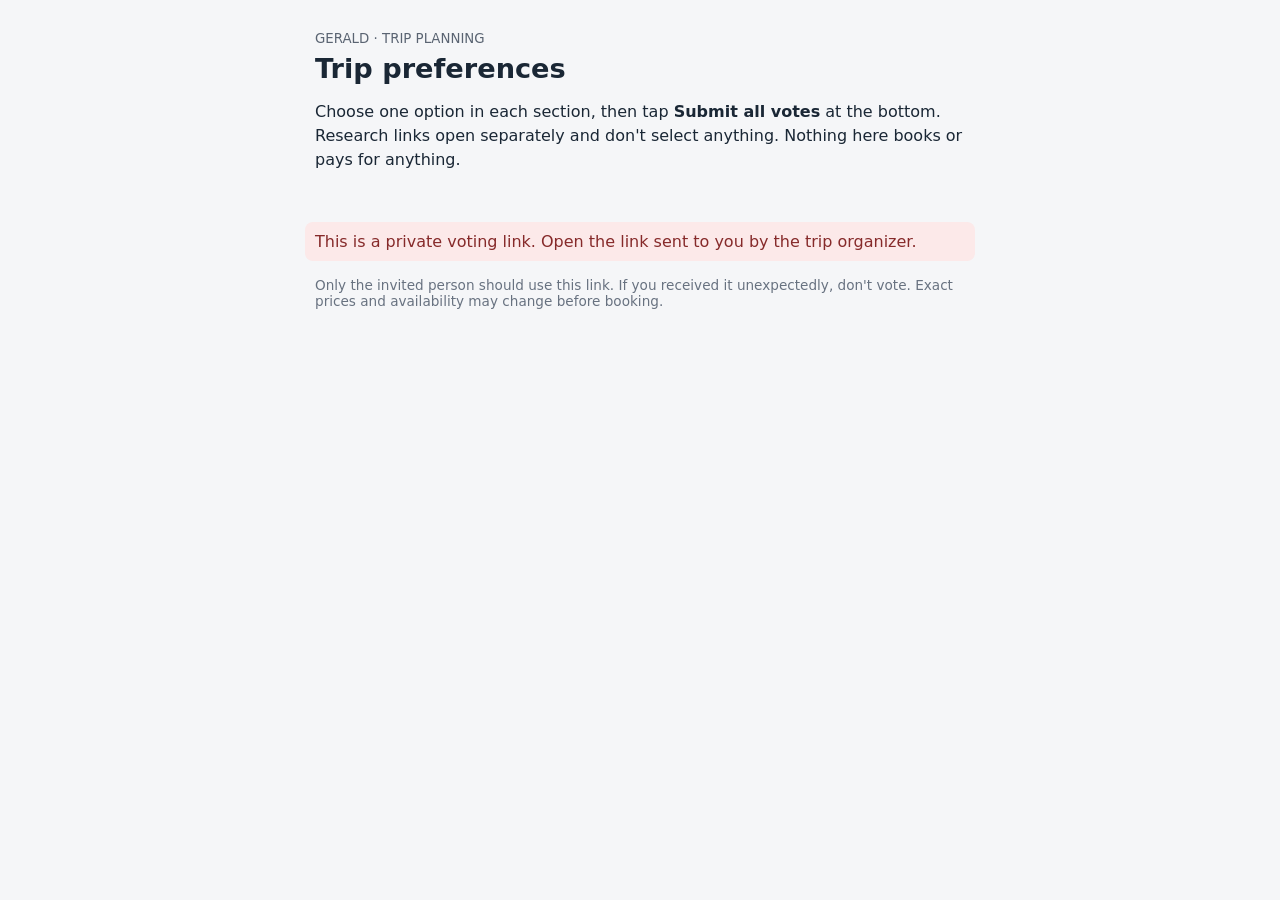
<file: index.html>
<!doctype html>
<html lang="en"><head><meta charset="utf-8"><meta name="viewport" content="width=device-width,initial-scale=1">
<meta name="referrer" content="no-referrer">
<meta http-equiv="Content-Security-Policy" content="default-src 'none'; script-src 'unsafe-inline'; style-src 'unsafe-inline'; connect-src https://splsniqrunknnwhccrxo.supabase.co; img-src https://www.frenchlick.com; base-uri 'none'; form-action 'none'">
<title>Gerald Trip Decisions</title>
<style>
:root{color-scheme:light;font:16px system-ui,-apple-system,sans-serif;background:#f5f6f8;color:#1a2735}
body{max-width:1080px;margin:auto;padding:20px 16px 70px}header{padding:8px 0 16px;max-width:650px;margin:auto}#ballots,#status,#trip-note,body>footer{max-width:650px;margin:auto}#status{margin-bottom:16px}#trip-note{margin-bottom:18px}
h1{font-size:1.7rem;margin:6px 0}h2{font-size:1.16rem;margin:0 0 4px}
p{line-height:1.5}small,.hint{color:#5a6472}.card{background:white;border:1px solid #dae0e5;border-radius:14px;padding:20px;margin-bottom:18px;box-shadow:0 3px 10px #1d2b3910}
.choice{display:flex;align-items:flex-start;gap:12px;padding:14px;margin:10px 0;border:1px solid #dce0e4;border-radius:10px;cursor:pointer}
.choice input{margin-top:4px;accent-color:#184b72;min-width:18px;height:18px}
.choice strong{display:block}.choice span{display:block;color:#4e5864;font-size:.9rem;margin-top:4px}.research{display:flex;flex-wrap:wrap;gap:14px;margin:-2px 0 15px 31px;font-size:.88rem}.research a{color:#15547d;font-weight:600;padding:4px 0}.trip-note{background:#e8f3fa;border-left:4px solid #236c99;padding:13px 16px;margin-bottom:18px;border-radius:8px;line-height:1.55}
button{background:#173e5d;color:white;border:0;border-radius:9px;padding:11px 16px;font-weight:600;font-size:1rem;cursor:pointer}
button:disabled{opacity:.55}.notice{padding:10px;border-radius:8px;background:#e8f3e9;color:#244b2e}
.error{background:#fce9e9;color:#862a2a}.saved{color:#166534;font-weight:600}.footer-actions{padding:18px 4px 24px;position:relative}.primary{width:100%;min-height:52px;background:#175a86}.secondary{background:white;color:#175a86;border:1px solid #175a86}.done{text-align:center;padding:34px 24px}.done h2{font-size:1.75rem}.check{font-size:3rem;color:#187349}.vote-count{font-weight:600;color:#184b72;margin:10px 0}.summary{text-align:left;margin:20px 0}.summary div{padding:12px 0;border-bottom:1px solid #e4e9ed}.summary strong{display:block}.summary span{display:block;color:#526171;font-size:.9rem;margin-top:4px}footer{font-size:.85rem;color:#687280}.feedback-panel{margin-top:24px;padding:20px 0 5px;border-top:2px solid #e2eaf0;text-align:left}.feedback-panel h3{font-size:1.12rem;color:#163d59;margin:0 0 8px}.feedback-panel p{font-size:.92rem;color:#596779}.feedback-panel textarea{box-sizing:border-box;width:100%;min-height:125px;resize:vertical;border:1px solid #bac9d5;border-radius:10px;padding:13px;font:inherit;line-height:1.45;background:white;color:#1a2735}.feedback-panel textarea:focus{outline:2px solid #267ba4;outline-offset:1px}.feedback-panel button{margin-top:12px}.feedback-result{font-size:.91rem;margin:10px 0 3px;min-height:1.3em}.feedback-result.error{padding:10px;border-radius:6px}

.week-section{margin:10px 0 28px}.week-section h2{font-size:1.4rem}.week-section>p{color:#536572}
.week-scroll{overflow-x:auto;padding:4px 0 12px}.week-days{display:grid;grid-template-columns:repeat(7,minmax(138px,1fr));min-width:1000px;gap:8px}
.week-day{background:#fff;border:1px solid #d5dfe7;border-top:4px solid #327793;border-radius:9px;padding:14px 11px;min-width:0}
.week-day h3{font-size:1rem;margin:0 0 12px;color:#15425f}.week-day p{margin:8px 0;font-size:.9rem;line-height:1.5;overflow-wrap:anywhere}.week-day strong{display:block;font-size:.75rem;text-transform:uppercase;letter-spacing:.04em;color:#546d7c;margin-bottom:3px}
.week-footer{font-size:.92rem}.ideas-grid{display:grid;grid-template-columns:repeat(2,minmax(0,1fr));gap:12px}.idea{border-bottom:1px solid #d5dfe7;padding:12px 0}.idea h3{font-size:1rem;margin:0 0 5px}.idea p{font-size:.92rem;margin:6px 0}.idea .research{margin:8px 0}.ideas-hint{font-size:.92rem}
@media(max-width:600px){.ideas-grid{grid-template-columns:1fr}.week-days{min-width:1050px}.week-day{padding:12px}.week-section>p{font-size:.92rem}}
.activity-photo{margin:12px 0}.activity-photo img{display:block;width:100%;max-height:250px;object-fit:cover;border-radius:9px}.activity-photo figcaption{font-size:.75rem;color:#60717c;margin-top:4px}
</style></head><body>
<header><small>GERALD · TRIP PLANNING</small><h1>Trip preferences</h1>
<p>Choose one option in each section, then tap <b>Submit all votes</b> at the bottom. Research links open separately and don't select anything. Nothing here books or pays for anything.</p></header><aside id="trip-note"></aside>
<section id="week-overview"></section><section id="activity-ideas"></section>
<div id="status" role="status">Loading your invitation…</div><main id="ballots"></main>
<footer>Only the invited person should use this link. If you received it unexpectedly, don't vote. Exact prices and availability may change before booking.</footer>
<script>
const BASE='https://splsniqrunknnwhccrxo.supabase.co/functions/v1/gerald-trip-vote';
const params=new URLSearchParams(location.hash.slice(1));
const supplied=params.get('token');
if(supplied && /^[a-f0-9]{64}$/.test(supplied)){sessionStorage.setItem('gerald_trip_invite_v1',supplied);history.replaceState(null,'',location.pathname)}
const token=sessionStorage.getItem('gerald_trip_invite_v1');
const status=document.getElementById('status'), root=document.getElementById('ballots'), tripNote=document.getElementById('trip-note');
const placeQueries={
  7:'Hotel LeVeque 50 W Broad St Columbus Ohio',
  8:'Le Meridien Columbus The Joseph 620 N High St Columbus Ohio',
  13:'Pins Mechanical Co 141 N 4th St Columbus Ohio',
  14:'cocktail lounges downtown Columbus Ohio',
  16:'Greater Columbus Convention Center 400 N High St Columbus Ohio',
  17:'Greater Columbus Convention Center 400 N High St Columbus Ohio',
  18:'Jeff Ruby Steakhouse 89 E Nationwide Blvd Columbus Ohio',
  19:'downtown Columbus Ohio restaurants',
  20:'Greater Columbus Convention Center 400 N High St Columbus Ohio',
  21:'downtown Columbus Ohio bars',
  23:'National Veterans Memorial and Museum Columbus Ohio',
  24:'Greater Columbus Convention Center 400 N High St Columbus Ohio',
  25:'brunch downtown Columbus Ohio',
  28:'Hampton Inn and Suites Columbus Downtown 501 N High St Columbus Ohio',
  39:'Metropolitan at The 9 Cleveland Ohio',
  40:'Residence Inn by Marriott Cleveland Downtown',
  41:'Marble Room Steaks and Raw Bar Cleveland Ohio',
  42:'Il Rione Pizzeria Cleveland Ohio',
  43:'Superelectric Pinball Parlor Cleveland Ohio',
  45:'Rocket Arena Cleveland Ohio',
  47:'Five Iron Golf Cleveland Downtown Ohio',
  48:'West Side Market Cleveland Ohio'
};
const eventUrls={
  7:'https://www.marriott.com/en-us/hotels/cmhak-hotel-leveque-autograph-collection/overview/',
  8:'https://www.marriott.com/en-us/hotels/cmhdm-le-meridien-columbus-the-joseph/overview/',
  13:'https://www.pinsbar.com/locations/columbus',
  16:'https://galaxycon.com/pages/galaxycon-columbus-special-events',
  17:'https://galaxycon.com/pages/galaxycon-columbus-special-events',
  18:'https://www.jeffruby.com/columbus',
  20:'https://galaxycon.com/pages/galaxycon-columbus-special-events',
  23:'https://nationalvmm.org/visit/tickets/',
  24:'https://galaxycon.com/pages/galaxycon-columbus',
  28:'https://www.hilton.com/en/hotels/cmhhshx-hampton-suites-columbus-downtown/',
  39:'https://www.marriott.com/en-us/hotels/cleak-metropolitan-at-the-9-autograph-collection/overview/',
  40:'https://www.marriott.com/en-us/hotels/cleri-residence-inn-cleveland-downtown/overview/',
  41:'https://www.exploretock.com/marbleroomsteaksandrawbar/search?date=2026-11-20&size=3&time=19%3A30',
  42:'https://www.ilrionepizzeria.com/info',
  43:'https://www.superelectric.tv/faq',
  45:'https://clevelandmonsters.com/schedule/home',
  47:'https://booking.fiveirongolf.com/select-experience?experience=simulator&location=cleveland-downtown',
  48:'https://westsidemarket.org/location/hours/'
};
function placeLink(text,url){const a=el('a',text);a.href=url;a.target='_blank';a.rel='noopener noreferrer';return a;}
function lookupLinks(optionId,choice={}){
  const links=el('div','','research');
  const query=choice.maps_query||placeQueries[optionId];
  if(query)links.append(placeLink(optionId===27?'Neighborhood map ↗':'Google Maps ↗','https://www.google.com/maps/search/?api=1&query='+encodeURIComponent(query)));
  const official=choice.official_url||eventUrls[optionId];
  if(official&&/^https:\/\//.test(official))links.append(placeLink(optionId===27?'Airbnb listing ↗':'Official details ↗',official));
  return links;
}
const el=(tag,text='',cls='')=>{const x=document.createElement(tag);x.textContent=text;if(cls)x.className=cls;return x};
async function call(route,body){
 const controller=new AbortController();
 const timeout=setTimeout(()=>controller.abort(),20000);
 try{
  const r=await fetch(BASE+route,{method:'POST',headers:{'Content-Type':'application/json','Authorization':'Bearer '+token},body:JSON.stringify(body),signal:controller.signal});
  const data=await r.json();
  if(!r.ok)throw Error(data.error||'Request failed');
  return data;
 }finally{clearTimeout(timeout)}
}
function show(message,isError=false){
 status.textContent=message;status.className=isError?'notice error':'notice';
}
let ballots=[];
let presentation={};
function makeActivityPhoto(choice){
 if(typeof choice.image_url!=='string'||!choice.image_url.startsWith('https://www.frenchlick.com/files/'))return null;
 const figure=el('figure','','activity-photo'),img=document.createElement('img');
 img.src=choice.image_url;img.alt=choice.image_alt||choice.title||'Activity photo';
 img.loading='lazy';img.referrerPolicy='no-referrer';
 img.addEventListener('error',()=>figure.remove());figure.append(img);
 if(choice.image_credit)figure.append(el('figcaption',choice.image_credit));
 return figure;
}
function renderPlanningOverview(){
 const week=document.getElementById('week-overview'), ideas=document.getElementById('activity-ideas');
 week.replaceChildren();ideas.replaceChildren();
 const days=Array.isArray(presentation.week_days)?presentation.week_days.slice(0,7):[];
 if(days.length){
  week.className='week-section';week.append(el('h2',presentation.week_title||'Your week at a glance'));
  week.append(el('p',presentation.week_help||'Draft options. Swipe sideways on your phone to see the whole week.'));
  const scroll=el('div','','week-scroll');scroll.setAttribute('role','region');scroll.setAttribute('aria-label','Seven-day trip overview');
  const strip=el('div','','week-days');
  days.forEach(day=>{
   const card=el('article','','week-day');card.append(el('h3',day.label||'Day'));
   for(const [key,label] of [['main','Main plan'],['optional','Options'],['pace','Downtime']]){
    if(day[key]){const p=el('p');p.append(el('strong',label),el('span',day[key]));card.append(p);}
   }
   strip.append(card);
  });
  scroll.append(strip);week.append(scroll);
  if(presentation.week_footer)week.append(el('p',presentation.week_footer,'week-footer'));
 }
 const activities=Array.isArray(presentation.activity_ideas)?presentation.activity_ideas.slice(0,6):[];
 if(activities.length){
  ideas.className='week-section';ideas.append(el('h2','More ideas for your free time'));
  ideas.append(el('p','These are optional alternatives, not extra commitments. Choose your Thursday favorite below; mention other interests in your response note.','ideas-hint'));
  const grid=el('div','','ideas-grid');
  activities.forEach(idea=>{
   const card=el('article','','idea');card.append(el('h3',idea.title||'Activity idea'));
   const photo=makeActivityPhoto(idea);if(photo)card.append(photo);
   if(idea.description)card.append(el('p',idea.description));
   const links=lookupLinks(null,idea);if(links.childElementCount)card.append(links);
   grid.append(card);
  });
  ideas.append(grid);
 }
}
function applyPresentation(data){
 presentation=data.presentation||{};
 renderPlanningOverview();
 document.querySelector('header h1').textContent=presentation.heading||data.trip_title||'Trip preferences';
 document.querySelector('header p').textContent=presentation.intro||'Choose one option per section and Submit all votes. Links open separately. Nothing here books or pays for anything.';
}
const chosen=new Map();
const committed=new Map();
let submitting=false;
let savedFeedback='';
let feedbackSaving=false;
const pendingRequestIds=new Map();
function countSelected(){return ballots.filter(b=>chosen.has(b.poll_id)).length}
function updateProgress(){
 const count=countSelected();
 const progress=document.getElementById('progress');
 if(progress)progress.textContent=count+' of '+ballots.length+' choices selected';
 const submit=document.getElementById('submit-all');
 if(submit)submit.textContent=count===ballots.length?'Submit all '+ballots.length+' votes':'Select all '+ballots.length+' choices to vote';
}
function renderBallots(){
 root.replaceChildren();
 tripNote.textContent='';
 if(presentation.trip_note){tripNote.className='trip-note';tripNote.textContent=presentation.trip_note;}
 else if(ballots.some(b=>b.poll_id===3)){
  tripNote.className='trip-note';
  tripNote.textContent='Saturday is our GalaxyCon day: roughly 10 AM–4:30 PM, including lunch and whatever panels are published. Protect hotel downtime about 5–6:45 PM before choosing ONE evening plan. The detailed panel schedule is still pending.';
 }
 ballots.forEach((ballot,index)=>{
  const card=el('section','','card');card.id='poll-'+ballot.poll_id;
  const head=el('h2',(index+1)+'. '+ballot.title);
  card.append(head);
  const current=committed.get(ballot.poll_id);
  if(current!==null&&current!==undefined)card.append(el('small','Previously saved. You may change this choice.','saved'));
  const choices=el('div');
  ballot.options.forEach(choice=>{
   const label=el('label','','choice');
   const radio=document.createElement('input');
   radio.type='radio';
   radio.name='vote-'+ballot.poll_id;
   radio.value=String(choice.id);
   radio.checked=chosen.get(ballot.poll_id)===choice.id;
   radio.addEventListener('change',()=>{
    chosen.set(ballot.poll_id,choice.id);
    updateProgress();
   });
   const details=el('div');
   details.append(el('strong',choice.title));
   if(choice.description)details.append(el('span',choice.description));
   if(choice.estimated_cost!==null){
    const label=(choice.id===7||choice.id===8)?'Expired historical hotel + convention estimate: $':'Estimate, not a confirmed booking quote: $';
    details.append(el('span',label+choice.estimated_cost));
   }
   label.append(radio,details);
   const entry=el('div');
   const photo=makeActivityPhoto(choice);if(photo)entry.append(photo);
   entry.append(label);
   const research=lookupLinks(choice.id,choice);
   if(research.childElementCount)entry.append(research);
   choices.append(entry);
  });
  card.append(choices);root.append(card);
 });
 const actions=el('section','','footer-actions');
 const progress=el('p','','vote-count');progress.id='progress';
 const submit=el('button','Submit all '+ballots.length+' votes','primary');submit.id='submit-all';
 submit.type='button';submit.addEventListener('click',submitAll);
 const note=el('p','One button saves your selections. You will see a confirmation when all answers are recorded.','hint');
 actions.append(progress,submit,note);root.append(actions);updateProgress();
 show('Your answers are private to the organizer. Nothing is saved until you use the button below.');
}
function makeFeedbackPanel(){
 const panel=el('section','','feedback-panel');
 panel.append(el('h3',presentation.feedback_title||'Any other ideas or requests?'));
 panel.append(el('p',presentation.feedback_help||'Optional: share an activity, meal or other request. Gerald will review these alongside everyone’s votes before planning the final itinerary.'));
 const field=document.createElement('textarea');
 field.id='additional-requests';
 field.rows=5;field.maxLength=2000;
 field.setAttribute('aria-label',presentation.collect_attendance?'Arrival, departure, overnight dates and requests':'Additional trip requests');
 field.placeholder=presentation.feedback_placeholder||'Share an activity, meal or other request…';
 field.value=savedFeedback;
 const feedbackStatus=el('div','','feedback-result');feedbackStatus.id='feedback-result';
 feedbackStatus.setAttribute('role','status');
 const count=el('small',presentation.collect_attendance?'Up to 2,000 characters. Not sure yet is a valid answer.':'Up to 2,000 characters. Leave blank if you have nothing to add.');
 const save=el('button',savedFeedback?'Update my answers':'Save my answers','secondary');
 save.type='button';save.id='save-feedback';
 if(!savedFeedback)save.disabled=true;
 const updateButton=()=>{
  const desired=field.value.trim();
  save.disabled=feedbackSaving||(desired===savedFeedback);
  save.textContent=!desired&&savedFeedback?'Remove my request':savedFeedback?'Update my answers':'Save my answers';
  count.textContent=field.value.length+' / 2,000 characters'+(presentation.collect_attendance?' · Not sure yet is a valid answer':' · Optional');
 };
 field.addEventListener('input',updateButton);
 save.addEventListener('click',async()=>{
  if(feedbackSaving)return;
  const desired=field.value.trim();
  if(desired===savedFeedback)return;
  feedbackSaving=true;save.disabled=true;field.disabled=true;
  feedbackStatus.className='feedback-result';
  feedbackStatus.textContent='Saving your request…';
  try{
   const result=await call('/feedback',{note:desired});
   if(!result.saved||result.feedback_text!==desired)throw Error('Save was not confirmed');
   const verification=await call('/ballot',{});
   if((verification.feedback_text??'')!==desired)throw Error('Saved note could not be verified');
   savedFeedback=desired;
   feedbackStatus.textContent=desired?(presentation.collect_attendance?'Dates and requests saved. Gerald will use them when planning.':'Request saved. Gerald will consider it when building the final agenda.'):'Your answers have been removed.';
  }catch(e){
   feedbackStatus.className='feedback-result error';
   feedbackStatus.textContent='Unable to confirm request ('+e.message+'). Your preference votes are still saved. Refresh to check before trying again.';
  }finally{
   feedbackSaving=false;field.disabled=false;updateButton();
  }
 });
 panel.append(field,count,save,feedbackStatus);
 return panel;
}
function showDone(){
 tripNote.replaceChildren();root.replaceChildren();
 const section=el('section','','card done');
 section.append(el('div','✓','check'));
 section.append(el('h2',presentation.collect_attendance?'Preferences saved. Now add your dates below.':'All done. Your votes are saved!'));
 section.append(el('p',presentation.collect_attendance?'Tell Gerald when you expect to arrive, leave and stay overnight. Not sure yet is fine. Save your answers separately; you can return and edit them.':'You have voted on all '+ballots.length+' decisions. You can safely close this browser tab.'));
 section.append(el('p','Matt will handle the rest of the planning. Apparently, as usual.','hint'));
 const summary=el('div','','summary');
 ballots.forEach(b=>{
  const choice=b.options.find(o=>o.id===committed.get(b.poll_id));
  const item=el('div');
  item.append(el('strong',b.title));
  item.append(el('span',choice?choice.title:'Not recorded'));
  summary.append(item);
 });
 section.append(summary);
 const edit=el('button','Review or change my votes','secondary');
 edit.type='button';
 edit.addEventListener('click',()=>{renderBallots();window.scrollTo(0,0)});
 section.append(edit);
 section.append(makeFeedbackPanel());
 root.append(section);
 show('All '+ballots.length+' votes are saved.');
 window.scrollTo(0,0);
}
async function submitAll(){
 if(submitting)return;
 const missing=ballots.find(b=>!chosen.has(b.poll_id));
 if(missing){
  show('Please choose an answer for all '+ballots.length+' questions before submitting.',true);
  const card=document.getElementById('poll-'+missing.poll_id);
  if(card)card.scrollIntoView({behavior:'smooth',block:'start'});
  return;
 }
 submitting=true;
 const desired=new Map(chosen);
 const button=document.getElementById('submit-all');
 if(button)button.disabled=true;
 const radios=[...root.querySelectorAll('input[type="radio"]')];
 radios.forEach(input=>{input.disabled=true});
 let failure=null;
 try{
  const changed=ballots.filter(b=>desired.get(b.poll_id)!==committed.get(b.poll_id));
  for(let index=0;index<changed.length;index++){
   const ballot=changed[index],selected=desired.get(ballot.poll_id);
   show('Saving '+(index+1)+' of '+changed.length+' updated choices…');
   const pending=pendingRequestIds.get(ballot.poll_id);
   const requestId=pending?.selected===selected?pending.id:crypto.randomUUID();
   pendingRequestIds.set(ballot.poll_id,{selected,id:requestId});
   const result=await call('/vote',{poll_id:ballot.poll_id,option_id:selected,request_id:requestId});
   if(!result.accepted||result.option_id!==selected)throw Error('Vote confirmation did not match');
   committed.set(ballot.poll_id,selected);
   pendingRequestIds.delete(ballot.poll_id);
  }
 }catch(e){failure=e}
 // Always attempt authoritative readback: a timed-out vote may actually have saved.
 try{
  show('Verifying the database records…');
  const latest=await call('/ballot',{});
  if(latest.ballots.length!==ballots.length)throw Error('Ballot count changed');
  ballots=latest.ballots;
  savedFeedback=latest.feedback_text??'';
  latest.ballots.forEach(b=>{
   committed.set(b.poll_id,b.selected_option_id);
   if(b.selected_option_id===desired.get(b.poll_id))pendingRequestIds.delete(b.poll_id);
  });
  if(latest.ballots.every(b=>b.selected_option_id===desired.get(b.poll_id))){
   showDone();
   submitting=false;
   return;
  }
  const verified=latest.ballots.filter(b=>b.selected_option_id===desired.get(b.poll_id)).length;
  failure=new Error(verified+' of '+latest.ballots.length+' choices are confirmed. Your other selections are still visible; try Submit again to finish.');
 }catch(e){
  if(!failure)failure=e;
 }
 show('Not all votes are verified: '+failure.message+' You can safely retry; already-saved selections will not be resubmitted.',true);
 radios.forEach(input=>{input.disabled=false});
 if(button)button.disabled=false;
 submitting=false;
}
async function load(){
 if(!token){show('This is a private voting link. Open the link sent to you by the trip organizer.',true);return}
 try{
  const data=await call('/ballot',{});
  applyPresentation(data);
  ballots=data.ballots;
  savedFeedback=data.feedback_text??'';
  if(!ballots.length){show('No ballots are currently open. Check with the organizer if you expected one.');return}
  ballots.forEach(b=>{
   committed.set(b.poll_id,b.selected_option_id);
   if(b.selected_option_id!==null)chosen.set(b.poll_id,b.selected_option_id);
  });
  if(ballots.every(b=>b.selected_option_id!==null))showDone();
  else renderBallots();
 }catch(e){show('Could not load ballot: '+e.message,true)}
}
load();
</script></body></html>
</file>
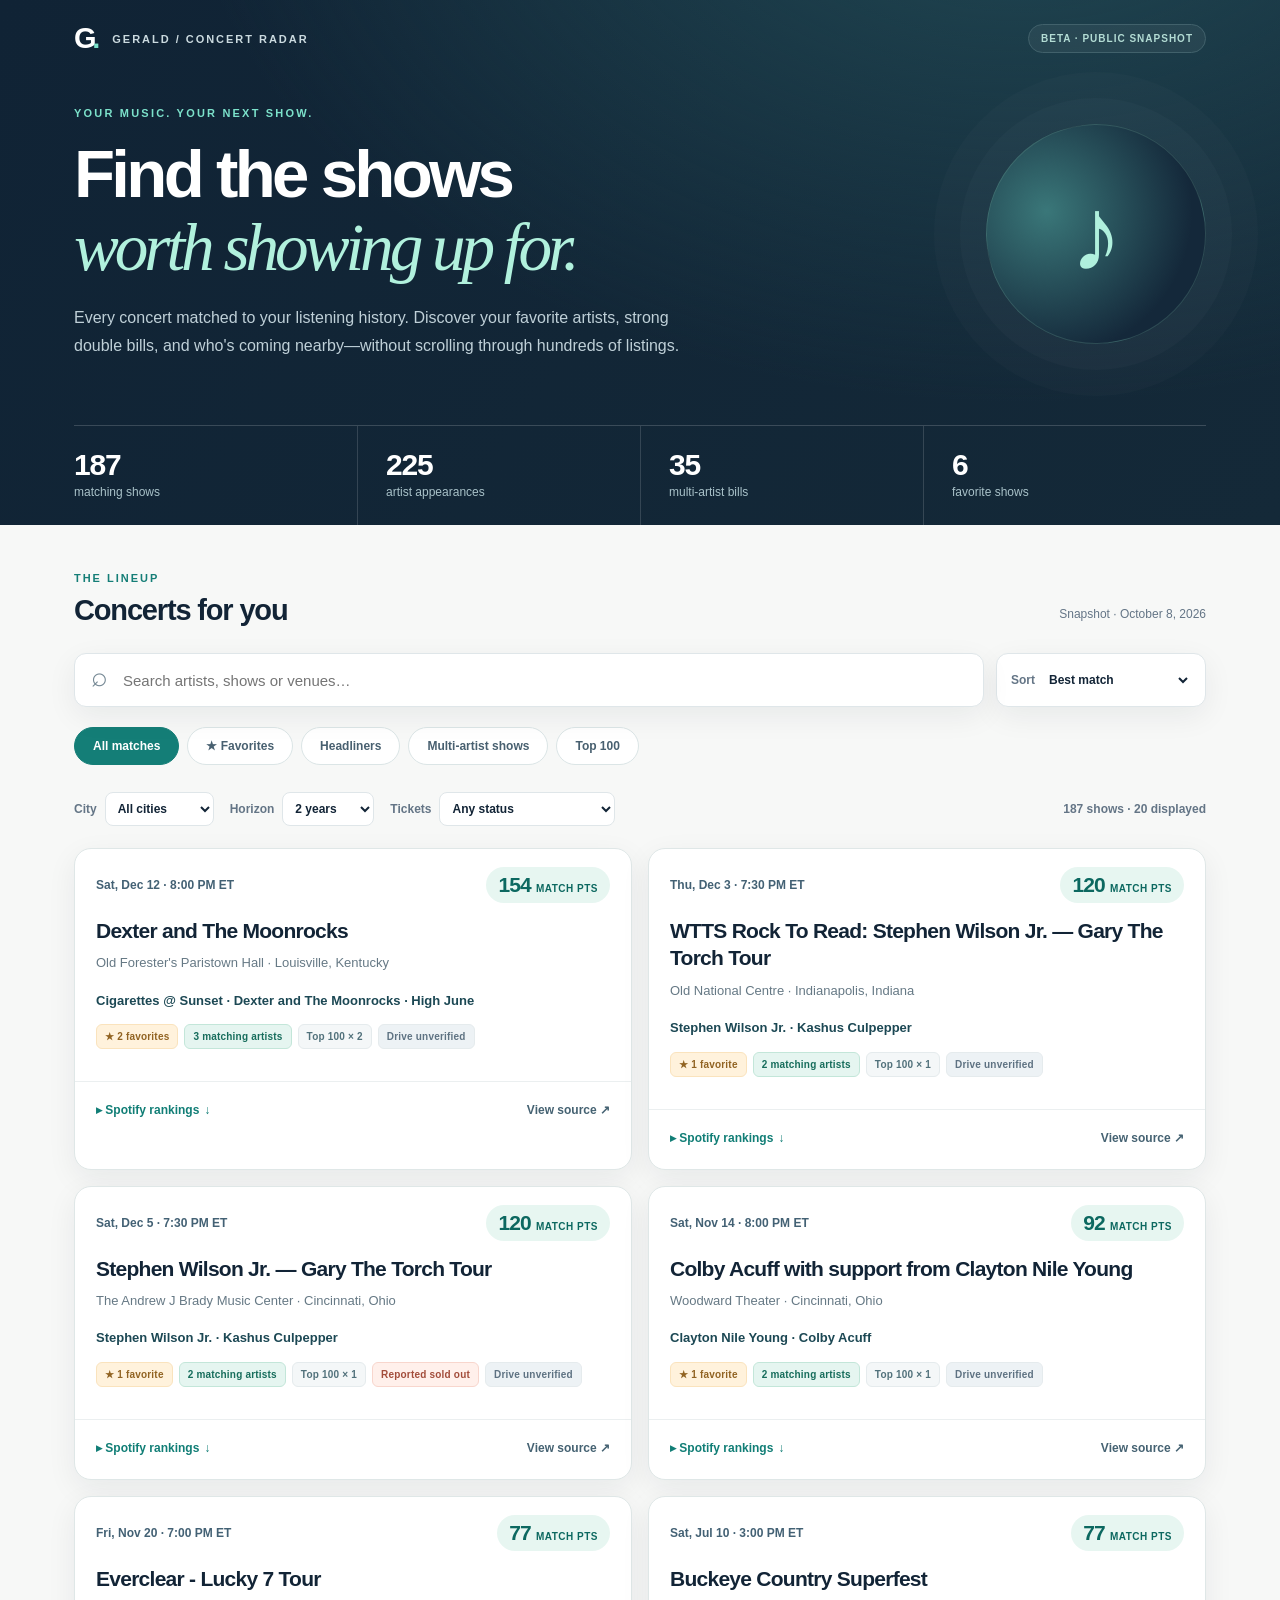
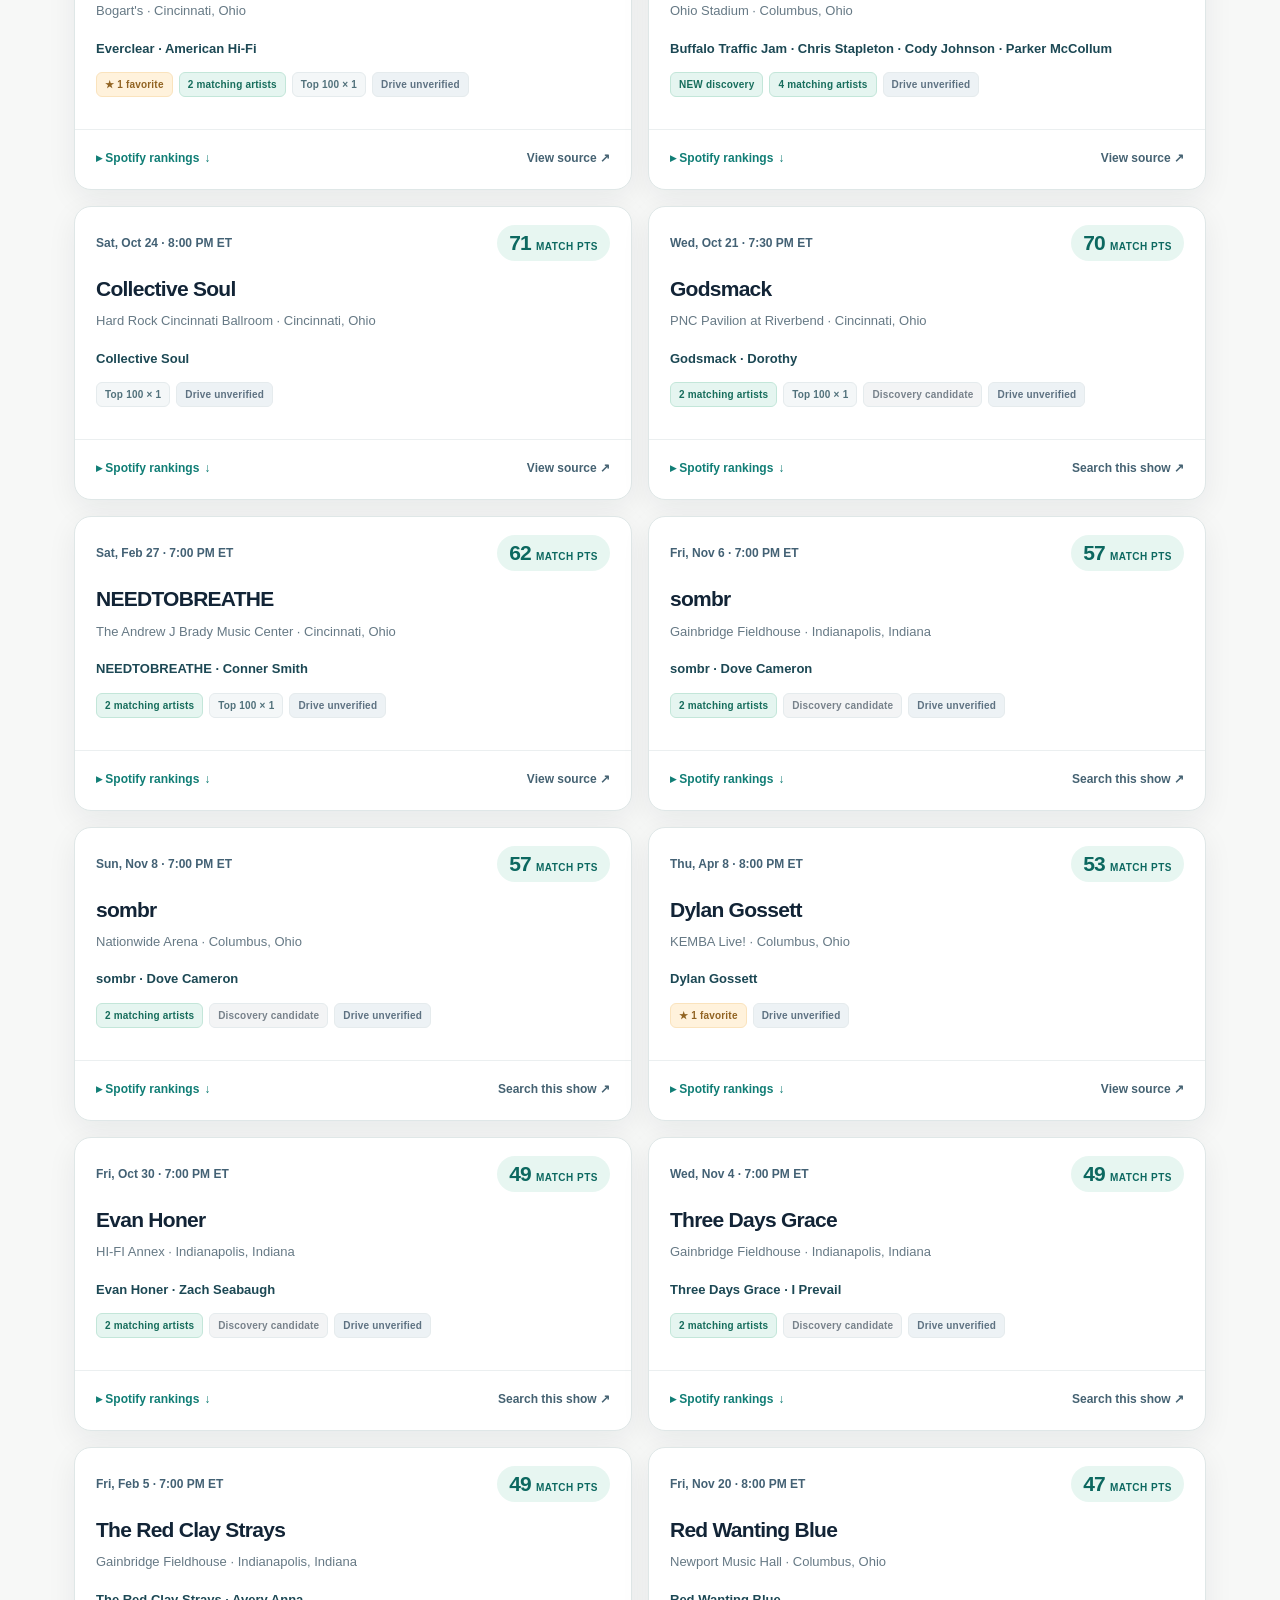
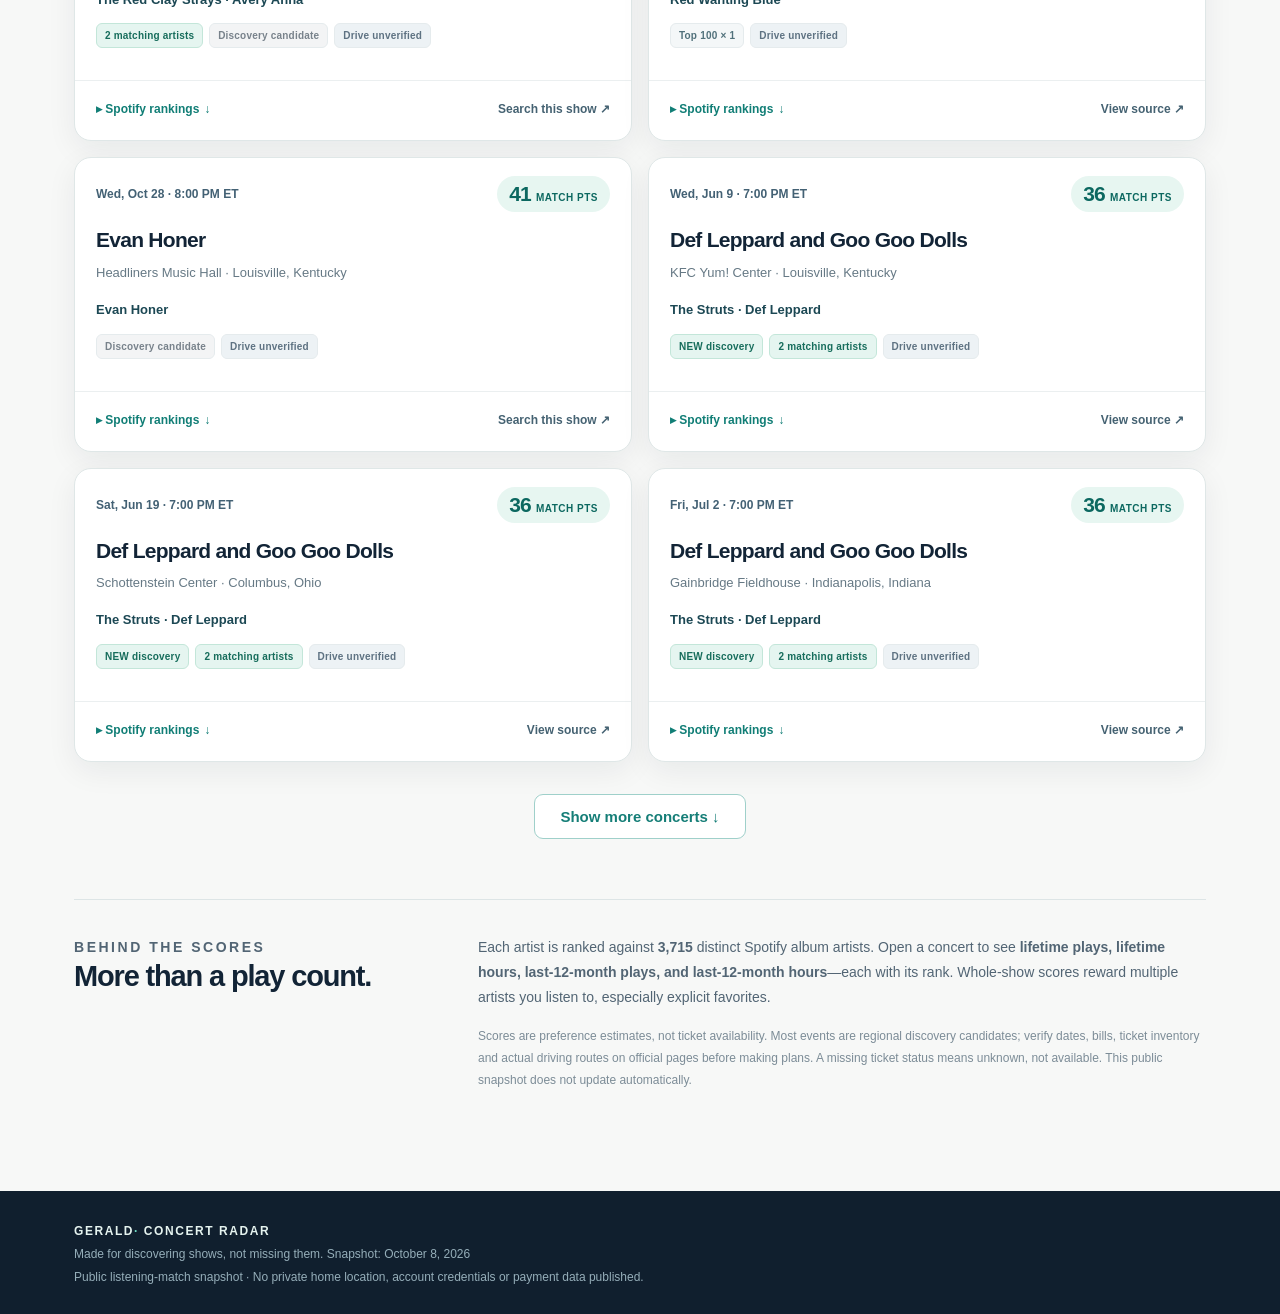
<file: concerts/index.html>
<!doctype html>
<html lang="en">
<head>
  <meta charset="utf-8">
  <meta name="viewport" content="width=device-width,initial-scale=1,viewport-fit=cover">
  <meta name="referrer" content="no-referrer">
  <meta http-equiv="Content-Security-Policy" content="default-src 'none'; script-src 'self'; style-src 'self'; connect-src 'self'; img-src 'none'; font-src 'none'; base-uri 'none'; object-src 'none'; form-action 'none'">
  <meta name="theme-color" content="#101f2e">
  <meta name="description" content="Gerald Concert Radar — find the regional concerts that match your Spotify listening history.">
  <title>Gerald Concert Radar</title>
  <link rel="stylesheet" href="./app.css">
  <script src="./app.js" defer></script>
</head>
<body>
  <a href="#results" class="skip">Skip to concerts</a>
  <header class="mast">
    <div class="wrap">
      <div class="mast-row"><span class="logo" aria-hidden="true">G<span class="dot">.</span></span><span class="eyebrow">GERALD / CONCERT RADAR</span><span class="tag">BETA · PUBLIC SNAPSHOT</span></div>
      <div class="hero">
        <div>
          <p class="hero-kicker">Your music. Your next show.</p>
          <h1>Find the shows<br><em>worth showing up for.</em></h1>
          <p class="intro">Every concert matched to your listening history. Discover your favorite artists, strong double bills, and who's coming nearby—without scrolling through hundreds of listings.</p>
        </div>
        <div class="orb" aria-hidden="true"><span>♪</span></div>
      </div>
      <div class="statbar" aria-label="Concert inventory summary">
        <div><strong id="stat-shows">—</strong><span>matching shows</span></div>
        <div><strong id="stat-artists">—</strong><span>artist appearances</span></div>
        <div><strong id="stat-pairings">—</strong><span>multi-artist bills</span></div>
        <div><strong id="stat-favorites">—</strong><span>favorite shows</span></div>
      </div>
    </div>
  </header>
  <main class="wrap">
    <section class="controls" aria-label="Concert filters">
      <div class="section-title"><div><p class="overline">THE LINEUP</p><h2>Concerts for you</h2></div><p class="snapshot" id="snapshot-date">Loading snapshot…</p></div>
      <div class="search-row">
        <label class="search-box"><span class="visually-hidden">Search artists, venues or cities</span><span class="search-icon" aria-hidden="true">⌕</span><input id="search" type="search" autocomplete="off" placeholder="Search artists, shows or venues…" aria-label="Search artists, shows or venues"></label>
        <label class="select-box"><span>Sort</span><select id="sort" aria-label="Sort concerts">
          <option value="score">Best match</option><option value="date">Show date</option><option value="recent">Recent listening</option><option value="lifetime">Lifetime listening</option><option value="lineup">Most matched artists</option>
        </select></label>
      </div>
      <div class="chiprow" role="group" aria-label="Filter concert types">
        <button type="button" data-filter="all" class="chip active" aria-pressed="true">All matches</button>
        <button type="button" data-filter="favorites" class="chip" aria-pressed="false">★ Favorites</button>
        <button type="button" data-filter="headliners" class="chip" aria-pressed="false">Headliners</button>
        <button type="button" data-filter="multi" class="chip" aria-pressed="false">Multi-artist shows</button>
        <button type="button" data-filter="top100" class="chip" aria-pressed="false">Top 100</button>
      </div>
      <div class="filter-row">
        <label>City <select id="city"><option value="all">All cities</option></select></label>
        <label>Tickets <select id="tickets"><option value="all">Any status</option><option value="not-sold-out">Exclude known sold out</option><option value="sold-out">Known sold out</option></select></label>
        <span class="resultcount" id="result-count" role="status" aria-live="polite"></span>
      </div>
    </section>
    <section id="results" class="concert-grid" aria-label="Ranked concerts" aria-live="off">
      <div class="loading">Loading the concert radar…</div>
    </section>
    <div id="empty" class="empty" hidden><h3>No matches found.</h3><p>Try clearing your search or choosing another filter.</p><button id="reset" class="reset" type="button">Reset filters</button></div>
    <div class="pagination"><button id="more" type="button" hidden>Show more concerts ↓</button></div>
    <section class="about" aria-label="How rankings work">
      <div><p class="overline">BEHIND THE SCORES</p><h2>More than a play count.</h2></div>
      <p>Each artist is ranked against <strong id="artist-total">3,715</strong> distinct Spotify album artists. Open a concert to see <strong>lifetime plays, lifetime hours, last-12-month plays, and last-12-month hours</strong>—each with its rank. Whole-show scores reward multiple artists you listen to, especially explicit favorites.</p>
      <p class="fine">Scores are preference estimates, not ticket availability. Most events are regional discovery candidates; verify dates, bills, ticket inventory and actual driving routes on official pages before making plans. A missing ticket status means unknown, not available. This public snapshot does not update automatically.</p>
    </section>
  </main>
  <footer class="footer"><div class="wrap"><strong>GERALD<span>·</span> CONCERT RADAR</strong><p>Made for discovering shows, not missing them. <span id="footer-asof"></span></p><p>Public listening-match snapshot · No private home location, account credentials or payment data published.</p></div></footer>
</body>
</html>
</file>
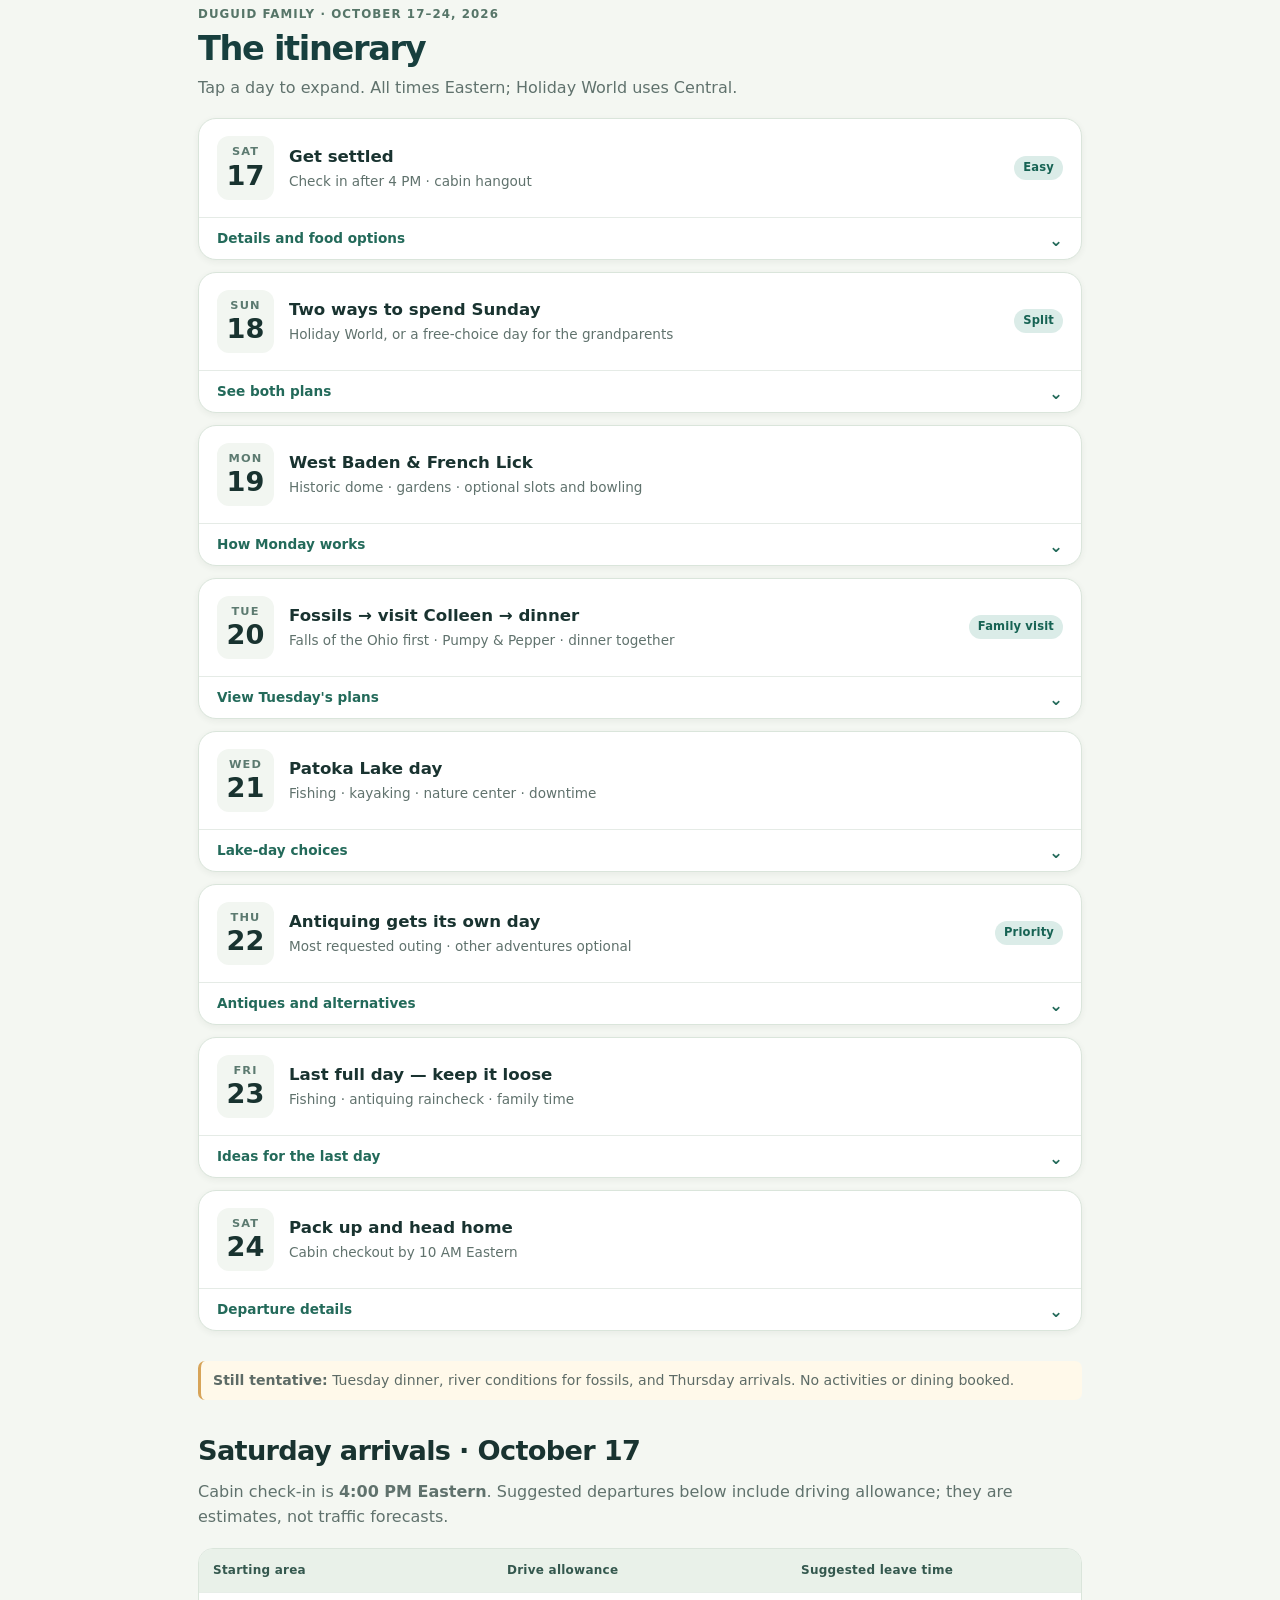
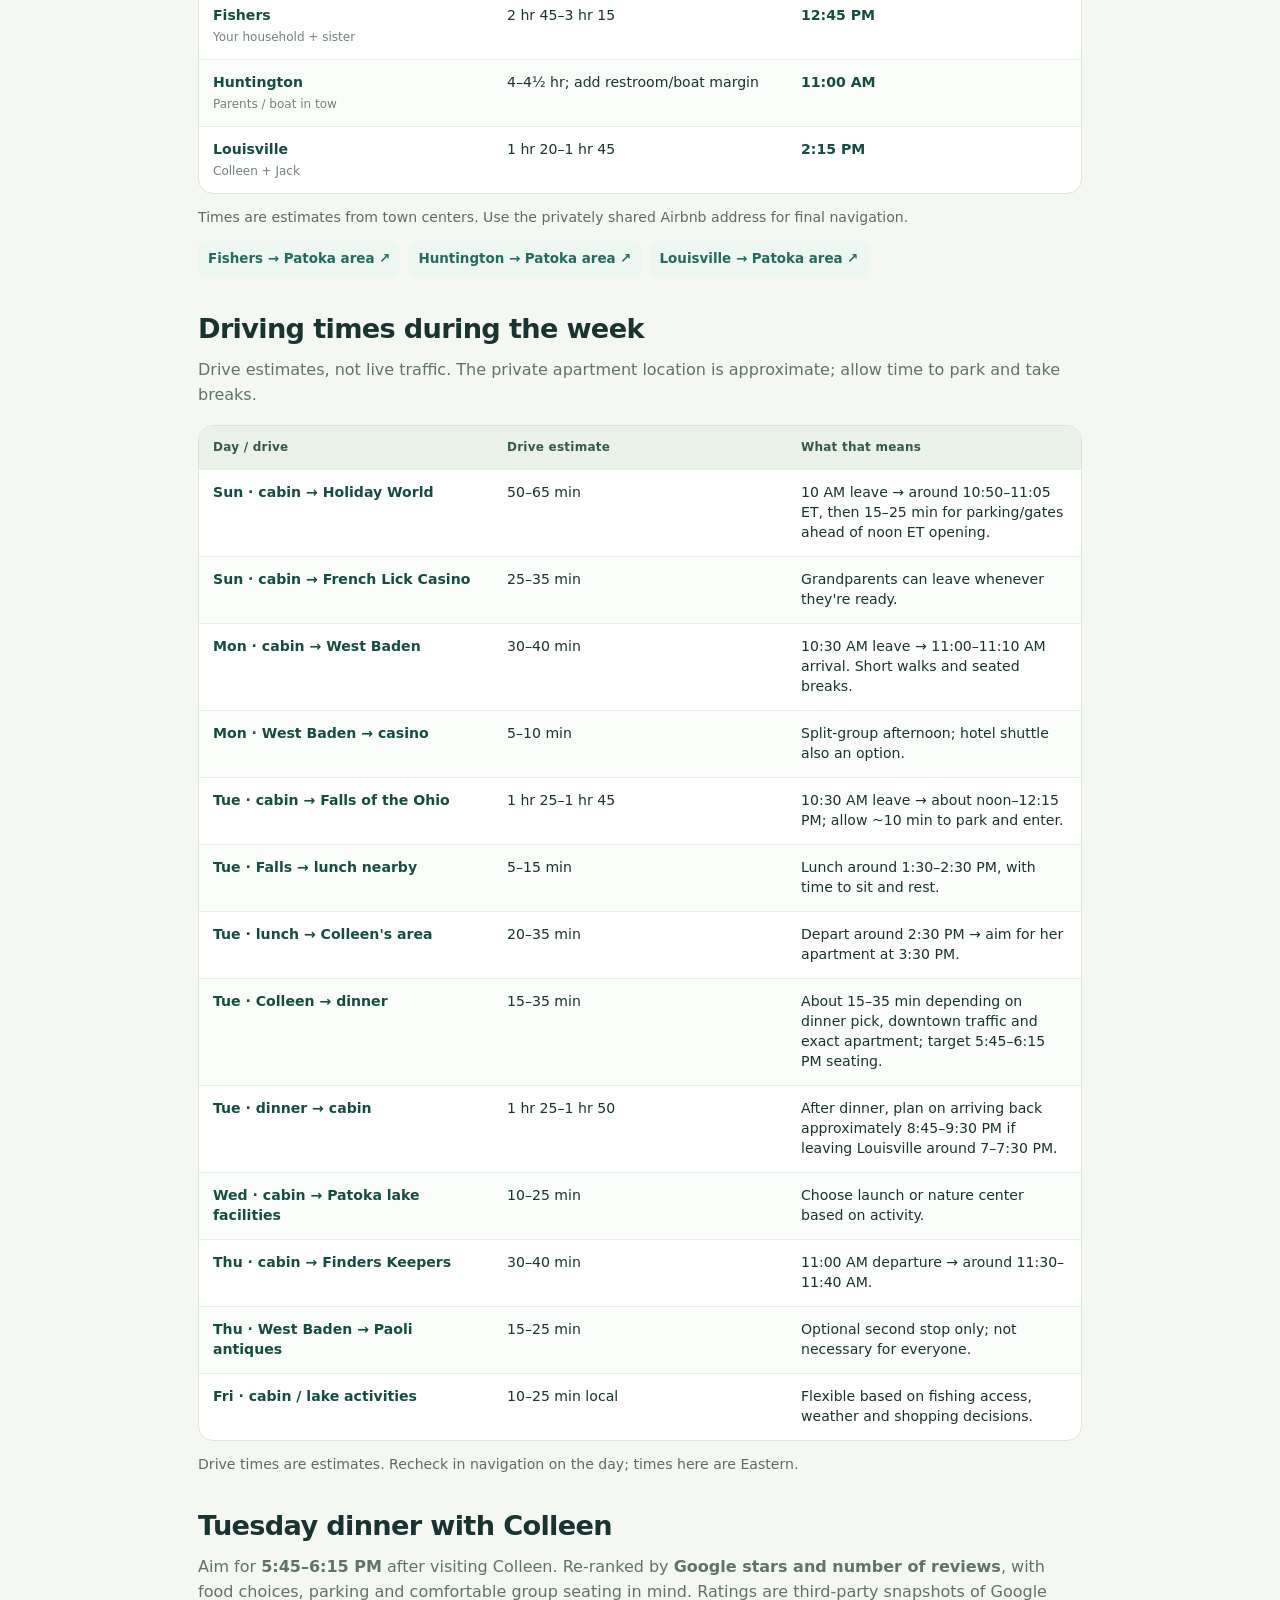
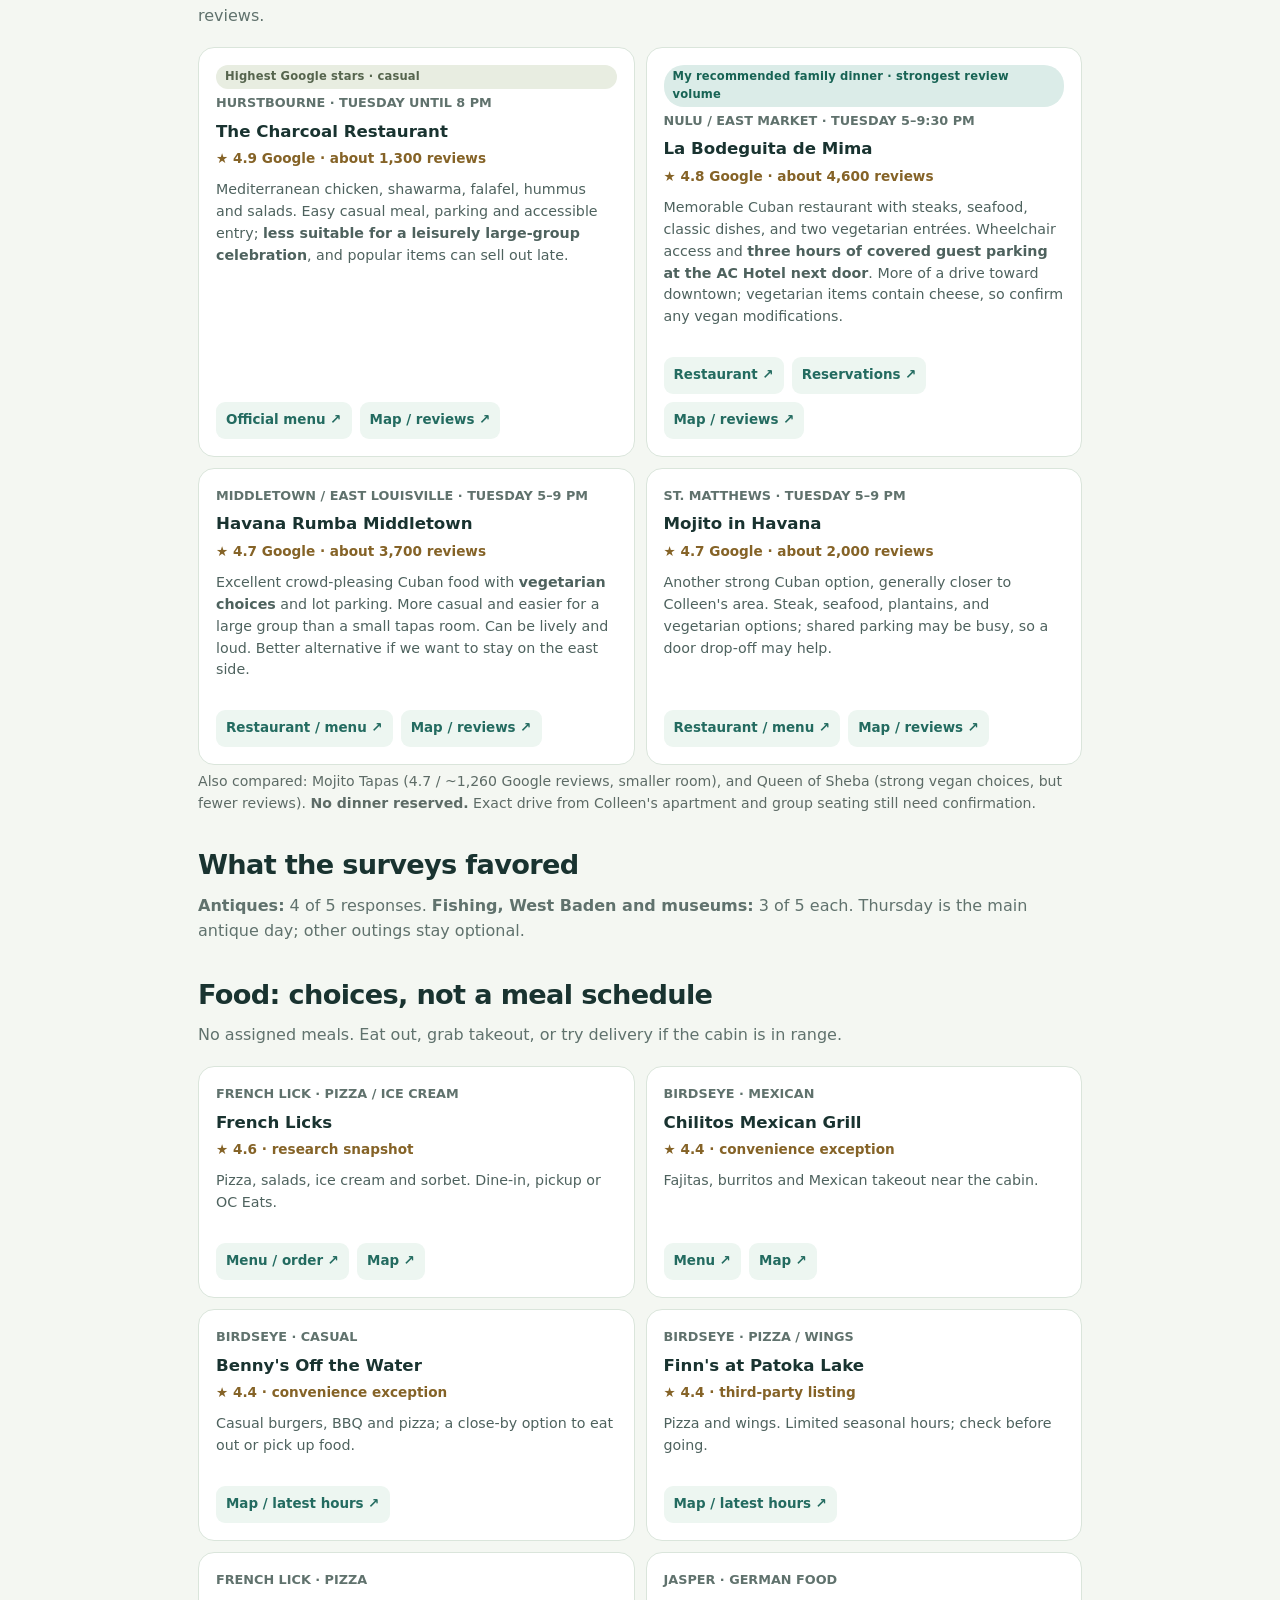
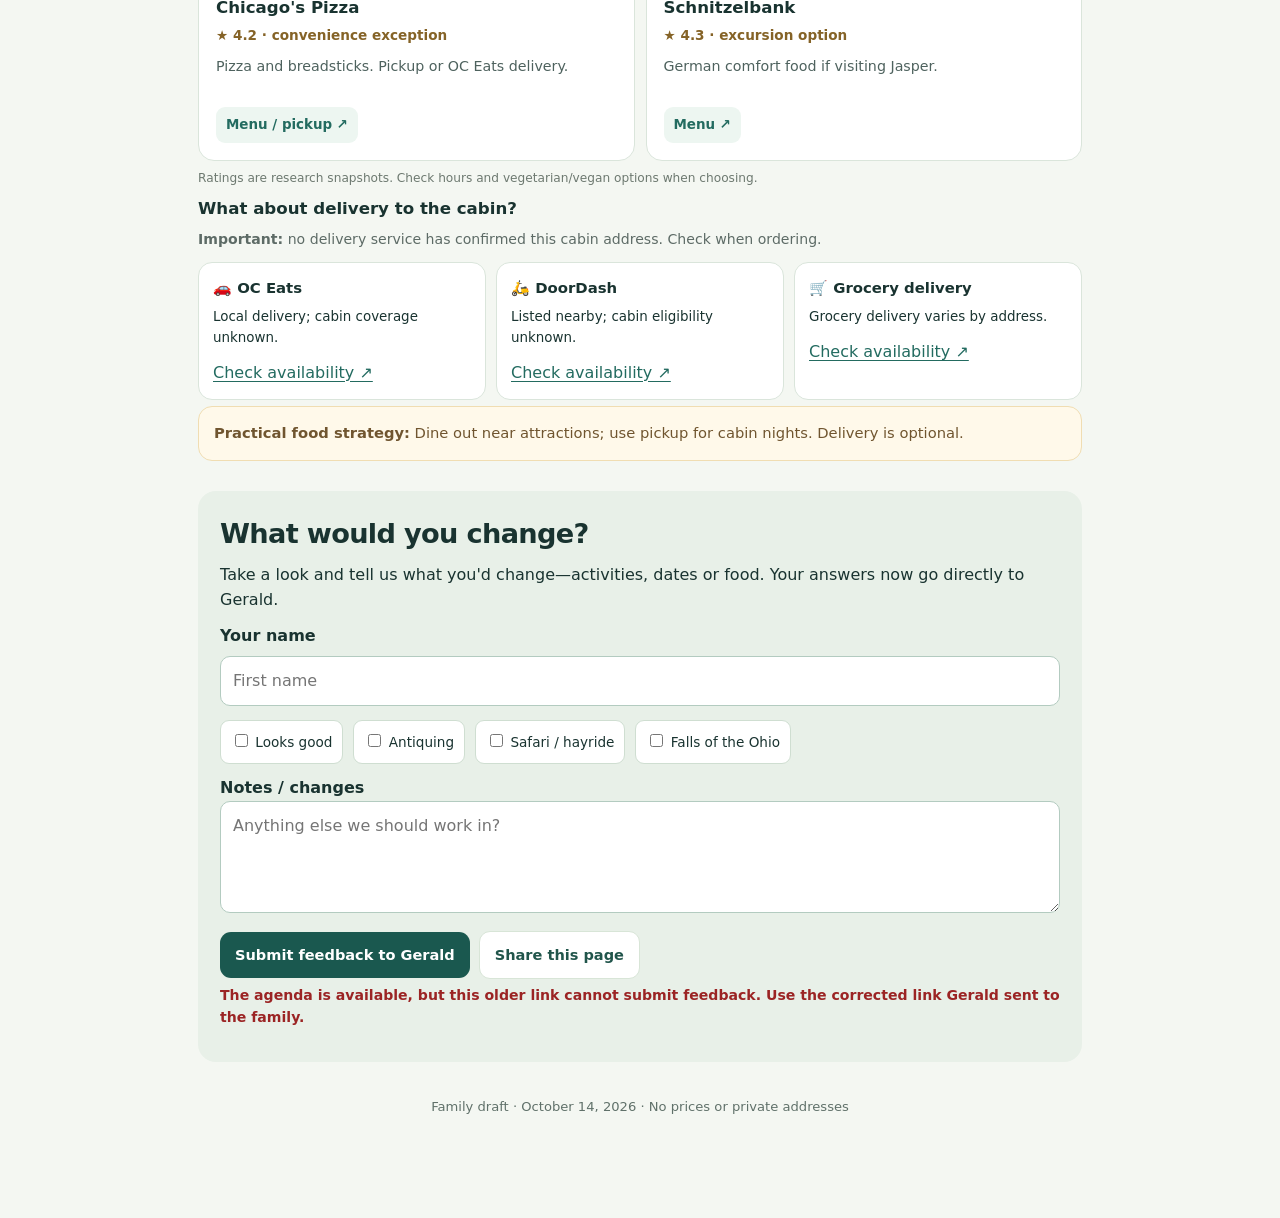
<file: family-agenda.html>
<!doctype html>
<html lang="en">
<head>
<meta charset="utf-8"><meta name="viewport" content="width=device-width,initial-scale=1,viewport-fit=cover"><meta name="color-scheme" content="light">
<meta name="description" content="Duguid family vacation October 17–24, 2026: a relaxed week around Patoka Lake with Holiday World, Louisville, West Baden and antiquing.">
<meta name="theme-color" content="#123e43">
<title>Family Week · Patoka Lake · Oct 17–24</title>
<style>
:root{--pine:#173f3e;--ink:#193330;--muted:#60726d;--mist:#f2f6f1;--line:#dae5db;--cream:#fff9ea;--lime:#dce9b9;--gold:#d7a459;--white:#fff;--sans:-apple-system,BlinkMacSystemFont,"Segoe UI",Inter,system-ui,sans-serif}
*{box-sizing:border-box}html{scroll-behavior:smooth}body{margin:0;background:#f4f7f2;color:var(--ink);font:16px/1.54 var(--sans);padding-bottom:65px}a{color:#236b60;text-underline-offset:3px}button,textarea{font:inherit}.shell{max-width:920px;margin:auto;padding:0 18px}
.hero{color:#fff;background:radial-gradient(ellipse at 95% 8%,#517767 0%,transparent 38%),linear-gradient(139deg,#102f35,#1c5c50 69%,#477554);padding:44px 0 39px;border-radius:0 0 30px 30px;position:relative;overflow:hidden}
.hero:after{content:"";position:absolute;right:-35px;bottom:-45px;border:50px solid #ffffff12;border-radius:70%;width:240px;height:240px;pointer-events:none}
.eyebrow{font-weight:850;letter-spacing:.14em;text-transform:uppercase;font-size:.74rem;color:#cae3c8}h1{font-size:clamp(2.3rem,9vw,4.4rem);line-height:1.05;letter-spacing:-.055em;margin:13px 0}h2{font-size:clamp(1.34rem,4vw,1.7rem);letter-spacing:-.025em;margin:0 0 8px}h3{font-size:1.04rem;margin:0 0 7px}p{margin:6px 0 12px}.hero p{color:#e2f1e7;max-width:600px;font-size:1.02rem}.tags{display:flex;gap:8px;flex-wrap:wrap;margin:18px 0}.tag{border:1px solid #ffffff65;background:#ffffff15;border-radius:99px;padding:6px 10px;font-size:.83rem;font-weight:650}.btn{display:inline-flex;align-items:center;justify-content:center;gap:6px;border:0;border-radius:11px;padding:12px 15px;min-height:43px;text-decoration:none;font-size:.91rem;font-weight:750;background:#edf6dc;color:#18433b;cursor:pointer}.btn.ghost{background:#fff;color:#21554b;border:1px solid #d8e5d7}.btn.dark{background:#1a584f;color:#fff}.hero .btn{background:#f6deaa;color:#263f31}
nav{position:sticky;top:0;background:#f4f7f2f0;border-bottom:1px solid var(--line);z-index:5;backdrop-filter:blur(12px)}.tabs{display:flex;gap:8px;overflow:auto;padding:10px 18px;scrollbar-width:none}.tabs a{white-space:nowrap;border-radius:10px;padding:8px 11px;text-decoration:none;font-weight:700;font-size:.84rem;color:#33534f;background:white;border:1px solid #dce7de}
main{padding-top:24px}section{margin:30px 0}.lead{color:var(--muted);margin-bottom:18px}
.summary{display:grid;grid-template-columns:repeat(2,minmax(0,1fr));gap:10px}.summary article{padding:14px;border-radius:14px;background:#fff;border:1px solid var(--line)}.summary small{display:block;color:var(--muted);font-size:.77rem;font-weight:700}.summary strong{display:block;font-size:1rem;letter-spacing:-.015em;margin-top:3px}
.notice{padding:15px;border-radius:14px;background:var(--cream);border:1px solid #f0ddb2;color:#70552f;font-size:.92rem}.plan{display:grid;gap:12px}.day{background:white;border:1px solid var(--line);border-radius:18px;overflow:hidden;box-shadow:0 2px 6px #2a3e3410}.dayhead{display:flex;gap:15px;align-items:center;padding:17px 18px}.datebox{width:57px;flex-shrink:0;text-align:center;border-radius:12px;background:var(--mist);padding:7px 4px}.datebox small{display:block;letter-spacing:.1em;text-transform:uppercase;font-size:.71rem;font-weight:850;color:#5c7a70}.datebox b{font-size:1.7rem;line-height:1.1}.dayintro{flex:1;min-width:0}.dayintro h3{margin:0 0 1px;font-size:1.04rem}.dayintro p{color:var(--muted);font-size:.85rem;margin:0}.day details{border-top:1px solid #e5ebe6}.day summary{cursor:pointer;font-weight:750;font-size:.85rem;color:#236a5a;padding:10px 18px;list-style:none}.day summary::after{content:"⌄";float:right;font-size:1.05rem}.day details[open] summary::after{content:"⌃"}.day summary::-webkit-details-marker{display:none}.daybody{padding:0 18px 17px}.daybody p{margin:6px 0 9px}.time{font-weight:800;color:#224c46}.links{display:flex;flex-wrap:wrap;gap:8px;margin-top:13px}.links a{padding:8px 10px;background:#edf6f1;text-decoration:none;border-radius:9px;font-weight:750;font-size:.84rem}.split{display:grid;grid-template-columns:repeat(2,minmax(0,1fr));gap:12px;margin:12px 0}.subcard{border:1px solid var(--line);padding:14px;background:#f9fbf8;border-radius:13px}.subcard h4{margin:0 0 5px;font-size:.98rem}.subcard p{font-size:.89rem;color:#485f56}.pill{display:inline-block;font-size:.72rem;font-weight:800;border-radius:20px;padding:3px 9px;background:#e8ede1;color:#56654e;letter-spacing:.015em}.pill.planned{background:#dbece8;color:#176354}
.grid{display:grid;grid-template-columns:repeat(2,minmax(0,1fr));gap:11px}.food{background:#fff;border:1px solid var(--line);padding:17px;border-radius:16px;display:flex;flex-direction:column;gap:4px}.food .city{font-size:.8rem;color:var(--muted);font-weight:700}.food h3{margin:2px 0 0}.food p{font-size:.89rem;color:#4e625e;flex:1}.stars{font-size:.85rem;font-weight:800;color:#856327}.fine{font-size:.76rem;color:#6d7970;margin:8px 0}.three{display:grid;grid-template-columns:repeat(3,minmax(0,1fr));gap:10px}.delivery{border:1px solid var(--line);background:white;padding:14px;border-radius:14px}.delivery h3{font-size:.93rem}.delivery p{font-size:.84rem}.feedback{background:#e8f0e8;border-radius:18px;padding:22px}.feedback textarea{width:100%;min-height:112px;padding:12px;border-radius:10px;border:1px solid #b3cbc0;resize:vertical;background:white;color:var(--ink)}.feedback .btn{margin:10px 9px 0 0}.review-options{display:flex;flex-wrap:wrap;gap:10px;margin:12px 0}.review-options label{padding:10px;background:#fff;border-radius:9px;border:1px solid #cfded1;font-size:.85rem;cursor:pointer}.review-options input{accent-color:#22644f}.foot{font-size:.82rem;color:#60716a;margin:35px 0;text-align:center}.compact{font-size:.88rem;color:#5d6b66}.hide{display:none}
@media(max-width:620px){.split,.three,.grid{grid-template-columns:1fr}.hero{padding:38px 0}.summary{grid-template-columns:repeat(2,minmax(0,1fr))}.dayhead{padding:14px}.datebox{width:49px}.datebox b{font-size:1.45rem}.dayintro h3{font-size:.98rem}.shell{padding:0 15px}.tabs{padding:9px 15px}.daybody{padding:0 14px 14px}}
@media(prefers-reduced-motion:reduce){html{scroll-behavior:auto}}

.route-scroll{overflow-x:auto;border:1px solid var(--line);background:white;border-radius:15px;margin:13px 0}.route-table{border-collapse:collapse;width:100%;min-width:530px;font-size:.88rem;line-height:1.42}.route-table th{text-align:left;color:#34584e;background:#e9f1e9;font-size:.75rem;letter-spacing:.02em;padding:13px 14px}.route-table td{padding:13px 14px;border-top:1px solid #e7eee8;vertical-align:top}.route-table td small{display:block;font-size:.75rem;color:#74847a;margin-top:3px}.route-table td b{color:#154d42}.route-table tr:nth-child(even){background:#fbfdfa}

/* Agenda first, and readable single-column cards on narrow phones */
.first-section{margin-top:0}.page-kicker{font-size:.74rem;letter-spacing:.09em;font-weight:800;color:#567568;margin:5px 0 7px}
.agenda-title{font-size:clamp(1.6rem,6vw,2.1rem);letter-spacing:-.04em;line-height:1.15;margin:0 0 7px;color:#173f3e}
.agenda-note{margin:0 0 16px;padding:9px 12px;border-left:3px solid #d7a459;background:#fff9ea;border-radius:7px}
.route-table{table-layout:fixed;min-width:0;width:100%}.route-table th,.route-table td{overflow-wrap:break-word;word-break:normal}
@media(max-width:760px){
body{padding-bottom:40px}
main.shell{padding:0 14px}
main{padding-top:14px}
section{margin:22px 0}
.first-section{margin-top:0}
.route-scroll{overflow:visible;border:0;background:none;border-radius:0}
.route-table{display:block;width:100%;min-width:0;font-size:.94rem;table-layout:auto}
.route-table thead{display:none}
.route-table tbody{display:grid;grid-template-columns:minmax(0,1fr);gap:10px;width:100%}
.route-table tr,.route-table tr:nth-child(even){display:block;min-width:0;width:100%;padding:12px 14px;background:white;border:1px solid var(--line);border-radius:13px}
.route-table td{display:block;padding:4px 0;border:none;width:100%;overflow-wrap:anywhere}
.route-table td:first-child{font-weight:750;color:#164f45}
.route-table td:nth-child(2)::before{content:"Drive: ";font-weight:750;color:#62766d}
.arrival-table td:nth-child(3)::before{content:"Leave: ";font-weight:750;color:#62766d}
.legs-table td:nth-child(3)::before{content:"Plan: ";font-weight:750;color:#62766d}
.route-table td small{font-weight:400;margin-top:1px}
.route-table td b{font-weight:800}
.dayintro p{overflow-wrap:anywhere}
.food,.daybody,.delivery,.subcard{min-width:0;overflow-wrap:anywhere}
}
</style>
</head>
<body>
<main class="shell">
<section id="agenda" class="first-section"><p class="page-kicker">DUGUID FAMILY · OCTOBER 17–24, 2026</p><h1 class="agenda-title">The itinerary</h1><p class="lead">Tap a day to expand. All times Eastern; Holiday World uses Central.</p>
<div class="plan">
<article class="day"><div class="dayhead"><div class="datebox"><small>Sat</small><b>17</b></div><div class="dayintro"><h3>Get settled</h3><p>Check in after 4 PM · cabin hangout</p></div><span class="pill planned">Easy</span></div><details><summary>Details and food options</summary><div class="daybody"><p>Check in after 4 PM. Unload, relax, enjoy the hot tub or games, and eat when everyone is ready. Suggested departure times are below.</p><p><b>Food:</b> Grab local takeout or eat out. See food options below.</p></div></details></article>
<article class="day"><div class="dayhead"><div class="datebox"><small>Sun</small><b>18</b></div><div class="dayintro"><h3>Two ways to spend Sunday</h3><p>Holiday World, or a free-choice day for the grandparents</p></div><span class="pill planned">Split</span></div><details><summary>See both plans</summary><div class="daybody"><div class="split"><div class="subcard"><h4>🎢 Holiday World crew</h4><p><span class="time">10:00 AM ET:</span> Leave cabin. Aim for the gates before the <b>noon ET / 11 AM CT</b> opening. Rides, Halloween attractions and lunch; return when ready.</p><div class="links"><a target="_blank" rel="noopener" href="https://www.holidayworld.com/">Park information ↗</a><a target="_blank" rel="noopener" href="https://www.google.com/maps/search/?api=1&query=Holiday+World+Santa+Claus+Indiana">Map ↗</a></div></div><div class="subcard"><h4>🎣 Grandparents' choice: slots, fishing, or relax</h4><p>Sleep in, play slots at <b>French Lick Casino</b>, fish, relax or do anything else they feel like.</p><div class="links"><a target="_blank" rel="noopener" href="https://www.frenchlick.com/gaming.htm">Casino details ↗</a><a target="_blank" rel="noopener" href="https://www.google.com/maps/search/?api=1&query=French+Lick+Casino+Indiana">Map ↗</a></div></div></div><p class="compact">Casino is 21+. Both groups set their own pace.</p></div></details></article>
<article class="day"><div class="dayhead"><div class="datebox"><small>Mon</small><b>19</b></div><div class="dayintro"><h3>West Baden & French Lick</h3><p>Historic dome · gardens · optional slots and bowling</p></div></div><details><summary>How Monday works</summary><div class="daybody"><p><span class="time">10:30 AM:</span> Leave cabin for the West Baden dome, gardens and lunch.</p><p><b>Split up if wanted:</b> Slots for interested adults; shops, bowling or tile painting for others. <b>Short walks and seated breaks</b>, with the accessible resort shuttle available. Main antiquing day is Thursday.</p><div class="links"><a target="_blank" rel="noopener" href="https://www.frenchlick.com/">Resort details ↗</a><a target="_blank" rel="noopener" href="https://www.frenchlick.com/events-calendar.aspx?date=10%2F18%2F2026&amp;display=week">Oct 19 activities ↗</a><a target="_blank" rel="noopener" href="https://www.google.com/maps/search/?api=1&amp;query=West+Baden+Springs+Hotel">Map ↗</a></div></div></details></article>
<article class="day"><div class="dayhead"><div class="datebox"><small>Tue</small><b>20</b></div><div class="dayintro"><h3>Fossils → visit Colleen → dinner</h3><p>Falls of the Ohio first · Pumpy &amp; Pepper · dinner together</p></div><span class="pill planned">Family visit</span></div><details><summary>View Tuesday's plans</summary><div class="daybody"><p><span class="time">10:30 AM ET:</span> Leave the cabin.</p>
<p><span class="time">~12:15–1:30 PM:</span> <b>Falls of the Ohio Interpretive Center</b>: fossils, river views and accessible indoor museum with a seated 14-minute film. Wheelchair available; museum open 9 AM–5 PM.</p>
<p>Outdoor fossil beds are optional: uneven rock and dependent on water level.</p>
<p><span class="time">~1:30–2:30 PM:</span> Sit-down lunch nearby. <b>Orange Clover</b> is one option (listed 4.5 stars; closes 2:30 PM).</p>
<p><span class="time">~2:30–3:30 PM:</span> Travel to Colleen's with a traffic/parking buffer.</p>
<p><span class="time">3:30 PM:</span> <b>Visit Colleen</b>, finished with class at 2:20 PM, and meet Pumpy and Pepper.</p>
<p><span class="time">~5:45–6:15 PM:</span> <b>Dinner with Colleen</b> — La Bodeguita de Mima is the top-rated choice (alternatives below), then drive back.</p>
<p class="compact">Keep walks short with seated breaks. Times are flexible.</p>
<div class="links"><a target="_blank" rel="noopener" href="https://fallsoftheohio.org/plan-your-visit/">Falls of the Ohio ↗</a><a target="_blank" rel="noopener" href="https://www.google.com/maps/search/?api=1&amp;query=Falls+of+the+Ohio+Interpretive+Center+Clarksville+Indiana">Falls map ↗</a><a target="_blank" rel="noopener" href="https://theorangeclover.com/">Orange Clover ↗</a></div></div></details></article>
<article class="day"><div class="dayhead"><div class="datebox"><small>Wed</small><b>21</b></div><div class="dayintro"><h3>Patoka Lake day</h3><p>Fishing · kayaking · nature center · downtime</p></div></div><details><summary>Lake-day choices</summary><div class="daybody"><p>Optional early fishing. Group activities start <b>10:30 AM or later</b>: fishing, kayaking, nature center or cabin downtime. Weather decides; breaks welcome.</p><p><b>Swim training:</b> Optional wetsuit swim with kayak support, only if safe and permitted.</p><div class="links"><a target="_blank" rel="noopener" href="https://www.in.gov/dnr/state-parks/parks-lakes/patoka-lake/">Patoka Lake information ↗</a><a target="_blank" rel="noopener" href="https://www.google.com/maps/search/?api=1&query=Patoka+Lake+Nature+Center+Indiana">Map ↗</a></div></div></details></article>
<article class="day"><div class="dayhead"><div class="datebox"><small>Thu</small><b>22</b></div><div class="dayintro"><h3>Antiquing gets its own day</h3><p>Most requested outing · other adventures optional</p></div><span class="pill planned">Priority</span></div><details><summary>Antiques and alternatives</summary><div class="daybody"><p><b>Four of five survey respondents chose antiques.</b></p><p><span class="time">11 AM or later:</span> Start with <b>Finders Keepers</b> in West Baden. Take seated breaks; <b>Out of the Attic</b> in Paoli is an optional second shop. Recheck hours.</p><p>Others can choose <b>Wilstem safari</b>, a hayride (reservation needed), fishing or cabin time. Move antiques to Friday if Colleen and Jack arrive late.</p><div class="links"><a target="_blank" rel="noopener" href="https://www.google.com/maps/search/?api=1&query=Finders+Keepers+Market+Place+West+Baden+Springs+Indiana">Finders Keepers map ↗</a><a target="_blank" rel="noopener" href="https://www.google.com/maps/search/?api=1&query=Out+Of+The+Attic+Antiques+Paoli+Indiana">Out of the Attic map ↗</a><a target="_blank" rel="noopener" href="https://www.wilstem.com/">Wilstem ↗</a></div></div></details></article>
<article class="day"><div class="dayhead"><div class="datebox"><small>Fri</small><b>23</b></div><div class="dayintro"><h3>Last full day — keep it loose</h3><p>Fishing · antiquing raincheck · family time</p></div></div><details><summary>Ideas for the last day</summary><div class="daybody"><p>Fish, finish any missed activities or relax. Load boat and kayak before dark; final family evening.</p><p>Restaurant, takeout or delivery if available.</p></div></details></article>
<article class="day"><div class="dayhead"><div class="datebox"><small>Sat</small><b>24</b></div><div class="dayintro"><h3>Pack up and head home</h3><p>Cabin checkout by 10 AM Eastern</p></div></div><details><summary>Departure details</summary><div class="daybody"><p>Breakfast, pack, clean and check out <b>by 10 AM</b>.</p></div></details></article>
</div></section>
<p class="compact agenda-note"><b>Still tentative:</b> Tuesday dinner, river conditions for fossils, and Thursday arrivals. No activities or dining booked.</p>
<section id="arrival"><h2>Saturday arrivals · October 17</h2>
<p class="lead">Cabin check-in is <b>4:00 PM Eastern</b>. Suggested departures below include driving allowance; they are estimates, not traffic forecasts.</p>
<div class="route-scroll"><table class="route-table arrival-table"><thead><tr><th>Starting area</th><th>Drive allowance</th><th>Suggested leave time</th></tr></thead><tbody>
<tr><td><b>Fishers</b><small>Your household + sister</small></td><td>2 hr 45–3 hr 15</td><td><b>12:45 PM</b></td></tr>
<tr><td><b>Huntington</b><small>Parents / boat in tow</small></td><td>4–4½ hr; add restroom/boat margin</td><td><b>11:00 AM</b></td></tr>
<tr><td><b>Louisville</b><small>Colleen + Jack</small></td><td>1 hr 20–1 hr 45</td><td><b>2:15 PM</b></td></tr>
</tbody></table></div>
<p class="compact">Times are estimates from town centers. Use the privately shared Airbnb address for final navigation.</p>
<div class="links">
<a target="_blank" rel="noopener" href="https://www.google.com/maps/dir/?api=1&amp;origin=Fishers%2C+Indiana&amp;destination=Patoka+Lake+Marina+and+Lodging%2C+Birdseye%2C+Indiana&amp;travelmode=driving">Fishers → Patoka area ↗</a>
<a target="_blank" rel="noopener" href="https://www.google.com/maps/dir/?api=1&amp;origin=Huntington%2C+Indiana&amp;destination=Patoka+Lake+Marina+and+Lodging%2C+Birdseye%2C+Indiana&amp;travelmode=driving">Huntington → Patoka area ↗</a>
<a target="_blank" rel="noopener" href="https://www.google.com/maps/dir/?api=1&amp;origin=Louisville%2C+Kentucky&amp;destination=Patoka+Lake+Marina+and+Lodging%2C+Birdseye%2C+Indiana&amp;travelmode=driving">Louisville → Patoka area ↗</a>
</div></section>
<section id="routes"><h2>Driving times during the week</h2>
<p class="lead">Drive estimates, not live traffic. The private apartment location is approximate; allow time to park and take breaks.</p>
<div class="route-scroll"><table class="route-table legs-table"><thead><tr><th>Day / drive</th><th>Drive estimate</th><th>What that means</th></tr></thead><tbody>
<tr><td><b>Sun · cabin → Holiday World</b></td><td>50–65 min</td><td>10 AM leave → around 10:50–11:05 ET, then 15–25 min for parking/gates ahead of noon ET opening.</td></tr>
<tr><td><b>Sun · cabin → French Lick Casino</b></td><td>25–35 min</td><td>Grandparents can leave whenever they're ready.</td></tr>
<tr><td><b>Mon · cabin → West Baden</b></td><td>30–40 min</td><td>10:30 AM leave → 11:00–11:10 AM arrival. Short walks and seated breaks.</td></tr>
<tr><td><b>Mon · West Baden → casino</b></td><td>5–10 min</td><td>Split-group afternoon; hotel shuttle also an option.</td></tr>
<tr><td><b>Tue · cabin → Falls of the Ohio</b></td><td>1 hr 25–1 hr 45</td><td>10:30 AM leave → about noon–12:15 PM; allow ~10 min to park and enter.</td></tr>
<tr><td><b>Tue · Falls → lunch nearby</b></td><td>5–15 min</td><td>Lunch around 1:30–2:30 PM, with time to sit and rest.</td></tr>
<tr><td><b>Tue · lunch → Colleen's area</b></td><td>20–35 min</td><td>Depart around 2:30 PM → aim for her apartment at 3:30 PM.</td></tr>
<tr><td><b>Tue · Colleen → dinner</b></td><td>15–35 min</td><td>About 15–35 min depending on dinner pick, downtown traffic and exact apartment; target 5:45–6:15 PM seating.</td></tr>
<tr><td><b>Tue · dinner → cabin</b></td><td>1 hr 25–1 hr 50</td><td>After dinner, plan on arriving back approximately 8:45–9:30 PM if leaving Louisville around 7–7:30 PM.</td></tr>
<tr><td><b>Wed · cabin → Patoka lake facilities</b></td><td>10–25 min</td><td>Choose launch or nature center based on activity.</td></tr>
<tr><td><b>Thu · cabin → Finders Keepers</b></td><td>30–40 min</td><td>11:00 AM departure → around 11:30–11:40 AM.</td></tr>
<tr><td><b>Thu · West Baden → Paoli antiques</b></td><td>15–25 min</td><td>Optional second stop only; not necessary for everyone.</td></tr>
<tr><td><b>Fri · cabin / lake activities</b></td><td>10–25 min local</td><td>Flexible based on fishing access, weather and shopping decisions.</td></tr>
</tbody></table></div>
<p class="compact">Drive times are estimates. Recheck in navigation on the day; times here are Eastern.</p>
</section>
<section id="louisville-dinner"><h2>Tuesday dinner with Colleen</h2><p class="lead">Aim for <b>5:45–6:15 PM</b> after visiting Colleen. Re-ranked by <b>Google stars and number of reviews</b>, with food choices, parking and comfortable group seating in mind. Ratings are third-party snapshots of Google reviews.</p>
<div class="grid">
<div class="food"><span class="pill">Highest Google stars · casual</span><div class="city">HURSTBOURNE · TUESDAY UNTIL 8 PM</div><h3>The Charcoal Restaurant</h3><div class="stars">★ 4.9 Google · about 1,300 reviews</div><p>Mediterranean chicken, shawarma, falafel, hummus and salads. Easy casual meal, parking and accessible entry; <b>less suitable for a leisurely large-group celebration</b>, and popular items can sell out late.</p><div class="links"><a href="https://www.eatcharcoal.com/" target="_blank" rel="noopener">Official menu ↗</a><a href="https://www.google.com/maps/search/?api=1&amp;query=The+Charcoal+Restaurant+2805+N+Hurstbourne+Pkwy+Louisville" target="_blank" rel="noopener">Map / reviews ↗</a></div></div>
<div class="food"><span class="pill planned">My recommended family dinner · strongest review volume</span><div class="city">NULU / EAST MARKET · TUESDAY 5–9:30 PM</div><h3>La Bodeguita de Mima</h3><div class="stars">★ 4.8 Google · about 4,600 reviews</div><p>Memorable Cuban restaurant with steaks, seafood, classic dishes, and two vegetarian entrées. Wheelchair access and <b>three hours of covered guest parking at the AC Hotel next door</b>. More of a drive toward downtown; vegetarian items contain cheese, so confirm any vegan modifications.</p><div class="links"><a href="https://www.labodeguitademima.com/" target="_blank" rel="noopener">Restaurant ↗</a><a href="https://www.labodeguitademima.com/reservations/" target="_blank" rel="noopener">Reservations ↗</a><a href="https://www.google.com/maps/search/?api=1&amp;query=La+Bodeguita+de+Mima+725+E+Market+Louisville" target="_blank" rel="noopener">Map / reviews ↗</a></div></div>
<div class="food"><div class="city">MIDDLETOWN / EAST LOUISVILLE · TUESDAY 5–9 PM</div><h3>Havana Rumba Middletown</h3><div class="stars">★ 4.7 Google · about 3,700 reviews</div><p>Excellent crowd-pleasing Cuban food with <b>vegetarian choices</b> and lot parking. More casual and easier for a large group than a small tapas room. Can be lively and loud. Better alternative if we want to stay on the east side.</p><div class="links"><a href="https://www.havanarumbaonline.com/middletown/" target="_blank" rel="noopener">Restaurant / menu ↗</a><a href="https://www.google.com/maps/search/?api=1&amp;query=Havana+Rumba+Middletown+12003+Shelbyville+Road" target="_blank" rel="noopener">Map / reviews ↗</a></div></div>
<div class="food"><div class="city">ST. MATTHEWS · TUESDAY 5–9 PM</div><h3>Mojito in Havana</h3><div class="stars">★ 4.7 Google · about 2,000 reviews</div><p>Another strong Cuban option, generally closer to Colleen's area. Steak, seafood, plantains, and vegetarian options; shared parking may be busy, so a door drop-off may help.</p><div class="links"><a href="https://www.havanarumbaonline.com/st-matthews/" target="_blank" rel="noopener">Restaurant / menu ↗</a><a href="https://www.google.com/maps/search/?api=1&amp;query=Mojito+in+Havana+3939+Shelbyville+Road" target="_blank" rel="noopener">Map / reviews ↗</a></div></div>
</div><p class="compact">Also compared: Mojito Tapas (4.7 / ~1,260 Google reviews, smaller room), and Queen of Sheba (strong vegan choices, but fewer reviews). <b>No dinner reserved.</b> Exact drive from Colleen's apartment and group seating still need confirmation.</p></section>
<section id="highlights"><h2>What the surveys favored</h2><p class="lead"><b>Antiques:</b> 4 of 5 responses. <b>Fishing, West Baden and museums:</b> 3 of 5 each. Thursday is the main antique day; other outings stay optional.</p></section>
<section id="food"><h2>Food: choices, not a meal schedule</h2><p class="lead">No assigned meals. Eat out, grab takeout, or try delivery if the cabin is in range.</p>
<div class="grid">
<div class="food"><div class="city">FRENCH LICK · PIZZA / ICE CREAM</div><h3>French Licks</h3><div class="stars">★ 4.6 · research snapshot</div><p>Pizza, salads, ice cream and sorbet. Dine-in, pickup or OC Eats.</p><div class="links"><a target="_blank" rel="noopener" href="https://frenchlicks.com/menu">Menu / order ↗</a><a href="https://www.google.com/maps/search/?api=1&query=French+Licks+French+Lick+Indiana" target="_blank" rel="noopener">Map ↗</a></div></div>
<div class="food"><div class="city">BIRDSEYE · MEXICAN</div><h3>Chilitos Mexican Grill</h3><div class="stars">★ 4.4 · convenience exception</div><p>Fajitas, burritos and Mexican takeout near the cabin.</p><div class="links"><a href="https://www.chilitosmexgrill.com/" target="_blank" rel="noopener">Menu ↗</a><a href="https://www.google.com/maps/search/?api=1&query=Chilitos+Mexican+Grill+Birdseye+IN" target="_blank" rel="noopener">Map ↗</a></div></div>
<div class="food"><div class="city">BIRDSEYE · CASUAL</div><h3>Benny's Off the Water</h3><div class="stars">★ 4.4 · convenience exception</div><p>Casual burgers, BBQ and pizza; a close-by option to eat out or pick up food.</p><div class="links"><a href="https://www.google.com/maps/search/?api=1&query=Bennys+Off+the+Water+Birdseye+IN" target="_blank" rel="noopener">Map / latest hours ↗</a></div></div>
<div class="food"><div class="city">BIRDSEYE · PIZZA / WINGS</div><h3>Finn's at Patoka Lake</h3><div class="stars">★ 4.4 · third-party listing</div><p>Pizza and wings. Limited seasonal hours; check before going.</p><div class="links"><a href="https://www.google.com/maps/search/?api=1&query=Finns+at+Patoka+Lake+Birdseye" target="_blank" rel="noopener">Map / latest hours ↗</a></div></div>
<div class="food"><div class="city">FRENCH LICK · PIZZA</div><h3>Chicago's Pizza</h3><div class="stars">★ 4.2 · convenience exception</div><p>Pizza and breadsticks. Pickup or OC Eats delivery.</p><div class="links"><a href="https://chicagospizza.com/locations/french-lick/" target="_blank" rel="noopener">Menu / pickup ↗</a></div></div>
<div class="food"><div class="city">JASPER · GERMAN FOOD</div><h3>Schnitzelbank</h3><div class="stars">★ 4.3 · excursion option</div><p>German comfort food if visiting Jasper.</p><div class="links"><a href="https://www.schnitzelbank.com/restaurant-menu" target="_blank" rel="noopener">Menu ↗</a></div></div>
</div>
<p class="fine">Ratings are research snapshots. Check hours and vegetarian/vegan options when choosing.</p>
<h3>What about delivery to the cabin?</h3><p class="compact"><b>Important:</b> no delivery service has confirmed this cabin address. Check when ordering.</p>
<div class="three">
<div class="delivery"><h3>🚗 OC Eats</h3><p>Local delivery; cabin coverage unknown.</p><a href="https://www.getoceats.com/" target="_blank" rel="noopener">Check availability ↗</a></div>
<div class="delivery"><h3>🛵 DoorDash</h3><p>Listed nearby; cabin eligibility unknown.</p><a href="https://www.doordash.com/food-delivery/french-lick-in-restaurants" target="_blank" rel="noopener">Check availability ↗</a></div>
<div class="delivery"><h3>🛒 Grocery delivery</h3><p>Grocery delivery varies by address.</p><a href="https://www.instacart.com/grocery-delivery/in/near-me-in-birdseye-in" target="_blank" rel="noopener">Check availability ↗</a></div>
</div>
<p class="notice"><b>Practical food strategy:</b> Dine out near attractions; use pickup for cabin nights. Delivery is optional.</p>
</section>
<section id="feedback" class="feedback"><h2>What would you change?</h2>
<p>Take a look and tell us what you'd change—activities, dates or food. Your answers now go directly to Gerald.</p>
<label for="respondentName"><b>Your name</b></label>
<input id="respondentName" type="text" maxlength="80" autocomplete="name" placeholder="First name" aria-label="Your name" style="display:block;box-sizing:border-box;width:100%;margin:7px 0 14px;padding:12px;border:1px solid #b3cbc0;border-radius:10px;font:inherit;background:#fff;color:#203a31">
<div class="review-options">
<label><input type="checkbox" name="pref" value="I'm good with the plan"> Looks good</label>
<label><input type="checkbox" name="pref" value="I'm interested in antiquing"> Antiquing</label>
<label><input type="checkbox" name="pref" value="I'm interested in the safari or hayride"> Safari / hayride</label>
<label><input type="checkbox" name="pref" value="I like the Falls of the Ohio visit"> Falls of the Ohio</label>
</div>
<label for="note"><b>Notes / changes</b></label>
<textarea id="note" maxlength="2000" placeholder="Anything else we should work in?"></textarea>
<div><button class="btn dark" id="submitFeedback" type="button">Submit feedback to Gerald</button><button class="btn ghost" id="sharePage" type="button">Share this page</button></div>
<p class="compact" id="feedbackStatus" role="status" aria-live="polite">Enter your name, select at least one preference or add a note, and press Submit. You will receive a confirmation number after your response is saved.</p>
</section>
<p class="foot">Family draft · October 14, 2026 · No prices or private addresses</p>
</main>
<script>
(function(){
const byId=(id)=>document.getElementById(id);
const endpoint='https://splsniqrunknnwhccrxo.supabase.co/functions/v1/gerald-family-agenda-feedback';
const params=new URLSearchParams(location.hash.slice(1));
const token=params.get('family');
const qa=params.get('qa')==='1';
const button=byId('submitFeedback'),status=byId('feedbackStatus'),nameField=byId('respondentName'),notes=byId('note');
let requestId=null;
function message(text,isError=false){
  status.textContent=text;
  status.style.color=isError?'#9b2424':'#20593c';
  status.style.fontWeight='700';
}
if(!token||!/^[A-Za-z0-9_-]{24,96}$/.test(token)){
 button.disabled=true;
 message('The agenda is available, but this older link cannot submit feedback. Use the corrected link Gerald sent to the family.',true);
}
if(qa)message('QA test mode: submissions from this link are marked test-only and excluded from family counts.');
document.querySelectorAll('input[name="pref"],#respondentName,#note').forEach(el=>el.addEventListener('input',()=>{requestId=null;}));
button.addEventListener('click',async function(){
  const name=nameField.value.trim();
  const selections=[...document.querySelectorAll('input[name="pref"]:checked')].map(el=>el.value);
  const note=notes.value.trim();
  if(!name||name.length>80){message('Enter your name before submitting.',true);nameField.focus();return;}
  if(!selections.length&&!note){message('Choose a preference or write a note before submitting.',true);return;}
  if(!token){message('Use the corrected family link to submit.',true);return;}
  requestId=requestId||crypto.randomUUID();
  button.disabled=true;
  button.textContent='Saving feedback…';
  message('Saving your response to Gerald…');
  const controller=new AbortController();
  const timer=setTimeout(()=>controller.abort(),15000);
  try{
    const response=await fetch(endpoint,{
      method:'POST',
      headers:{'Content-Type':'application/json','Authorization':'Bearer '+token},
      body:JSON.stringify({request_id:requestId,name,selections,note,is_test:qa}),
      signal:controller.signal
    });
    let data={};
    try{data=await response.json();}catch(e){}
    if(!response.ok||data.saved!==true||!data.receipt_id)throw Error(data.error||'Server did not confirm your save.');
    message((qa?'TEST CONFIRMED — ':'Saved! ')+name+', Gerald received your feedback. Confirmation #'+data.receipt_id+'.');
    button.textContent=qa?'Test saved':'Saved — submit another response';
    requestId=null;
  }catch(error){
    message('NOT SAVED. '+(error.name==='AbortError'?'The request timed out. ':'')+(error.message||'Please try again.')+' Your feedback is still on this page. Try Submit again.',true);
    button.textContent='Retry submitting feedback';
  }finally{
    clearTimeout(timer);
    button.disabled=false;
  }
});
byId('sharePage').addEventListener('click',async function(){
 try{
   if(navigator.share){await navigator.share({title:'Duguid Family Vacation Plan',url:location.href});return;}
   await navigator.clipboard.writeText(location.href);
   message('Page link copied. Paste into the family group text.');
 }catch(e){message('Use your browser Share button to send this page.',true);}
});
})();
</script>
</body></html>
</file>
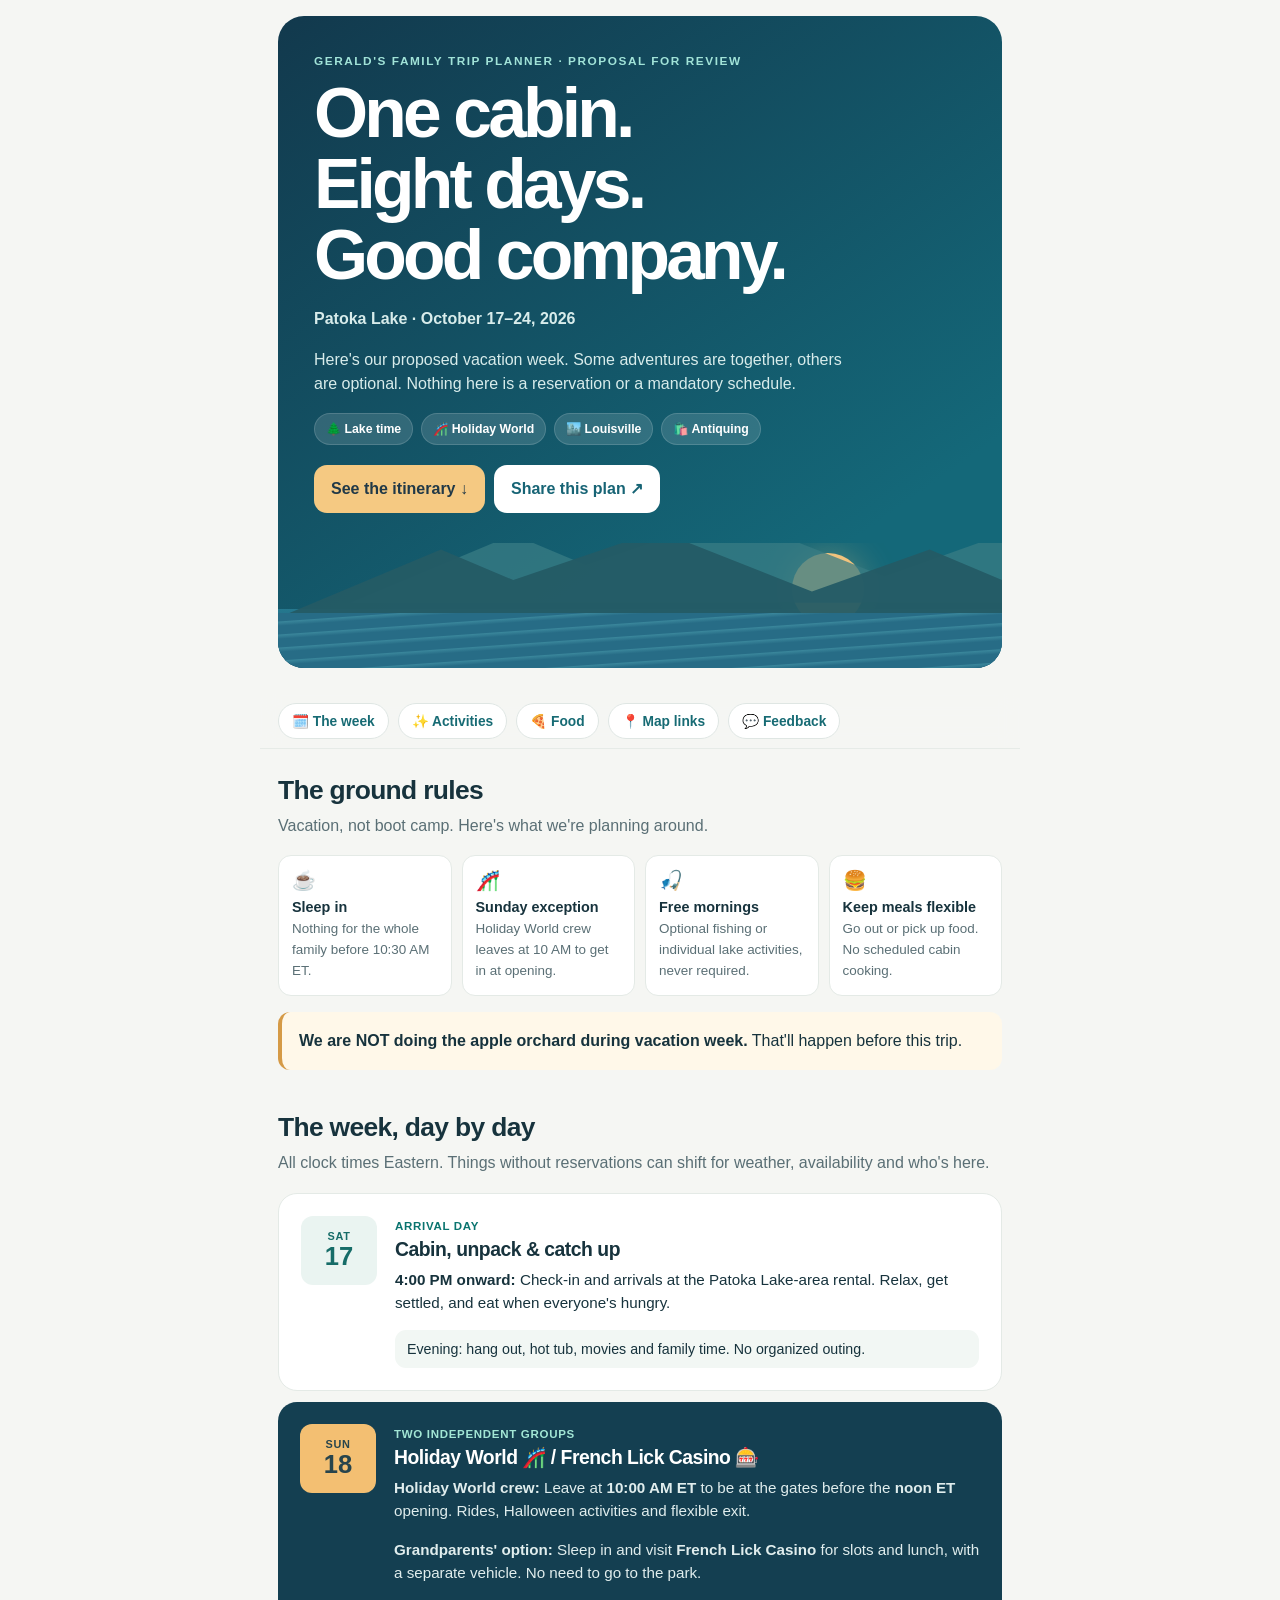
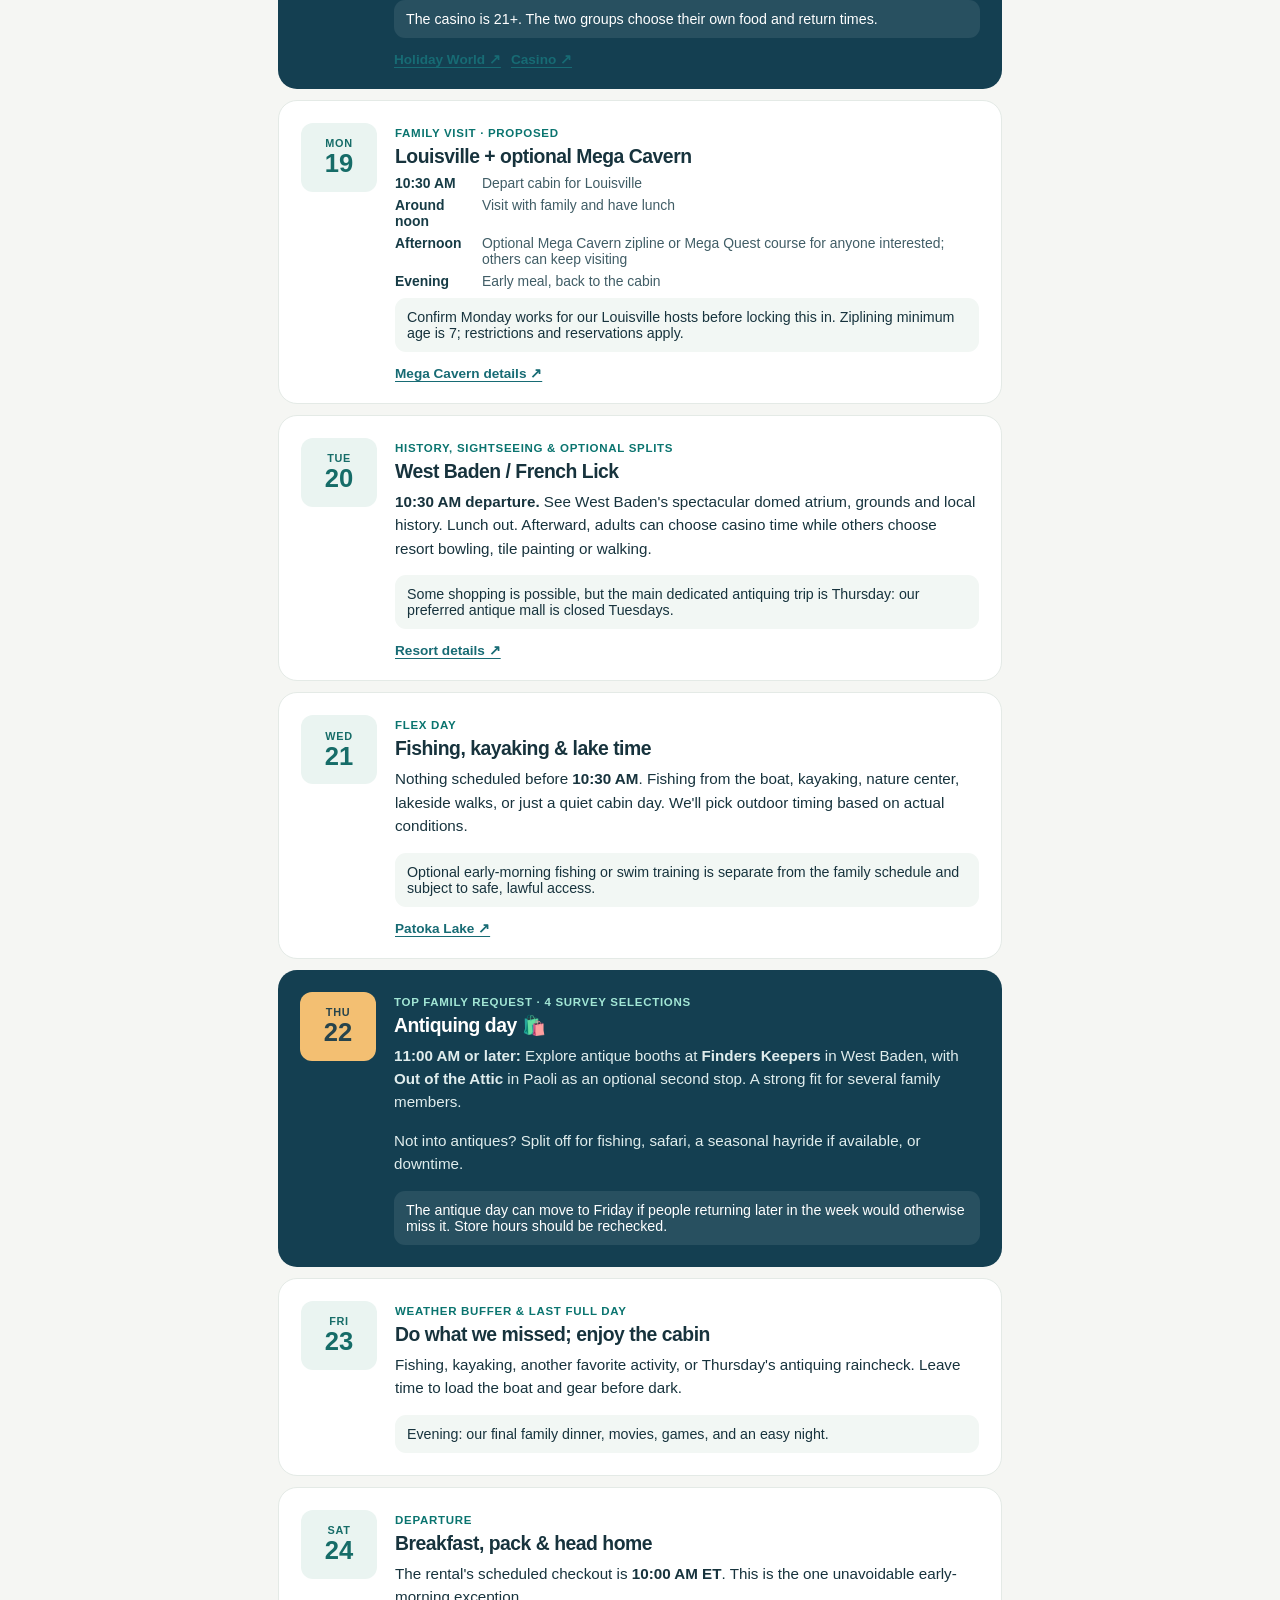
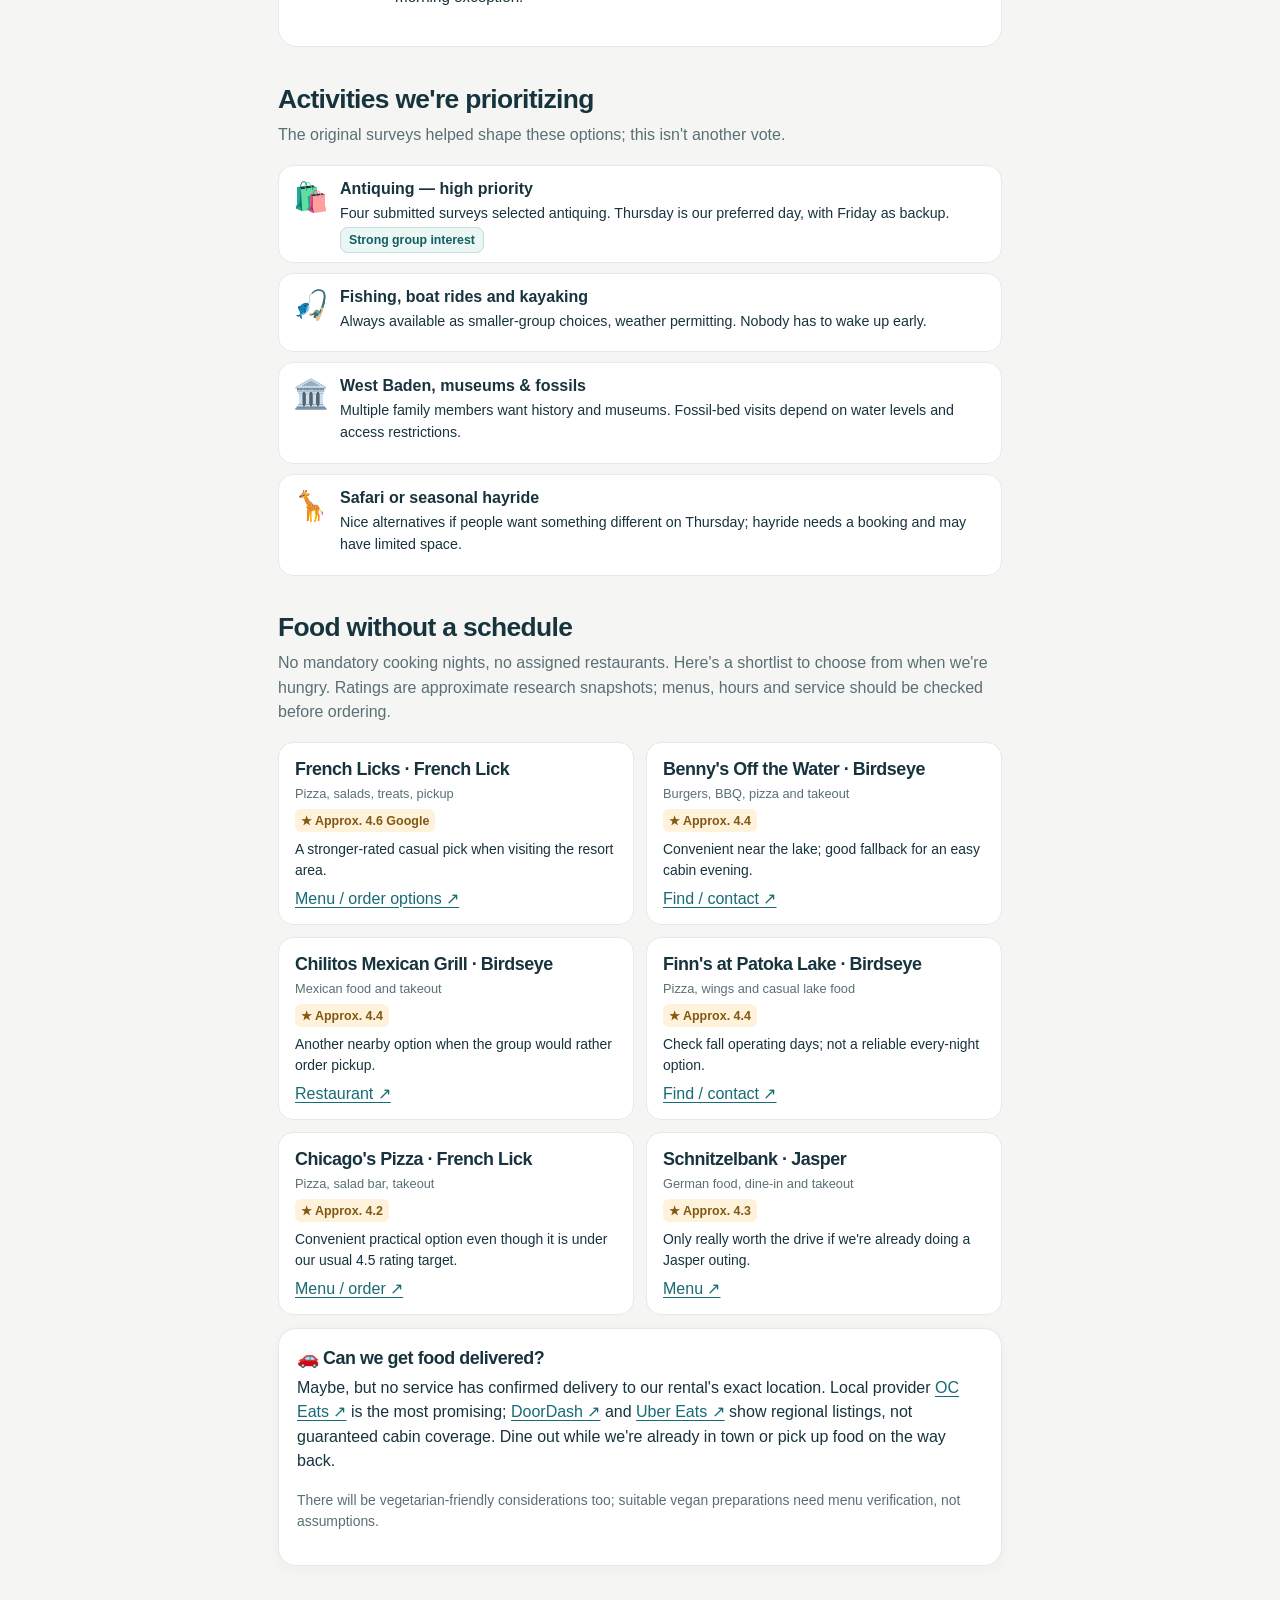
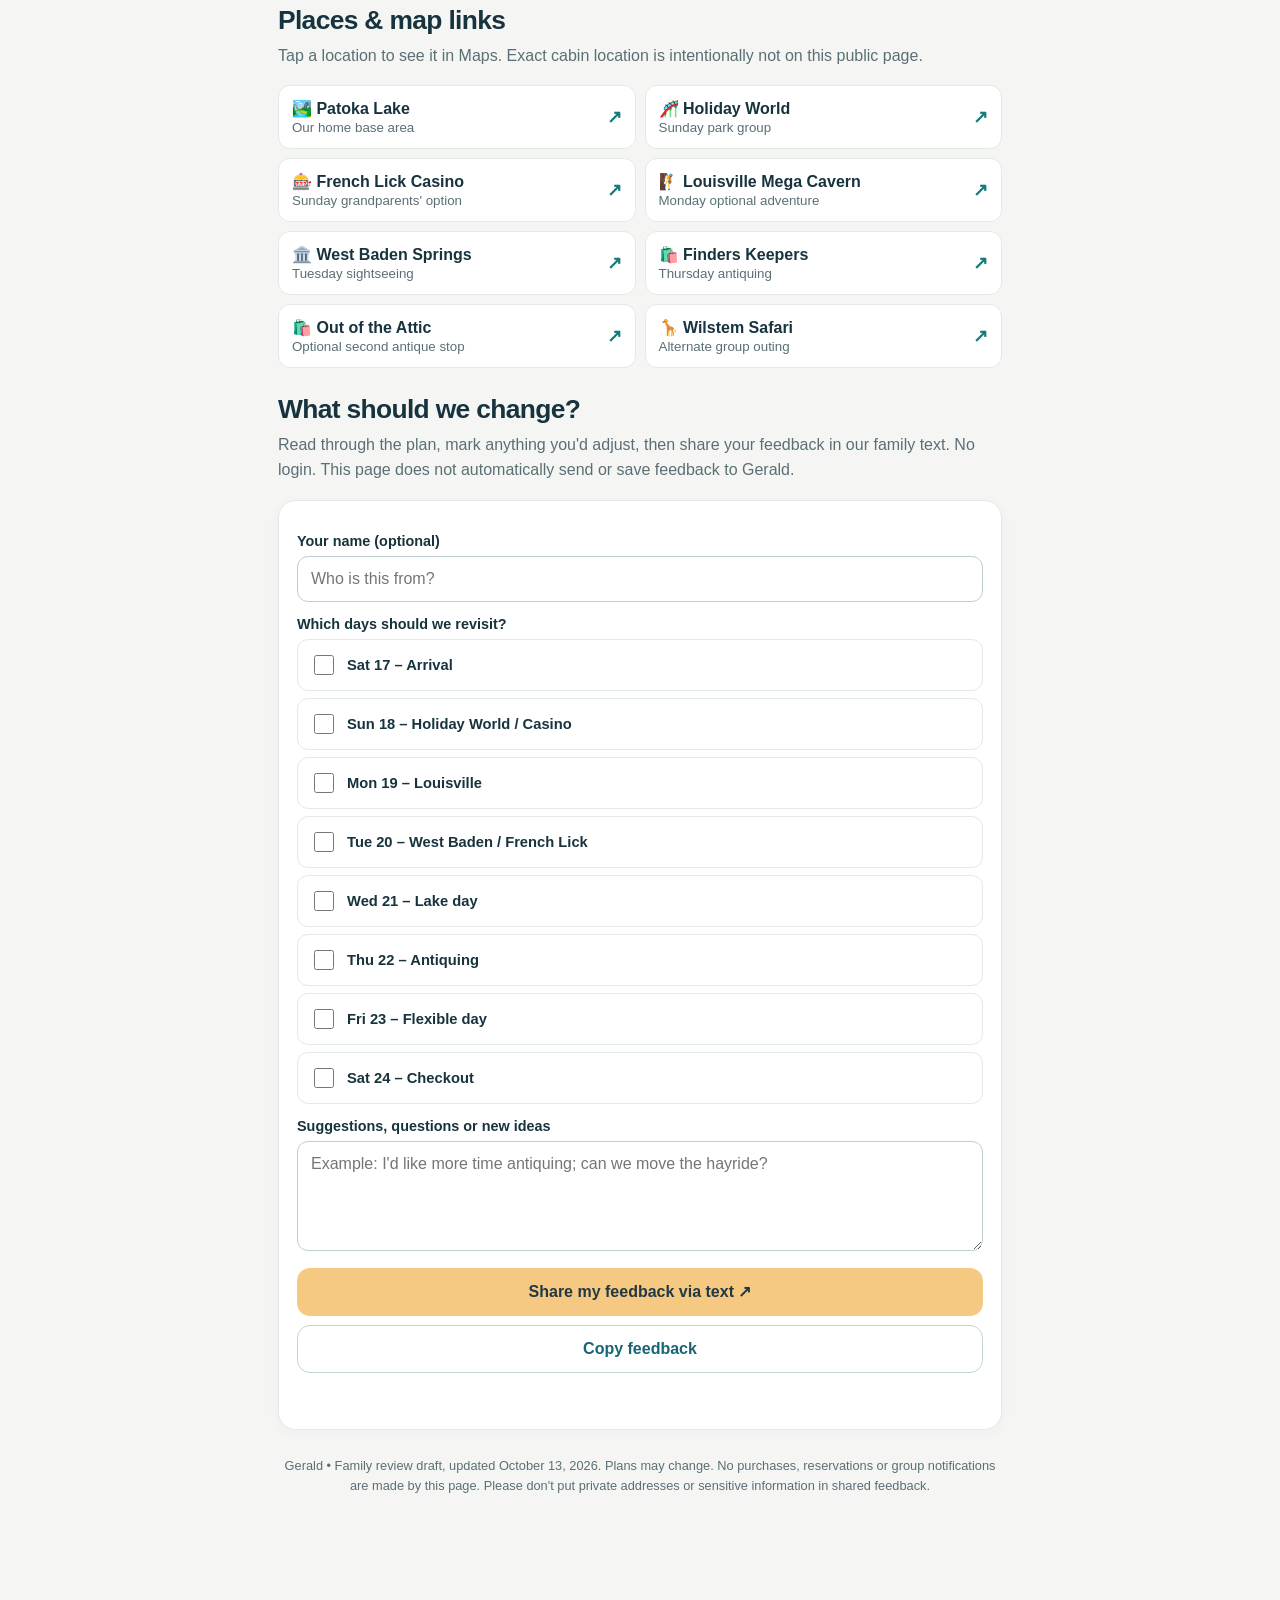
<file: family-plan.html>
<!doctype html>
<html lang="en">
<head>
<meta charset="utf-8"><meta name="viewport" content="width=device-width,initial-scale=1,viewport-fit=cover">
<meta name="referrer" content="no-referrer">
<meta http-equiv="Content-Security-Policy" content="default-src 'none'; style-src 'unsafe-inline'; script-src 'unsafe-inline'; base-uri 'none'; form-action 'none';">
<meta name="theme-color" content="#16495b">
<meta name="description" content="Patoka Lake family vacation: draft itinerary, activity options, food guide and family review.">
<title>Patoka Lake Family Vacation · Review the Plan</title>
<style>
:root{font-family:-apple-system,BlinkMacSystemFont,"Segoe UI",Inter,sans-serif;color:#17333d;background:#f5f6f3;--ink:#17333d;--muted:#5a6f75;--teal:#176b74;--gold:#efb660;--outline:#e4eae6}
*{box-sizing:border-box}html{scroll-behavior:smooth}body{margin:0;padding-bottom:96px}a{color:var(--teal);text-decoration-thickness:1px;text-underline-offset:3px}button,textarea,input{font:inherit}button{cursor:pointer}p{line-height:1.54;margin:.4em 0 1em}h1,h2,h3{letter-spacing:-.025em}h1{font-size:clamp(2.35rem,9vw,4.35rem);line-height:1.02;letter-spacing:-.055em;margin:10px 0 16px;font-weight:850}h2{font-size:1.65rem;margin:0 0 8px}h3{font-size:1.12rem;margin:0 0 7px}ul{padding-left:18px;line-height:1.52}li{margin:6px 0}main{max-width:760px;margin:auto;padding:0 18px}.small{font-size:.87rem}.muted{color:var(--muted)}.kicker{font-size:.74rem;letter-spacing:.13em;text-transform:uppercase;font-weight:800;color:#a1e3d8}
.hero{background:linear-gradient(145deg,#12394d 0%,#146879 80%);color:white;overflow:hidden;position:relative;border-radius:0 0 28px 28px;margin:0 -18px 22px;padding:30px 22px 0}.hero p{max-width:540px;color:#d8eceb}.hero-bottom{position:relative;margin:30px -22px 0;height:125px;overflow:hidden;background:linear-gradient(to top,#17516e 0,#25788e 47%,transparent 47%)}.sun{position:absolute;width:72px;height:72px;border-radius:50%;background:#f2c37d;right:19%;top:10px;box-shadow:0 0 35px #ffce8050}.mountain{position:absolute;bottom:50px;width:125%;height:105px;background:#245b66;clip-path:polygon(0 100%,18% 35%,26% 64%,42% 17%,59% 75%,72% 35%,90% 100%);opacity:.95}.mountain.back{bottom:65px;background:#397d84;transform:translateX(8%);opacity:.75}.lake{position:absolute;bottom:0;width:100%;height:55px;background:repeating-linear-gradient(176deg,#276c86,#276c86 8px,#39859a 9px,#276c86 13px)}.hero-title{position:relative;z-index:2}.chips{display:flex;gap:8px;flex-wrap:wrap;margin:15px 0}.chip{display:inline-block;font-size:.77rem;font-weight:700;padding:8px 11px;border-radius:999px;background:#ffffff22;color:white;border:1px solid #ffffff25}.buttons{display:flex;flex-wrap:wrap;gap:9px;margin:20px 0 4px}.btn{border:0;border-radius:13px;min-height:48px;padding:12px 17px;font-weight:750;display:inline-flex;align-items:center;justify-content:center;text-decoration:none}.primary{background:#f5c982;color:#213947}.secondary{background:#fff;color:#176475}.outline{border:1px solid #bed5d3;background:#fff;color:#176475}
nav{position:sticky;top:0;z-index:30;background:#f5f6f3eb;backdrop-filter:blur(9px);border-bottom:1px solid #e6ebe7;margin:0 -18px;padding:9px 18px;display:flex;gap:9px;overflow:auto}nav a{white-space:nowrap;background:white;border:1px solid #dfe6e3;border-radius:999px;text-decoration:none;padding:9px 13px;font-size:.86rem;font-weight:750}
.section{padding-top:26px;scroll-margin-top:70px}.section-intro{color:var(--muted);margin:0 0 17px}.card{background:white;border:1px solid var(--outline);border-radius:18px;padding:18px;margin:13px 0;box-shadow:0 3px 14px #1a464009}.notice{border-left:4px solid #d59a46;background:#fff8e9;padding:15px 17px;border-radius:12px;margin:16px 0}.notice p{margin:2px 0}.rulegrid{display:grid;grid-template-columns:1fr 1fr;gap:10px}.rule{background:white;border:1px solid var(--outline);border-radius:13px;padding:13px}.rule span{display:block;font-size:1.2rem;margin-bottom:7px}.rule strong{display:block;font-size:.9rem}.rule p{font-size:.84rem;color:var(--muted);margin:4px 0 0}
.day{display:grid;grid-template-columns:64px 1fr;gap:14px;padding:19px;margin:11px 0;background:white;border:1px solid var(--outline);border-radius:19px;scroll-margin-top:75px}.date{background:#eaf4f1;color:#166c68;border-radius:12px;display:flex;align-items:center;flex-direction:column;justify-content:center;height:69px;text-align:center}.date strong{font-size:1.6rem;line-height:1.1}.date span{font-size:.68rem;font-weight:800;text-transform:uppercase;letter-spacing:.06em}.day .tag{font-size:.72rem;font-weight:750;color:#0a746f;text-transform:uppercase;letter-spacing:.06em}.day h3{margin:4px 0 7px;font-size:1.21rem}.day p{font-size:.95rem}.mini{display:flex;align-items:flex-start;gap:7px;margin:6px 0;color:#405d66;font-size:.87rem}.mini b{flex:0 0 80px;color:#163b45}.day .altern{background:#f2f7f4;padding:11px 12px;border-radius:11px;font-size:.89rem;margin-top:9px}.links{display:flex;flex-wrap:wrap;gap:10px;margin-top:13px}.links a{font-size:.85rem;font-weight:750}.feature{background:#143f51;color:white;border:0}.feature .muted,.feature p{color:#e0eded}.feature .tag{color:#a2e6d5}.feature .altern{background:#ffffff16;color:white}.feature .date{background:#f3bf72;color:#27444c}
.option{display:flex;align-items:start;gap:11px;background:white;border:1px solid var(--outline);border-radius:15px;padding:14px;margin:10px 0}.option .emoji{font-size:1.8rem;line-height:1.2}.option strong{display:block}.option p{font-size:.89rem;margin:5px 0}.option .detail{font-size:.81rem;color:var(--muted)}.foodgrid{display:grid;grid-template-columns:1fr;gap:12px}.food{background:white;border:1px solid var(--outline);padding:16px;border-radius:15px}.food h3{margin:0 0 6px}.food p{font-size:.87rem;margin:7px 0}.food small{display:block;color:var(--muted);font-size:.8rem;margin-bottom:8px}.rated{font-size:.78rem;color:#815914;font-weight:800;background:#fff2da;border-radius:6px;display:inline-block;padding:4px 6px}.maplist{display:grid;grid-template-columns:1fr;gap:9px}.place{display:flex;align-items:center;justify-content:space-between;gap:14px;border:1px solid var(--outline);border-radius:12px;background:white;padding:13px;text-decoration:none;color:var(--ink);font-weight:720}.place small{display:block;color:var(--muted);font-weight:400;margin-top:2px}.place .arrow{color:#167b7b;font-size:1.1rem}
textarea,input[type=text]{border:1px solid #bfcfce;border-radius:11px;padding:13px;background:#fff;color:var(--ink);width:100%;font-size:1rem}textarea{min-height:110px;resize:vertical}label{display:block;font-weight:700;font-size:.9rem;margin:14px 0 7px}.feedback-choice{display:flex;gap:10px;align-items:center;border:1px solid var(--outline);background:white;padding:12px;margin:7px 0;border-radius:11px;font-size:.92rem;font-weight:600}.feedback-choice input{accent-color:#147e79;width:20px;height:20px}.foot{font-size:.8rem;color:var(--muted);text-align:center;margin:26px 0;line-height:1.55}.status{min-height:20px;font-size:.87rem;font-weight:600;color:#0b7766;margin:9px 0}details summary{cursor:pointer;font-weight:750;color:#205667;padding:3px}details p{font-size:.9rem}.pill{border:1px solid #c6dedb;border-radius:8px;background:#eaf7f4;color:#145d63;padding:5px 8px;font-size:.77rem;font-weight:750}
@media(min-width:690px){.hero{margin:16px 0 26px;border-radius:26px;padding:38px 36px 0}.hero-bottom{margin:30px -36px 0}.day{grid-template-columns:76px 1fr;padding:22px;gap:18px}.rulegrid{grid-template-columns:repeat(4,1fr)}.foodgrid{grid-template-columns:1fr 1fr}.maplist{grid-template-columns:1fr 1fr}}
@media(prefers-reduced-motion:reduce){html{scroll-behavior:auto}}
</style></head>
<body><main>
<header class="hero">
<div class="hero-title"><div class="kicker">Gerald's family trip planner · proposal for review</div>
<h1>One cabin.<br>Eight days.<br>Good company.</h1>
<p><strong>Patoka Lake · October 17–24, 2026</strong></p>
<p>Here's our proposed vacation week. Some adventures are together, others are optional. Nothing here is a reservation or a mandatory schedule.</p>
<div class="chips"><span class="chip">🌲 Lake time</span><span class="chip">🎢 Holiday World</span><span class="chip">🏙️ Louisville</span><span class="chip">🛍️ Antiquing</span></div>
<div class="buttons"><a class="btn primary" href="#days">See the itinerary ↓</a><button type="button" class="btn secondary" id="shareTop">Share this plan ↗</button></div>
</div><div class="hero-bottom"><div class="sun"></div><div class="mountain back"></div><div class="mountain"></div><div class="lake"></div></div>
</header>
<nav aria-label="Page sections"><a href="#days">🗓️ The week</a><a href="#ideas">✨ Activities</a><a href="#food">🍕 Food</a><a href="#map">📍 Map links</a><a href="#feedback">💬 Feedback</a></nav>
<section class="section" id="overview"><h2>The ground rules</h2><p class="section-intro">Vacation, not boot camp. Here's what we're planning around.</p>
<div class="rulegrid">
<div class="rule"><span>☕</span><strong>Sleep in</strong><p>Nothing for the whole family before 10:30 AM ET.</p></div>
<div class="rule"><span>🎢</span><strong>Sunday exception</strong><p>Holiday World crew leaves at 10 AM to get in at opening.</p></div>
<div class="rule"><span>🎣</span><strong>Free mornings</strong><p>Optional fishing or individual lake activities, never required.</p></div>
<div class="rule"><span>🍔</span><strong>Keep meals flexible</strong><p>Go out or pick up food. No scheduled cabin cooking.</p></div>
</div>
<div class="notice"><p><strong>We are NOT doing the apple orchard during vacation week.</strong> That'll happen before this trip.</p></div>
</section>
<section class="section" id="days"><h2>The week, day by day</h2><p class="section-intro">All clock times Eastern. Things without reservations can shift for weather, availability and who's here.</p>
<div id="dayList">
<section class="day"><div class="date"><span>Sat</span><strong>17</strong></div><div><span class="tag">Arrival day</span><h3>Cabin, unpack & catch up</h3><p><b>4:00 PM onward:</b> Check-in and arrivals at the Patoka Lake-area rental. Relax, get settled, and eat when everyone's hungry.</p><div class="altern">Evening: hang out, hot tub, movies and family time. No organized outing.</div></div></section>
<section class="day feature"><div class="date"><span>Sun</span><strong>18</strong></div><div><span class="tag">Two independent groups</span><h3>Holiday World 🎢 / French Lick Casino 🎰</h3><p><b>Holiday World crew:</b> Leave at <b>10:00 AM ET</b> to be at the gates before the <b>noon ET</b> opening. Rides, Halloween activities and flexible exit.</p><p><b>Grandparents' option:</b> Sleep in and visit <b>French Lick Casino</b> for slots and lunch, with a separate vehicle. No need to go to the park.</p><div class="altern">The casino is 21+. The two groups choose their own food and return times.</div><div class="links"><a href="https://www.holidayworld.com/" target="_blank" rel="noopener noreferrer">Holiday World ↗</a><a href="https://www.frenchlick.com/gaming.htm" target="_blank" rel="noopener noreferrer">Casino ↗</a></div></div></section>
<section class="day"><div class="date"><span>Mon</span><strong>19</strong></div><div><span class="tag">Family visit · proposed</span><h3>Louisville + optional Mega Cavern</h3><div class="mini"><b>10:30 AM</b>Depart cabin for Louisville</div><div class="mini"><b>Around noon</b>Visit with family and have lunch</div><div class="mini"><b>Afternoon</b>Optional Mega Cavern zipline or Mega Quest course for anyone interested; others can keep visiting</div><div class="mini"><b>Evening</b>Early meal, back to the cabin</div><div class="altern">Confirm Monday works for our Louisville hosts before locking this in. Ziplining minimum age is 7; restrictions and reservations apply.</div><div class="links"><a href="https://louisvillemegacavern.com/" target="_blank" rel="noopener noreferrer">Mega Cavern details ↗</a></div></div></section>
<section class="day"><div class="date"><span>Tue</span><strong>20</strong></div><div><span class="tag">History, sightseeing & optional splits</span><h3>West Baden / French Lick</h3><p><b>10:30 AM departure.</b> See West Baden's spectacular domed atrium, grounds and local history. Lunch out. Afterward, adults can choose casino time while others choose resort bowling, tile painting or walking.</p><div class="altern">Some shopping is possible, but the main dedicated antiquing trip is Thursday: our preferred antique mall is closed Tuesdays.</div><div class="links"><a href="https://www.frenchlick.com/" target="_blank" rel="noopener noreferrer">Resort details ↗</a></div></div></section>
<section class="day"><div class="date"><span>Wed</span><strong>21</strong></div><div><span class="tag">Flex day</span><h3>Fishing, kayaking & lake time</h3><p>Nothing scheduled before <b>10:30 AM</b>. Fishing from the boat, kayaking, nature center, lakeside walks, or just a quiet cabin day. We'll pick outdoor timing based on actual conditions.</p><div class="altern">Optional early-morning fishing or swim training is separate from the family schedule and subject to safe, lawful access.</div><div class="links"><a href="https://www.in.gov/dnr/state-parks/parks-lakes/patoka-lake/" target="_blank" rel="noopener noreferrer">Patoka Lake ↗</a></div></div></section>
<section class="day feature"><div class="date"><span>Thu</span><strong>22</strong></div><div><span class="tag">Top family request · 4 survey selections</span><h3>Antiquing day 🛍️</h3><p><b>11:00 AM or later:</b> Explore antique booths at <b>Finders Keepers</b> in West Baden, with <b>Out of the Attic</b> in Paoli as an optional second stop. A strong fit for several family members.</p><p>Not into antiques? Split off for fishing, safari, a seasonal hayride if available, or downtime.</p><div class="altern">The antique day can move to Friday if people returning later in the week would otherwise miss it. Store hours should be rechecked.</div></div></section>
<section class="day"><div class="date"><span>Fri</span><strong>23</strong></div><div><span class="tag">Weather buffer & last full day</span><h3>Do what we missed; enjoy the cabin</h3><p>Fishing, kayaking, another favorite activity, or Thursday's antiquing raincheck. Leave time to load the boat and gear before dark.</p><div class="altern">Evening: our final family dinner, movies, games, and an easy night.</div></div></section>
<section class="day"><div class="date"><span>Sat</span><strong>24</strong></div><div><span class="tag">Departure</span><h3>Breakfast, pack & head home</h3><p>The rental's scheduled checkout is <b>10:00 AM ET</b>. This is the one unavoidable early-morning exception.</p></div></section>
</div></section>
<section class="section" id="ideas"><h2>Activities we're prioritizing</h2><p class="section-intro">The original surveys helped shape these options; this isn't another vote.</p>
<div class="option"><div class="emoji">🛍️</div><div><strong>Antiquing — high priority</strong><p>Four submitted surveys selected antiquing. Thursday is our preferred day, with Friday as backup.</p><span class="pill">Strong group interest</span></div></div>
<div class="option"><div class="emoji">🎣</div><div><strong>Fishing, boat rides and kayaking</strong><p>Always available as smaller-group choices, weather permitting. Nobody has to wake up early.</p></div></div>
<div class="option"><div class="emoji">🏛️</div><div><strong>West Baden, museums & fossils</strong><p>Multiple family members want history and museums. Fossil-bed visits depend on water levels and access restrictions.</p></div></div>
<div class="option"><div class="emoji">🦒</div><div><strong>Safari or seasonal hayride</strong><p>Nice alternatives if people want something different on Thursday; hayride needs a booking and may have limited space.</p></div></div>
</section>
<section class="section" id="food"><h2>Food without a schedule</h2><p class="section-intro">No mandatory cooking nights, no assigned restaurants. Here's a shortlist to choose from when we're hungry. Ratings are approximate research snapshots; menus, hours and service should be checked before ordering.</p>
<div class="foodgrid">
<div class="food"><h3>French Licks · French Lick</h3><small>Pizza, salads, treats, pickup</small><span class="rated">★ Approx. 4.6 Google</span><p>A stronger-rated casual pick when visiting the resort area.</p><a href="https://frenchlicks.com/menu" target="_blank" rel="noopener noreferrer">Menu / order options ↗</a></div>
<div class="food"><h3>Benny's Off the Water · Birdseye</h3><small>Burgers, BBQ, pizza and takeout</small><span class="rated">★ Approx. 4.4</span><p>Convenient near the lake; good fallback for an easy cabin evening.</p><a href="https://www.google.com/maps/search/?api=1&query=Bennys+Off+The+Water+Birdseye+Indiana" target="_blank" rel="noopener noreferrer">Find / contact ↗</a></div>
<div class="food"><h3>Chilitos Mexican Grill · Birdseye</h3><small>Mexican food and takeout</small><span class="rated">★ Approx. 4.4</span><p>Another nearby option when the group would rather order pickup.</p><a href="https://www.chilitosmexgrill.com/" target="_blank" rel="noopener noreferrer">Restaurant ↗</a></div>
<div class="food"><h3>Finn's at Patoka Lake · Birdseye</h3><small>Pizza, wings and casual lake food</small><span class="rated">★ Approx. 4.4</span><p>Check fall operating days; not a reliable every-night option.</p><a href="https://www.google.com/maps/search/?api=1&query=Finns+at+Patoka+Lake+Birdseye" target="_blank" rel="noopener noreferrer">Find / contact ↗</a></div>
<div class="food"><h3>Chicago's Pizza · French Lick</h3><small>Pizza, salad bar, takeout</small><span class="rated">★ Approx. 4.2</span><p>Convenient practical option even though it is under our usual 4.5 rating target.</p><a href="https://chicagospizza.com/locations/french-lick/" target="_blank" rel="noopener noreferrer">Menu / order ↗</a></div>
<div class="food"><h3>Schnitzelbank · Jasper</h3><small>German food, dine-in and takeout</small><span class="rated">★ Approx. 4.3</span><p>Only really worth the drive if we're already doing a Jasper outing.</p><a href="https://www.schnitzelbank.com/restaurant-menu" target="_blank" rel="noopener noreferrer">Menu ↗</a></div>
</div>
<div class="card"><h3>🚗 Can we get food delivered?</h3><p>Maybe, but no service has confirmed delivery to our rental's exact location. Local provider <a href="https://www.getoceats.com/" target="_blank" rel="noopener noreferrer">OC Eats ↗</a> is the most promising; <a href="https://www.doordash.com/food-delivery/french-lick-in-restaurants" target="_blank" rel="noopener noreferrer">DoorDash ↗</a> and <a href="https://www.ubereats.com/find-near-me/birdseye-in/food" target="_blank" rel="noopener noreferrer">Uber Eats ↗</a> show regional listings, not guaranteed cabin coverage. Dine out while we're already in town or pick up food on the way back.</p><p class="small muted">There will be vegetarian-friendly considerations too; suitable vegan preparations need menu verification, not assumptions.</p></div>
</section>
<section class="section" id="map"><h2>Places & map links</h2><p class="section-intro">Tap a location to see it in Maps. Exact cabin location is intentionally not on this public page.</p>
<div class="maplist">
<a class="place" href="https://www.google.com/maps/search/?api=1&query=Patoka+Lake+Indiana" target="_blank" rel="noopener noreferrer"><span>🏞️ Patoka Lake<small>Our home base area</small></span><span class="arrow">↗</span></a>
<a class="place" href="https://www.google.com/maps/search/?api=1&query=Holiday+World+Santa+Claus+Indiana" target="_blank" rel="noopener noreferrer"><span>🎢 Holiday World<small>Sunday park group</small></span><span class="arrow">↗</span></a>
<a class="place" href="https://www.google.com/maps/search/?api=1&query=French+Lick+Casino+Indiana" target="_blank" rel="noopener noreferrer"><span>🎰 French Lick Casino<small>Sunday grandparents' option</small></span><span class="arrow">↗</span></a>
<a class="place" href="https://www.google.com/maps/search/?api=1&query=Louisville+Mega+Cavern+Kentucky" target="_blank" rel="noopener noreferrer"><span>🧗 Louisville Mega Cavern<small>Monday optional adventure</small></span><span class="arrow">↗</span></a>
<a class="place" href="https://www.google.com/maps/search/?api=1&query=West+Baden+Springs+Hotel+Indiana" target="_blank" rel="noopener noreferrer"><span>🏛️ West Baden Springs<small>Tuesday sightseeing</small></span><span class="arrow">↗</span></a>
<a class="place" href="https://www.google.com/maps/search/?api=1&query=Finders+Keepers+West+Baden+Indiana" target="_blank" rel="noopener noreferrer"><span>🛍️ Finders Keepers<small>Thursday antiquing</small></span><span class="arrow">↗</span></a>
<a class="place" href="https://www.google.com/maps/search/?api=1&query=Out+Of+The+Attic+Paoli+Indiana" target="_blank" rel="noopener noreferrer"><span>🛍️ Out of the Attic<small>Optional second antique stop</small></span><span class="arrow">↗</span></a>
<a class="place" href="https://www.google.com/maps/search/?api=1&query=Wilstem+Wildlife+Park+Paoli+Indiana" target="_blank" rel="noopener noreferrer"><span>🦒 Wilstem Safari<small>Alternate group outing</small></span><span class="arrow">↗</span></a>
</div></section>
<section class="section" id="feedback"><h2>What should we change?</h2><p class="section-intro">Read through the plan, mark anything you'd adjust, then share your feedback in our family text. No login. This page does not automatically send or save feedback to Gerald.</p>
<div class="card">
<label for="person">Your name (optional)</label><input type="text" id="person" placeholder="Who is this from?" maxlength="45">
<label>Which days should we revisit?</label>
<div id="dayChecks"></div>
<label for="comments">Suggestions, questions or new ideas</label><textarea id="comments" placeholder="Example: I'd like more time antiquing; can we move the hayride?"></textarea>
<button type="button" class="btn primary" id="shareFeedback" style="width:100%;margin-top:13px">Share my feedback via text ↗</button>
<button type="button" class="btn outline" id="copyFeedback" style="width:100%;margin-top:9px">Copy feedback</button>
<div class="status" id="status" role="status" aria-live="polite"></div>
</div></section>
<p class="foot">Gerald • Family review draft, updated October 13, 2026. Plans may change. No purchases, reservations or group notifications are made by this page. Please don't put private addresses or sensitive information in shared feedback.</p>
</main><script>
const days=["Sat 17 – Arrival","Sun 18 – Holiday World / Casino","Mon 19 – Louisville","Tue 20 – West Baden / French Lick","Wed 21 – Lake day","Thu 22 – Antiquing","Fri 23 – Flexible day","Sat 24 – Checkout"];
const root=document.getElementById("dayChecks");
days.forEach((s,i)=>{const l=document.createElement("label");l.className="feedback-choice";const c=document.createElement("input");c.type="checkbox";c.name="review-day";c.value=s;l.append(c,document.createTextNode(s));root.append(l)});
const status=document.getElementById("status");
function reviewText(){
const name=document.getElementById("person").value.trim();
const picked=[...document.querySelectorAll('input[name="review-day"]:checked')].map(x=>x.value);
const note=document.getElementById("comments").value.trim();
return "Family vacation plan feedback"+(name?" from "+name:"")+":\n"+
(picked.length?"Days to revisit: "+picked.join("; ")+"\n":"")+
(note?"My thoughts: "+note+"\n":"")+(!picked.length&&!note?"Looks good to me!\n":"")+
"Plan: "+location.href.split("#")[0];}
async function copy(text) {
try{if(navigator.clipboard&&window.isSecureContext){await navigator.clipboard.writeText(text)}else{const ta=document.createElement("textarea");ta.value=text;ta.style.position="fixed";ta.style.opacity="0";document.body.append(ta);ta.select();if(!document.execCommand("copy"))throw Error("copy");ta.remove()}status.textContent="Copied! Paste it into the family group chat."}catch{status.textContent="Couldn't copy automatically. Select the text above and share it in the group chat.";document.getElementById("comments").focus()}}
document.getElementById("copyFeedback").addEventListener("click",()=>copy(reviewText()));
document.getElementById("shareFeedback").addEventListener("click",async()=>{const s=reviewText();if(navigator.share){try{await navigator.share({text:s});status.textContent="Choose your family group in the share sheet."}catch(e){if(e.name!=="AbortError")await copy(s)}}else await copy(s)});
document.getElementById("shareTop").addEventListener("click",async()=>{const u=location.href.split("#")[0];if(navigator.share){try{await navigator.share({title:"Our family vacation plan",text:"Take a look at the proposed Patoka Lake family trip itinerary and send any changes!",url:u})}catch(e){if(e.name!=="AbortError")await copy(u)}}else await copy(u)});
</script></body></html>
</file>
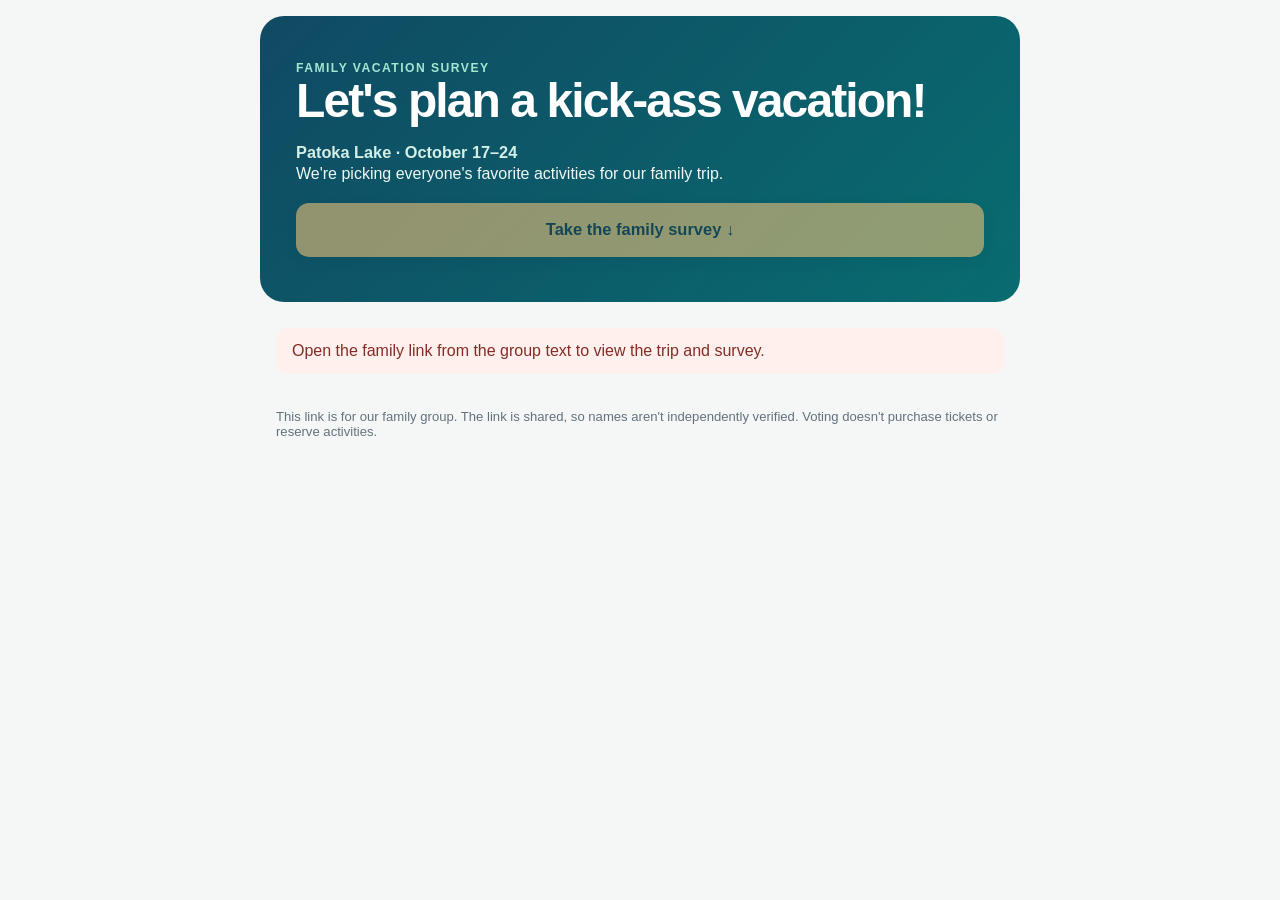
<file: family.html>
<!doctype html>
<html lang="en"><head><meta charset="utf-8"><meta name="viewport" content="width=device-width,initial-scale=1,viewport-fit=cover">
<meta name="referrer" content="no-referrer">
<meta http-equiv="Content-Security-Policy" content="default-src 'none'; script-src 'unsafe-inline'; style-src 'unsafe-inline'; connect-src https://splsniqrunknnwhccrxo.supabase.co; img-src https://www.frenchlick.com; base-uri 'none'; form-action 'none'">
<meta name="theme-color" content="#104a63"><title>Family Vacation Survey</title>
<style>
:root{font-family:-apple-system,BlinkMacSystemFont,"Segoe UI",Arial,sans-serif;font-size:16px;color:#153044;background:#f5f7f6;color-scheme:light}
*{box-sizing:border-box}body{margin:0;padding-bottom:68px}main{max-width:760px;margin:0 auto;padding:0 16px}
h1,h2,h3,p{margin-top:0}h1{font-size:clamp(2rem,8vw,3rem);letter-spacing:-.04em;line-height:1.08;margin-bottom:16px}
h2{font-size:1.4rem;letter-spacing:-.025em}h3{font-size:1.08rem}
p{line-height:1.55}.subtle{color:#546a76}.eyebrow{letter-spacing:.12em;font-size:.76rem;font-weight:800;text-transform:uppercase;color:#a4e6cf}
.hero{background:linear-gradient(135deg,#104a63,#086c70);color:white;padding:42px 22px 33px;border-radius:0 0 26px 26px;margin:0 -16px 26px}
.hero .subtitle{font-weight:600;font-size:1.02rem;color:#d3efe6}.hero p{color:#eef9f3}
button{border:0;border-radius:13px;padding:16px 20px;font-weight:750;font-size:1.03rem;cursor:pointer;min-height:54px}
button:focus-visible,input:focus-visible,textarea:focus-visible{outline:3px solid #ffbc6a;outline-offset:3px}
.primary{background:#ffc978;color:#1e3544;width:100%;box-shadow:0 5px 12px #002b3620}
.second{background:white;color:#165875;border:1px solid #a5c4d2}
button:disabled{opacity:.55}.section{margin:26px 0}.card{border:1px solid #dfebe8;border-radius:16px;background:#fff;padding:18px;margin:12px 0;box-shadow:0 2px 6px #263f4210}
.day{display:flex;gap:14px}.day .dot{flex:0 0 7px;background:#129888;border-radius:5px}.day h3{margin-bottom:5px}
.idea img{width:100%;height:180px;object-fit:cover;border-radius:10px;margin:2px 0 14px}
.idea p{margin:0 0 8px}a{color:#086b86;font-weight:700;text-underline-offset:3px}
.notice{padding:14px 16px;border-radius:12px;background:#edf5f4;color:#174f60;margin:16px 0}
.preview{background:#fff5df;color:#65420d}.error{background:#fff0ed;color:#832d26}
#survey{border-top:2px solid #dfebe8;padding-top:32px;margin-top:26px}label{font-weight:700;display:block;margin-bottom:10px}
input[type="text"],textarea{border:1px solid #aabdc4;border-radius:11px;font:inherit;padding:14px;width:100%;background:#fff;color:#203849}
textarea{min-height:150px;resize:vertical}#identity button{margin-top:14px}
.choice{display:flex;gap:12px;align-items:flex-start;border:1px solid #d5e1e3;border-radius:12px;padding:14px;margin:10px 0;cursor:pointer}
.choice:has(input:checked){border-color:#087c78;background:#eaf7f4}
.choice input{accent-color:#0b777a;width:22px;height:22px;flex:0 0 22px;margin:0}
.choice strong{display:block;margin-bottom:5px}.choice .detail{display:block;font-size:.92rem;color:#526a75;line-height:1.45}
.question h3{margin-bottom:16px}.question .links{font-size:.86rem;margin:12px 0 0 33px}
#answers button{margin-top:8px}.status{margin:14px 0;font-weight:600}.small{font-size:.9rem}
#done h2{color:#006a58}#done .card{border-color:#b8dccd}
#footer{font-size:.82rem;color:#64717d;margin-top:35px}
[hidden]{display:none!important}@media(min-width:680px){.hero{margin-top:16px;border-radius:24px;padding:45px 36px}.ideas{display:grid;grid-template-columns:repeat(2,minmax(0,1fr));gap:12px}.ideas .card{margin:0}.day{padding:20px}.section{margin:34px 0}}

select{border:1px solid #aabdc4;border-radius:11px;font:inherit;padding:14px;width:100%;background:#fff;color:#203849;min-height:54px}
fieldset{border:0;padding:0;margin:0;min-width:0}
.sr-only{position:absolute;width:1px;height:1px;padding:0;margin:-1px;overflow:hidden;clip:rect(0,0,0,0);white-space:nowrap;border:0}
.interest-entry{border:1px solid #d5e1e3;border-radius:12px;margin:10px 0;padding:12px}
.interest-entry:has(input:checked){border-color:#087c78;background:#f1faf7}
.interest-entry label{display:flex;gap:12px;align-items:flex-start;margin:0;cursor:pointer}
.interest-entry label input{accent-color:#0b777a;width:22px;height:22px;flex:0 0 22px;margin:1px 0}
.interest-entry strong{display:block;font-size:1rem}
.interest-entry .detail{display:block;font-size:.89rem;color:#526a75;font-weight:400;line-height:1.45;margin:5px 0}
.interest-entry .star{min-height:40px;font-size:.88rem;background:#fff;color:#26536a;border:1px solid #b8c8cf;padding:7px 12px;margin:9px 0 0 34px}
.interest-entry .star[aria-pressed="true"]{background:#fff3d5;color:#7e4a00;border-color:#e0bd64}
#favoriteCount{background:#f0f7f5;padding:9px 12px;border-radius:9px;position:sticky;top:0;z-index:2}
#savedSummary{margin:18px 0;line-height:1.6}
.tripmeta{font-size:.85rem;color:#50646c;line-height:1.4;margin:7px 0 3px 34px}</style></head>
<body><main>
<header class="hero"><div class="eyebrow">Family Vacation Survey</div>
<h1 id="headline">Let's plan a kick-ass vacation!</h1>
<div class="subtitle" id="subtitle">Patoka Lake · October 17–24</div>
<p id="welcome">We're picking everyone's favorite activities for our family trip.</p>
<button class="primary" id="topTake" type="button">Take the family survey ↓</button>
</header>
<div id="notice" role="status" class="notice">Opening your private family link…</div>
<section class="section" id="info" hidden>
<h2>The plan so far</h2><div id="days"></div>
<h2 style="margin-top:34px">Fun ideas for the week</h2><p class="subtle">These are ideas, not a packed schedule. Tell us what sounds best!</p><div class="ideas" id="ideas"></div>
</section>

<section id="survey" hidden>
 <h2>Your plans and favorites</h2>
 <p class="subtle">Three quick parts. We’ll put the schedule together after everyone answers. Drive times are approximate from Birdseye; Google stars and review counts are research snapshots from October 8.</p>
 <div class="card" id="identity">
  <label for="nameInput">First, what should we call you?</label>
  <input id="nameInput" type="text" autocomplete="given-name" placeholder="Your name (e.g. Mom, Kari, Sarah)" maxlength="50"/>
  <p class="small subtle" style="margin:10px 0">Use the same name if you come back to update your answers. No email or login needed.</p>
  <button class="primary" id="startBtn" type="button">Start my survey</button>
 </div>
 <div id="answers" hidden>
  <p id="who" class="small subtle"></p>
  <div class="card question" id="q-attendance">
   <h3>1. When will you be there?</h3>
   <p class="small subtle">The Airbnb is booked October 17–24. Let us know if you’ll be there all week, just part of it, or can’t make it.</p>
   <fieldset id="comingChoices" class="choices">
    <legend class="sr-only">Are you coming?</legend>
    <label class="choice"><input type="radio" name="coming" value="whole"><span><strong>I'm coming the whole time!</strong><span class="detail">October 17–24</span></span></label>
    <label class="choice"><input type="radio" name="coming" value="part"><span><strong>I'll be there part of the time</strong><span class="detail">Pick my arrival and departure days</span></span></label>
    <label class="choice"><input type="radio" name="coming" value="no"><span><strong>I can't make it</strong></span></label>
   </fieldset>
   <div id="dateFields" hidden>
    <label for="arrival">What day will you arrive?</label><select id="arrival"><option value="">Choose an arrival day</option></select>
    <label for="departure" style="margin-top:16px">What day will you leave?</label><select id="departure"><option value="">Choose a departure day</option></select>
    <p class="small subtle" style="margin-top:10px">Cabin check-in is Saturday afternoon; checkout is Saturday morning, October 24. You can choose a shorter stay, even if you are only visiting for a day.</p>
   </div>
  </div>
  <div id="extraQuestions">
   <div class="card question" id="q-holiday">
    <h3>2. Are you going to Holiday World on Sunday, October 18?</h3>
    <p class="small subtle">This is our Sunday main event. Select what you expect to do.</p>
    <fieldset class="choices" id="holidayChoices">
     <legend class="sr-only">Holiday World attendance</legend>
     <label class="choice"><input type="radio" name="holiday" value="yes"><span><strong>Yes, count me in!</strong></span></label>
     <label class="choice"><input type="radio" name="holiday" value="no"><span><strong>No, I'll skip it</strong></span></label>
     <label class="choice"><input type="radio" name="holiday" value="maybe"><span><strong>Maybe / not sure</strong></span></label>
    </fieldset>
   </div>
   <div class="card question" id="q-interests">
    <h3>3. Which activities sound fun?</h3>
    <p class="small subtle">Check anything you'd enjoy. Then star up to <strong>three favorites</strong> so we know what's most important to you. You can check more than three interests.</p>
    <p class="small subtle" id="favoriteCount">0 of 3 favorites starred</p>
    <div id="interests"></div>
    <p class="small subtle" style="margin-top:14px">Feel free to skip activities you're not interested in. We'll arrange the actual days after everyone's responses.</p>
   </div>
  </div>
  <div class="card" id="q-note">
   <label for="note">Anything else we should know? <span class="small subtle">(optional)</span></label>
   <textarea id="note" maxlength="2000" placeholder="Arrival or departure times, food preferences, mobility considerations, activities not listed, or other requests..."></textarea>
  </div>
  <button class="primary" id="submitBtn" type="button">Save my answers</button>
 </div>
 <div id="done" hidden>
  <div class="card">
   <h2>You're all set! ✓</h2>
   <p>Your plans and favorites are saved. We’ll use everyone’s responses to build our family itinerary.</p>
   <div id="savedSummary" class="small subtle"></div>
   <button class="second" id="editBtn" type="button">Review or change my answers</button>
  </div>
 </div>
 <div id="surveyStatus" class="status" role="status" aria-live="polite"></div>
</section>
<footer id="footer">This link is for our family group. The link is shared, so names aren't independently verified. Voting doesn't purchase tickets or reserve activities.</footer>
</main>
<script>
"use strict";
const base="https://splsniqrunknnwhccrxo.supabase.co/functions/v1/gerald-family-survey";
const els=id=>document.getElementById(id);
const fromFragment=new URLSearchParams(location.hash.slice(1)).get("key");
if(fromFragment && /^[a-f0-9]{64}$/.test(fromFragment)){
 sessionStorage.setItem("gerald_family_link_v1",fromFragment);
 history.replaceState(null,"",location.pathname);
}
const token=sessionStorage.getItem("gerald_family_link_v1");

function textNode(tag,text,cls){const e=document.createElement(tag);e.textContent=text||"";if(cls)e.className=cls;return e}
async function call(endpoint,data){
 const res=await fetch(base+endpoint,{method:"POST",headers:{"Content-Type":"application/json","Authorization":"Bearer "+token},body:JSON.stringify(data)});
 let obj;try{obj=await res.json()}catch{throw Error("Service unavailable")}
 if(!res.ok)throw Error((obj.error||"server_error").replaceAll("_"," "));
 return obj;
}
function status(msg,bad=false){els("surveyStatus").textContent=msg;els("surveyStatus").className="status"+(bad?" notice error":"")}
function urlLink(url,label){if(typeof url!=="string"||!/^https:\/\/(www\.frenchlick\.com|www\.wilstem\.com|www\.in\.gov|indianacaverns\.com|visitindiana\.in\.gov)\//.test(url))return null;
 const a=textNode("a",label);a.href=url;a.target="_blank";a.rel="noopener noreferrer";return a}
const areaFacts={"safari":["≈45–55 min",4.6,2008,"Wilstem Wildlife Park","4229 US-150, Paoli, IN"],"hayride":["≈30–40 min",null,null,null,"8670 IN-56, French Lick, IN"],"westbaden":["≈30–40 min",4.8,3861,"West Baden Springs Hotel","8538 W Baden Ave, West Baden Springs, IN"],"bowling":["≈30–40 min",null,null,null,"8538 W Baden Ave, West Baden Springs, IN"],"casino":["≈30–40 min",4.2,4799,"French Lick Casino","8670 IN-56, French Lick, IN"],"tile":["≈30–40 min",null,null,null,"8538 W Baden Ave, West Baden Springs, IN"],"museum":["≈30–45 min",4.8,147,"Dubois County Museum","1103 Main St, Jasper, IN"],"surrey":["≈30–40 min",null,null,null,"8670 IN-56, French Lick, IN"],"pickleball":["≈30–40 min",null,null,null,"8670 IN-56, French Lick, IN"],"fossils":["Indiana Caverns ≈60–75 min; Falls of the Ohio ≈1 hr 35–2 hr",4.7,1572,"Indiana Caverns","1267 Green Acres Dr SW, Corydon, IN"],"antiques":["≈30–40 min",4.6,147,"Finders Keepers Market Place","8355 IN-56, West Baden Springs, IN"],"fishing":["Local lake outing",null,null,null,null]};
function showTravelFacts(el,code){const x=areaFacts[code];if(!x)return;el.append(textNode("p","Drive from Birdseye area: "+x[0],"tripmeta"));if(x[1]!=null)el.append(textNode("p","Google ★ "+x[1].toFixed(1)+" · "+x[2].toLocaleString("en-US")+" reviews ("+x[3]+")","tripmeta"));}
function ideaFactCode(item){const t=((item.title||"")+" "+(item.detail||"")).toLowerCase();if(/safari|wilstem/.test(t))return "safari";if(/fossil|cavern/.test(t))return "fossils";if(/antiqu|vintage/.test(t))return "antiques";if(/pickleball/.test(t))return "pickleball";if(/hayride|pumpkin/.test(t))return "hayride";if(/west baden|french lick/.test(t))return "westbaden";if(/lake|patoka|fishing/.test(t))return "fishing";return null;}
function buildLanding(landing){
 els("headline").textContent=landing.headline||"Let's plan a kick-ass vacation!";
 els("subtitle").textContent=landing.subtitle||"Family vacation";
 els("welcome").textContent=landing.welcome||"Pick your favorite activities and tell us when you're coming.";
 const days=els("days"),ideas=els("ideas");days.replaceChildren();ideas.replaceChildren();
 for(const item of (Array.isArray(landing.days)?landing.days:[]).slice(0,5)){
  const card=textNode("article","","card day"),dot=textNode("div","","dot"),content=textNode("div");
  content.append(textNode("h3",item.title),textNode("p",item.detail,"subtle"));if(/holiday world/i.test((item.title||"")+" "+(item.detail||"")))content.append(textNode("p","Drive from Birdseye area: about 40 min (actual cabin route may vary)","small subtle"));card.append(dot,content);days.append(card);
 }
 for(const item of (Array.isArray(landing.ideas)?landing.ideas:[]).slice(0,8)){
  const card=textNode("article","","card idea");
  if(typeof item.image==="string"&&item.image.startsWith("https://www.frenchlick.com/files/")){
   const pic=document.createElement("img");pic.src=item.image;pic.loading="lazy";pic.alt=item.title||"Vacation activity";pic.referrerPolicy="no-referrer";card.append(pic);
  }
  card.append(textNode("h3",item.title),textNode("p",item.detail,"subtle"));
  const fact=ideaFactCode(item);if(fact)showTravelFacts(card,fact);
  const link=urlLink(item.url,"See details ↗");if(link)card.append(link);ideas.append(card);
 }
 els("info").hidden=false;els("survey").hidden=false;
}

let name="",activities=[],current=null,interestSet=new Set(),favoriteSet=new Set(),saving=false;
const dateLabels=["Sat, Oct 17","Sun, Oct 18","Mon, Oct 19","Tue, Oct 20","Wed, Oct 21","Thu, Oct 22","Fri, Oct 23","Sat, Oct 24"];
function populateDates(){
 for(let i=0;i<dateLabels.length;i++){
  const day="2026-10-"+String(i+17).padStart(2,"0");
  const dep=new Option(dateLabels[i],day);els("departure").add(dep);
  if(i<7)els("arrival").add(new Option(dateLabels[i],day));
 }
}
function selectedRadio(group){return document.querySelector('input[name="'+group+'"]:checked')?.value||""}
function setRadio(group,value){
 const input=document.querySelector('input[name="'+group+'"][value="'+value+'"]');if(input)input.checked=true;
}
function reflectAttendance(){
 const coming=selectedRadio("coming");
 els("dateFields").hidden=(coming!=="part");
 els("extraQuestions").hidden=(coming==="no"||!coming);
 if(coming==="whole"){
  els("arrival").value="2026-10-17";
  els("departure").value="2026-10-24";
 } else if(coming==="part" && els("arrival").value==="2026-10-17" && els("departure").value==="2026-10-24"){
  els("arrival").value="";els("departure").value="";
 } else if(coming==="no"){
  els("arrival").value="";els("departure").value="";
 }
}
function updateFavCounter(){
 els("favoriteCount").textContent=favoriteSet.size+" of 3 favorites starred";
}
function toggleInterest(code,on){
 if(on)interestSet.add(code);else{interestSet.delete(code);favoriteSet.delete(code)}
 drawInterests();
}
function toggleFavorite(code){
 if(favoriteSet.has(code))favoriteSet.delete(code);
 else {
  if(favoriteSet.size>=3){status("You've already chosen three favorites. Unstar one to pick another.",true);return}
  interestSet.add(code);favoriteSet.add(code);
 }
 drawInterests();
}
function drawInterests(){
 const root=els("interests");root.replaceChildren();
 for(const a of activities){
  const entry=textNode("div","","interest-entry");
  const label=textNode("label");
  const checkbox=document.createElement("input");checkbox.type="checkbox";checkbox.checked=interestSet.has(a.code);
  checkbox.setAttribute("aria-label","Interested in "+a.title);
  checkbox.addEventListener("change",()=>toggleInterest(a.code,checkbox.checked));
  const content=textNode("span");content.append(textNode("strong",a.title),textNode("span",a.description,"detail"));
  label.append(checkbox,content);entry.append(label);
  showTravelFacts(entry,a.code);
  if(a.url){
   const info=urlLink(a.url,"Official information ↗");
   if(info){const l=textNode("p","","links");l.append(info);entry.append(l)}
  }
  if(a.secondary_url){
   const info=urlLink(a.secondary_url,"Another discovery option ↗");
   if(info){const l=textNode("p","","links");l.append(info);entry.append(l)}
  }
  if(interestSet.has(a.code)){
   const star=textNode("button",favoriteSet.has(a.code)?"★ One of my top picks":"☆ Star as a top pick","star");
   star.type="button";star.setAttribute("aria-pressed",favoriteSet.has(a.code)?"true":"false");
   star.addEventListener("click",()=>toggleFavorite(a.code));
   entry.append(star);
  }
  root.append(entry);
 }
 updateFavCounter();
}
function hydrate(result){
 current=result||null;
 for(const group of ["coming","holiday"]){
  document.querySelectorAll('input[name="'+group+'"]').forEach(x=>x.checked=false);
 }
 els("arrival").value="";els("departure").value="";
 interestSet=new Set();favoriteSet=new Set();els("note").value="";
 if(result){
  setRadio("coming",result.coming==="yes"?"whole":result.coming==="unsure"?"part":result.coming);
  setRadio("holiday",result.holiday_world);
  els("arrival").value=result.arrival_on||"";
  els("departure").value=result.departure_on||"";
  interestSet=new Set(Array.isArray(result.interested)?result.interested:[]);
  favoriteSet=new Set(Array.isArray(result.favorites)?result.favorites:[]);
  els("note").value=result.note||"";
 }
 reflectAttendance();drawInterests();
}
function drawSummary(){
 const root=els("savedSummary");root.replaceChildren();
 const line=s=>root.append(textNode("p",s,"small"));
 if(!current)return;
 if(current.coming==="no"){line("Trip: Can't make it");return}
 line(current.coming==="whole"?"Trip: Coming for the whole week!":"Trip: Coming part of the week");
 if(current.arrival_on||current.departure_on){
  const nice=s=>s?dateLabels[Number(s.slice(-2))-17]||s:"TBD";
  line("Arriving: "+nice(current.arrival_on)+" · Leaving: "+nice(current.departure_on));
 }
 line("Holiday World: "+({yes:"Yes",no:"No",maybe:"Maybe"}[current.holiday_world]||"Not sure"));
 if((current.interested||[]).length)line("Activities you're interested in: "+current.interested.map(x=>activities.find(a=>a.code===x)?.title||x).join(", "));
 if((current.favorites||[]).length)line("Your favorites: "+current.favorites.map(x=>activities.find(a=>a.code===x)?.title||x).join(", "));
 if(current.note)line("Additional note saved.");
}
function showDone(){
 els("answers").hidden=true;els("done").hidden=false;drawSummary();
 status("Your trip preferences are saved.");
 els("done").scrollIntoView({behavior:"smooth",block:"start"});
}
els("topTake").addEventListener("click",()=>els("survey").scrollIntoView({behavior:"smooth",block:"start"}));
document.querySelectorAll('input[name="coming"]').forEach(x=>x.addEventListener("change",reflectAttendance));
els("startBtn").addEventListener("click",async()=>{
 name=els("nameInput").value.trim().replace(/\s+/g," ");
 if(name.length<2||name.length>50){status("Please enter a name of 2–50 characters.",true);return}
 els("startBtn").disabled=true;status("Loading your survey...");
 try{
  const data=await call("/response",{name});
  name=data.name;localStorage.setItem("gerald_family_name_v1",name);
  activities=(data.activities||[]).filter(x=>x.code!=="cabin");
  if(activities.length<3)throw Error("Activity choices are not ready");
  hydrate(data.response);
  els("identity").hidden=true;
  els("who").textContent="Answering as "+name+". To use a different name, reopen the link in a private tab.";
  if(data.response)showDone();
  else{els("answers").hidden=false;status("Choose your dates and favorites.");els("answers").scrollIntoView({behavior:"smooth",block:"start"})}
 }catch(e){status("Couldn't load your survey: "+e.message,true)}
 finally{els("startBtn").disabled=false}
});
els("submitBtn").addEventListener("click",async()=>{
 if(saving)return;
 const coming=selectedRadio("coming"),holiday=selectedRadio("holiday");
 if(!coming){status("Please say whether you're coming.",true);els("q-attendance").scrollIntoView({behavior:"smooth"});return}
 const arr=els("arrival").value||null,dep=els("departure").value||null;
 if(coming==="part"&&(!arr||!dep)){
  status("Please select your arrival and departure days for your partial stay.",true);
  els("q-attendance").scrollIntoView({behavior:"smooth"});return;
 }
  if(coming==="part"&&arr==="2026-10-17"&&dep==="2026-10-24"){
  status("Those are the full-trip dates. Select 'I'm coming the whole time' instead.",true);
  els("q-attendance").scrollIntoView({behavior:"smooth"});return;
 }
 if(coming==="part"&&arr&&dep&&arr>dep){
  status("Your departure day must be on or after your arrival day.",true);
  els("q-attendance").scrollIntoView({behavior:"smooth"});return;
 }
 if(coming!=="no"&&!holiday){status("Please answer the Holiday World question.",true);els("q-holiday").scrollIntoView({behavior:"smooth"});return}
 const interested=coming==="no"?[]:[...interestSet];
 const favorites=coming==="no"?[]:[...favoriteSet];
 const payload={name,coming,arrival_on:coming==="no"?null:(coming==="whole"?"2026-10-17":arr),departure_on:coming==="no"?null:(coming==="whole"?"2026-10-24":dep),
  holiday_world:coming==="no"?"no":holiday,interested,favorites,note:els("note").value.trim(),request_id:crypto.randomUUID()};
 saving=true;els("submitBtn").disabled=true;status("Saving and verifying your answers...");
 try{
  const result=await call("/submit",payload);
  if(!result.saved)throw Error("Save not confirmed");
  const check=await call("/response",{name});
  const r=check.response;
  if(!r||r.coming!==payload.coming||r.holiday_world!==payload.holiday_world||
      (r.arrival_on||null)!==payload.arrival_on||(r.departure_on||null)!==payload.departure_on||
      JSON.stringify(r.interested)!==JSON.stringify(payload.interested)||
      JSON.stringify(r.favorites)!==JSON.stringify(payload.favorites)||
      (r.note||"")!==payload.note)throw Error("Readback did not match. Refresh to check before resubmitting.");
  current=r;showDone();
 }catch(e){status("Couldn't confirm your answers: "+e.message,true)}
 finally{saving=false;els("submitBtn").disabled=false}
});
els("editBtn").addEventListener("click",()=>{
 els("done").hidden=true;els("answers").hidden=false;hydrate(current);
 status("Update anything you like, then save again.");
 els("answers").scrollIntoView({behavior:"smooth",block:"start"});
});
populateDates();
(async()=>{
 if(!token){els("notice").textContent="Open the family link from the group text to view the trip and survey.";els("notice").className="notice error";els("topTake").disabled=true;return}
 try{
  const data=await call("/overview",{});
  buildLanding(data.landing||{});
  els("nameInput").value=localStorage.getItem("gerald_family_name_v1")||"";
  if(data.review_only){els("notice").className="notice preview";els("notice").textContent="Organizer preview: this link is ready for testing but has not been shared with family."}
  else els("notice").hidden=true;
 }catch(e){els("notice").className="notice error";els("notice").textContent="Could not open this survey: "+e.message;els("topTake").disabled=true}
})();
</script></body></html>
</file>
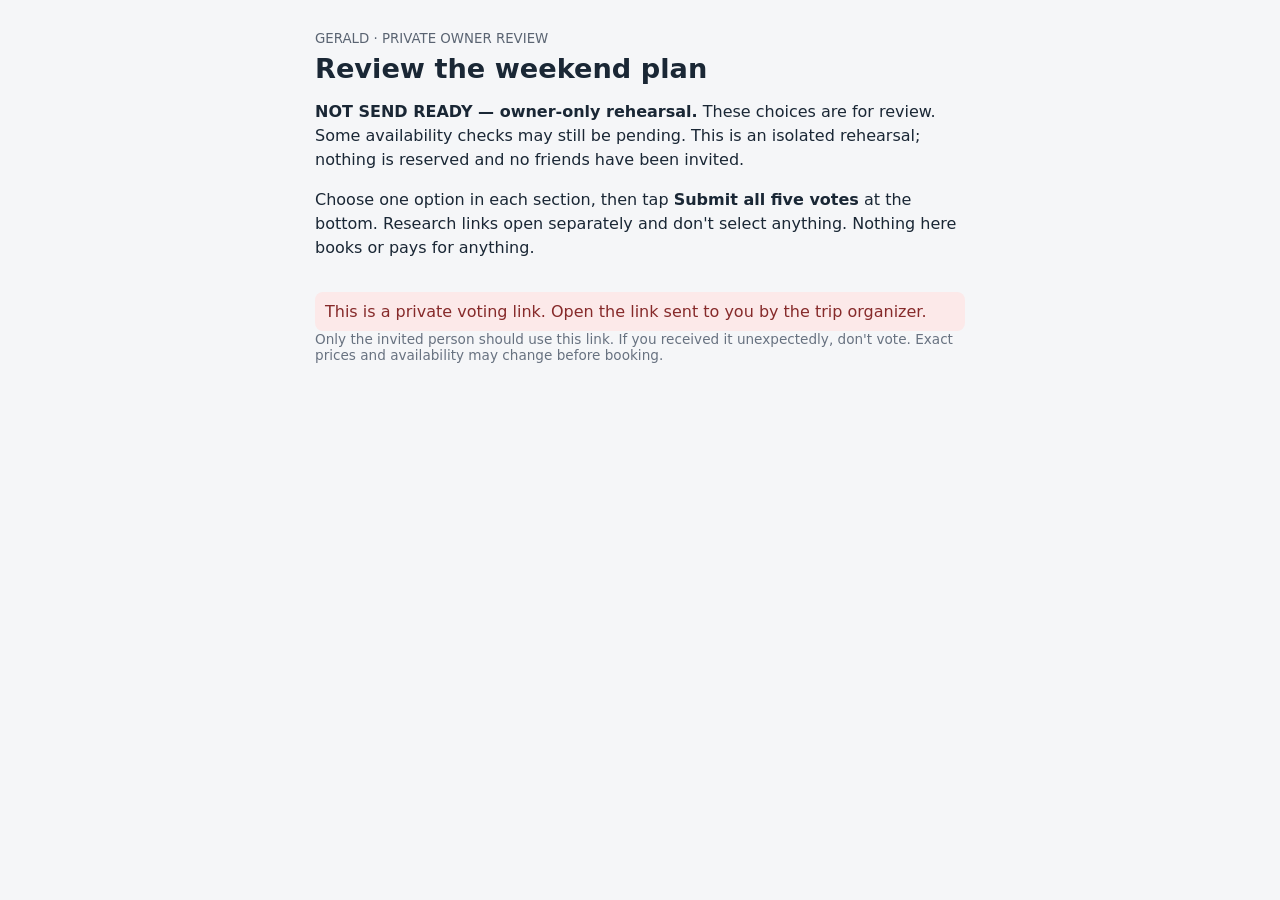
<file: review.html>
<!doctype html>
<html lang="en"><head><meta charset="utf-8"><meta name="viewport" content="width=device-width,initial-scale=1">
<meta name="referrer" content="no-referrer">
<meta http-equiv="Content-Security-Policy" content="default-src 'none'; script-src 'unsafe-inline'; style-src 'unsafe-inline'; connect-src https://splsniqrunknnwhccrxo.supabase.co; base-uri 'none'; form-action 'none'">
<title>Gerald Trip Decisions</title>
<style>
:root{color-scheme:light;font:16px system-ui,-apple-system,sans-serif;background:#f5f6f8;color:#1a2735}
body{max-width:650px;margin:auto;padding:20px 16px 70px}header{padding:8px 0 16px}
h1{font-size:1.7rem;margin:6px 0}h2{font-size:1.16rem;margin:0 0 4px}
p{line-height:1.5}small,.hint{color:#5a6472}.card{background:white;border:1px solid #dae0e5;border-radius:14px;padding:20px;margin-bottom:18px;box-shadow:0 3px 10px #1d2b3910}
.choice{display:flex;align-items:flex-start;gap:12px;padding:14px;margin:10px 0;border:1px solid #dce0e4;border-radius:10px;cursor:pointer}
.choice input{margin-top:4px;accent-color:#184b72;min-width:18px;height:18px}
.choice strong{display:block}.choice span{display:block;color:#4e5864;font-size:.9rem;margin-top:4px}.research{display:flex;flex-wrap:wrap;gap:14px;margin:-2px 0 15px 31px;font-size:.88rem}.research a{color:#15547d;font-weight:600;padding:4px 0}.trip-note{background:#e8f3fa;border-left:4px solid #236c99;padding:13px 16px;margin-bottom:18px;border-radius:8px;line-height:1.55}
button{background:#173e5d;color:white;border:0;border-radius:9px;padding:11px 16px;font-weight:600;font-size:1rem;cursor:pointer}
button:disabled{opacity:.55}.notice{padding:10px;border-radius:8px;background:#e8f3e9;color:#244b2e}
.error{background:#fce9e9;color:#862a2a}.saved{color:#166534;font-weight:600}.footer-actions{padding:18px 4px 24px;position:relative}.primary{width:100%;min-height:52px;background:#175a86}.secondary{background:white;color:#175a86;border:1px solid #175a86}.done{text-align:center;padding:34px 24px}.done h2{font-size:1.75rem}.check{font-size:3rem;color:#187349}.vote-count{font-weight:600;color:#184b72;margin:10px 0}.summary{text-align:left;margin:20px 0}.summary div{padding:12px 0;border-bottom:1px solid #e4e9ed}.summary strong{display:block}.summary span{display:block;color:#526171;font-size:.9rem;margin-top:4px}footer{font-size:.85rem;color:#687280}.feedback-panel{margin-top:24px;padding:20px 0 5px;border-top:2px solid #e2eaf0;text-align:left}.feedback-panel h3{font-size:1.12rem;color:#163d59;margin:0 0 8px}.feedback-panel p{font-size:.92rem;color:#596779}.feedback-panel textarea{box-sizing:border-box;width:100%;min-height:125px;resize:vertical;border:1px solid #bac9d5;border-radius:10px;padding:13px;font:inherit;line-height:1.45;background:white;color:#1a2735}.feedback-panel textarea:focus{outline:2px solid #267ba4;outline-offset:1px}.feedback-panel button{margin-top:12px}.feedback-result{font-size:.91rem;margin:10px 0 3px;min-height:1.3em}.feedback-result.error{padding:10px;border-radius:6px}
</style></head><body>
<header><small>GERALD · PRIVATE OWNER REVIEW</small><h1>Review the weekend plan</h1>
<p><b>NOT SEND READY — owner-only rehearsal.</b> These choices are for review. Some availability checks may still be pending. This is an isolated rehearsal; nothing is reserved and no friends have been invited.</p><p>Choose one option in each section, then tap <b>Submit all five votes</b> at the bottom. Research links open separately and don't select anything. Nothing here books or pays for anything.</p></header><aside id="trip-note"></aside>
<div id="status" role="status">Loading your invitation…</div><main id="ballots"></main>
<footer>Only the invited person should use this link. If you received it unexpectedly, don't vote. Exact prices and availability may change before booking.</footer>
<script>
const BASE='https://splsniqrunknnwhccrxo.supabase.co/functions/v1/gerald-trip-vote';
const params=new URLSearchParams(location.hash.slice(1));
const supplied=params.get('token');
if(supplied && /^[a-f0-9]{64}$/.test(supplied)){sessionStorage.setItem('gerald_owner_review_v1',supplied);history.replaceState(null,'',location.pathname)}
const token=sessionStorage.getItem('gerald_owner_review_v1');
const status=document.getElementById('status'), root=document.getElementById('ballots'), tripNote=document.getElementById('trip-note');

function placeLink(text,url){const a=el('a',text);a.href=url;a.target='_blank';a.rel='noopener noreferrer';return a;}
function lookupLinks(choice){
 const links=el('div','','research');
 const detailUrls=(choice.description||'').match(/https:\/\/[^\s]+/g)||[];
 for(const url of detailUrls){
  try{const u=new URL(url);if(u.protocol==='https:')links.append(placeLink('Official details ↗',u.href));}catch{}
 }
 return links;
}
const el=(tag,text='',cls='')=>{const x=document.createElement(tag);x.textContent=text;if(cls)x.className=cls;return x};
async function call(route,body){
 const controller=new AbortController();
 const timeout=setTimeout(()=>controller.abort(),20000);
 try{
  const r=await fetch(BASE+route,{method:'POST',headers:{'Content-Type':'application/json','Authorization':'Bearer '+token},body:JSON.stringify(body),signal:controller.signal});
  const data=await r.json();
  if(!r.ok)throw Error(data.error||'Request failed');
  if(route==='/ballot' && (data.ballots.length!==5 || data.ballots.some(b=>![20,21,22,23,24].includes(b.poll_id))))throw Error('This invitation is not for this owner-review rehearsal. Please use the private review link.');
  return data;
 }finally{clearTimeout(timeout)}
}
function show(message,isError=false){
 status.textContent=message;status.className=isError?'notice error':'notice';
}
let ballots=[];
const chosen=new Map();
const committed=new Map();
let submitting=false;
let savedFeedback='';
let feedbackSaving=false;
const pendingRequestIds=new Map();
function countSelected(){return ballots.filter(b=>chosen.has(b.poll_id)).length}
function updateProgress(){
 const count=countSelected();
 const progress=document.getElementById('progress');
 if(progress)progress.textContent=count+' of '+ballots.length+' choices selected';
 const submit=document.getElementById('submit-all');
 if(submit)submit.textContent=count===ballots.length?'Submit all '+ballots.length+' votes':'Select all '+ballots.length+' choices to vote';
}
function renderBallots(){
 root.replaceChildren();
 tripNote.textContent='';
 tripNote.className='trip-note';
 tripNote.textContent='Private owner-review rehearsal. Availability and cost caveats appear with each choice. Submitting these choices does not authorize invitations, reservations or payment.';
 ballots.forEach((ballot,index)=>{
  const card=el('section','','card');card.id='poll-'+ballot.poll_id;
  const head=el('h2',(index+1)+'. '+ballot.title);
  card.append(head);
  const current=committed.get(ballot.poll_id);
  if(current!==null&&current!==undefined)card.append(el('small','Previously saved. You may change this choice.','saved'));
  const choices=el('div');
  ballot.options.forEach(choice=>{
   const label=el('label','','choice');
   const radio=document.createElement('input');
   radio.type='radio';
   radio.name='vote-'+ballot.poll_id;
   radio.value=String(choice.id);
   radio.checked=chosen.get(ballot.poll_id)===choice.id;
   radio.addEventListener('change',()=>{
    chosen.set(ballot.poll_id,choice.id);
    updateProgress();
   });
   const details=el('div');
   details.append(el('strong',choice.title));
   if(choice.description)details.append(el('span',choice.description.replace(/https:\/\/[^\s]+/g,'').trim()));
   if(choice.estimated_cost!==null){
    const label=(choice.id===7||choice.id===8)?'Expired historical hotel + convention estimate: $':'Estimate, not a confirmed booking quote: $';
    details.append(el('span',label+choice.estimated_cost));
   }
   label.append(radio,details);
   const entry=el('div');entry.append(label);
   const research=lookupLinks(choice);
   if(research.childElementCount)entry.append(research);
   choices.append(entry);
  });
  card.append(choices);root.append(card);
 });
 const actions=el('section','','footer-actions');
 const progress=el('p','','vote-count');progress.id='progress';
 const submit=el('button','Submit all five votes','primary');submit.id='submit-all';
 submit.type='button';submit.addEventListener('click',submitAll);
 const note=el('p','One button saves your selections. You will see a confirmation when all answers are recorded.','hint');
 actions.append(progress,submit,note);root.append(actions);updateProgress();
 show('Owner-review choices only. Nothing is saved until you use the button below.');
}
function makeFeedbackPanel(){
 const panel=el('section','','feedback-panel');
 panel.append(el('h3','Any other ideas or requests?'));
 panel.append(el('p','Optional: describe what you would change about the trip. This is an isolated owner-review rehearsal; the group has not been invited.'));
 const field=document.createElement('textarea');
 field.id='additional-requests';
 field.rows=5;field.maxLength=2000;
 field.setAttribute('aria-label','Additional trip requests');
 field.placeholder='For example: try a different hotel, change the schedule, or suggest another activity…';
 field.value=savedFeedback;
 const feedbackStatus=el('div','','feedback-result');feedbackStatus.id='feedback-result';
 feedbackStatus.setAttribute('role','status');
 const count=el('small','Up to 2,000 characters. Leave blank if you have nothing to add.');
 const save=el('button',savedFeedback?'Update my request':'Save additional request','secondary');
 save.type='button';save.id='save-feedback';
 if(!savedFeedback)save.disabled=true;
 const updateButton=()=>{
  const desired=field.value.trim();
  save.disabled=feedbackSaving||(desired===savedFeedback);
  save.textContent=!desired&&savedFeedback?'Remove my request':savedFeedback?'Update my request':'Save additional request';
  count.textContent=field.value.length+' / 2,000 characters · Optional';
 };
 field.addEventListener('input',updateButton);
 save.addEventListener('click',async()=>{
  if(feedbackSaving)return;
  const desired=field.value.trim();
  if(desired===savedFeedback)return;
  feedbackSaving=true;save.disabled=true;field.disabled=true;
  feedbackStatus.className='feedback-result';
  feedbackStatus.textContent='Saving your request…';
  try{
   const result=await call('/feedback',{note:desired});
   if(!result.saved||result.feedback_text!==desired)throw Error('Save was not confirmed');
   const verification=await call('/ballot',{});
   if((verification.feedback_text??'')!==desired)throw Error('Saved note could not be verified');
   savedFeedback=desired;
   feedbackStatus.textContent=desired?'Review request saved. The organizer can use it when revising the draft.':'Your additional request has been removed.';
  }catch(e){
   feedbackStatus.className='feedback-result error';
   feedbackStatus.textContent='Unable to confirm request ('+e.message+'). Your five votes are still saved. Refresh to check before trying again.';
  }finally{
   feedbackSaving=false;field.disabled=false;updateButton();
  }
 });
 panel.append(field,count,save,feedbackStatus);
 return panel;
}
function showDone(){
 tripNote.replaceChildren();root.replaceChildren();
 const section=el('section','','card done');
 section.append(el('div','✓','check'));
 section.append(el('h2','Your five review choices are saved!'));
 section.append(el('p','This rehearsal saved all five decisions. No friends were notified and nothing was booked.'));
 section.append(el('p','This is a review draft; pending inventory must clear before any friend-facing release.','hint'));
 const summary=el('div','','summary');
 ballots.forEach(b=>{
  const choice=b.options.find(o=>o.id===committed.get(b.poll_id));
  const item=el('div');
  item.append(el('strong',b.title));
  item.append(el('span',choice?choice.title:'Not recorded'));
  summary.append(item);
 });
 section.append(summary);
 const edit=el('button','Review or change my votes','secondary');
 edit.type='button';
 edit.addEventListener('click',()=>{renderBallots();window.scrollTo(0,0)});
 section.append(edit);
 section.append(makeFeedbackPanel());
 root.append(section);
 show('All '+ballots.length+' owner-review choices are saved.');
 window.scrollTo(0,0);
}
async function submitAll(){
 if(submitting)return;
 const missing=ballots.find(b=>!chosen.has(b.poll_id));
 if(missing){
  show('Please choose an answer for all '+ballots.length+' questions before submitting.',true);
  const card=document.getElementById('poll-'+missing.poll_id);
  if(card)card.scrollIntoView({behavior:'smooth',block:'start'});
  return;
 }
 submitting=true;
 const desired=new Map(chosen);
 const button=document.getElementById('submit-all');
 if(button)button.disabled=true;
 const radios=[...root.querySelectorAll('input[type="radio"]')];
 radios.forEach(input=>{input.disabled=true});
 let failure=null;
 try{
  const changed=ballots.filter(b=>desired.get(b.poll_id)!==committed.get(b.poll_id));
  for(let index=0;index<changed.length;index++){
   const ballot=changed[index],selected=desired.get(ballot.poll_id);
   show('Saving '+(index+1)+' of '+changed.length+' updated choices…');
   const pending=pendingRequestIds.get(ballot.poll_id);
   const requestId=pending?.selected===selected?pending.id:crypto.randomUUID();
   pendingRequestIds.set(ballot.poll_id,{selected,id:requestId});
   const result=await call('/vote',{poll_id:ballot.poll_id,option_id:selected,request_id:requestId});
   if(!result.accepted||result.option_id!==selected)throw Error('Vote confirmation did not match');
   committed.set(ballot.poll_id,selected);
   pendingRequestIds.delete(ballot.poll_id);
  }
 }catch(e){failure=e}
 // Always attempt authoritative readback: a timed-out vote may actually have saved.
 try{
  show('Verifying the database records…');
  const latest=await call('/ballot',{});
  if(latest.ballots.length!==ballots.length)throw Error('Ballot count changed');
  ballots=latest.ballots;
  savedFeedback=latest.feedback_text??'';
  latest.ballots.forEach(b=>{
   committed.set(b.poll_id,b.selected_option_id);
   if(b.selected_option_id===desired.get(b.poll_id))pendingRequestIds.delete(b.poll_id);
  });
  if(latest.ballots.every(b=>b.selected_option_id===desired.get(b.poll_id))){
   showDone();
   submitting=false;
   return;
  }
  const verified=latest.ballots.filter(b=>b.selected_option_id===desired.get(b.poll_id)).length;
  failure=new Error(verified+' of '+latest.ballots.length+' choices are confirmed. Your other selections are still visible; try Submit again to finish.');
 }catch(e){
  if(!failure)failure=e;
 }
 show('Not all votes are verified: '+failure.message+' You can safely retry; already-saved selections will not be resubmitted.',true);
 radios.forEach(input=>{input.disabled=false});
 if(button)button.disabled=false;
 submitting=false;
}
async function load(){
 if(!token){show('This is a private voting link. Open the link sent to you by the trip organizer.',true);return}
 try{
  const data=await call('/ballot',{});
  ballots=data.ballots;
  savedFeedback=data.feedback_text??'';
  if(!ballots.length){show('No ballots are currently open. Check with the organizer if you expected one.');return}
  ballots.forEach(b=>{
   committed.set(b.poll_id,b.selected_option_id);
   if(b.selected_option_id!==null)chosen.set(b.poll_id,b.selected_option_id);
  });
  if(ballots.every(b=>b.selected_option_id!==null))showDone();
  else renderBallots();
 }catch(e){show('Could not load ballot: '+e.message,true)}
}
load();
</script></body></html>
</file>
<file: concerts/app.css>
:root{color-scheme:light;--ink:#122436;--muted:#647586;--line:#dfE6e9;--paper:#f7f8f7;--white:#fff;--teal:#157e77;--cyan:#8be4d1;--navy:#101f2e;--gold:#eebc6d;--shadow:0 9px 30px rgba(14,33,45,.065);font-family:Inter,ui-sans-serif,-apple-system,BlinkMacSystemFont,"Segoe UI",sans-serif}
*{box-sizing:border-box}html{scroll-behavior:smooth}body{margin:0;background:var(--paper);color:var(--ink);font-size:15px}a{color:inherit}button,select,input{font:inherit}button,select{cursor:pointer}.wrap{max-width:1180px;margin:auto;padding-left:24px;padding-right:24px}.skip{position:absolute;top:-80px;left:12px;background:#fff;padding:12px;z-index:20}.skip:focus{top:10px}
.mast{background:radial-gradient(ellipse at 80% -30%,#214954 0%,transparent 58%),linear-gradient(125deg,#102335,#142938);color:#fff;padding:24px 0 0;overflow:hidden}.mast-row{display:flex;align-items:center;gap:12px}.logo{font-weight:900;font-size:29px;letter-spacing:-.15em;line-height:1}.dot{color:#7ce2cb;margin-right:.15em}.eyebrow{font-size:11px;font-weight:800;letter-spacing:.18em;color:#cbdadf}.tag{margin-left:auto;border:1px solid #41616b;background:#ffffff0d;border-radius:30px;padding:8px 12px;color:#b3dcd4;font-size:10px;letter-spacing:.1em;font-weight:800}.hero{display:flex;justify-content:space-between;align-items:center;gap:36px;padding:54px 0 65px}.hero>div:first-child{max-width:760px;position:relative;z-index:1}.hero-kicker{color:#7ce2cb;text-transform:uppercase;font-size:11px;font-weight:800;letter-spacing:.20em;margin:0 0 19px}.hero h1{font-size:clamp(2.35rem,5.25vw,4.8rem);line-height:1.08;letter-spacing:-.055em;margin:0 0 20px;font-weight:820}.hero h1 em{font-family:Georgia,serif;font-weight:400;letter-spacing:-.06em;color:#b1f1dd}.intro{font-size:16px;max-width:620px;color:#bfd0d8;line-height:1.75;margin:0}.orb{width:220px;aspect-ratio:1;flex:none;border:1px solid #65938950;border-radius:50%;display:grid;place-items:center;box-shadow:0 0 0 26px #ffffff05,0 0 0 52px #ffffff04;background:radial-gradient(circle at 30% 35%,#3a7779,#14283a 70%);color:#b0f0dd;font-size:105px;transform:rotate(-12deg)}.orb span{transform:rotate(12deg)}.statbar{display:grid;grid-template-columns:repeat(4,1fr);border-top:1px solid #ffffff2b}.statbar>div{padding:22px 14px 26px 0;display:flex;flex-direction:column;gap:4px}.statbar>div+div{border-left:1px solid #ffffff25;padding-left:28px}.statbar strong{font-size:30px;font-weight:770;line-height:1.1;letter-spacing:-.04em}.statbar span{font-size:12px;color:#a9c2c9}
.controls{padding-top:47px}.section-title{display:flex;align-items:end;justify-content:space-between;gap:16px;margin-bottom:26px}.overline{color:var(--teal);font-size:11px;font-weight:850;letter-spacing:.18em;margin:0 0 10px}.section-title h2,.about h2{font-size:29px;letter-spacing:-.04em;margin:0}.snapshot{font-size:12px;color:var(--muted);margin:0 0 6px}.search-row{display:flex;gap:12px}.search-box{flex:1;position:relative}.search-icon{position:absolute;left:17px;top:10px;font-size:28px;line-height:1;color:#768995}.search-box input{background:#fff;border:1px solid var(--line);border-radius:12px;height:54px;width:100%;padding:0 18px 0 48px;outline:none;box-shadow:var(--shadow);color:var(--ink)}.search-box input:focus{border-color:#19a096;box-shadow:0 0 0 3px #18aa9920}.select-box{background:#fff;border:1px solid var(--line);border-radius:12px;display:flex;align-items:center;gap:10px;padding:0 14px;white-space:nowrap;box-shadow:var(--shadow);color:var(--muted);font-size:12px;font-weight:650}.select-box select{border:0;outline:0;background:transparent;color:var(--ink);font-weight:700;padding:0 5px 0 0;max-width:180px}
.chiprow{display:flex;gap:8px;overflow-x:auto;margin:20px 0;padding-bottom:7px;scrollbar-width:thin}.chip{border:1px solid #dbe5e6;color:#486070;padding:11px 18px;background:#fff;border-radius:24px;font-weight:700;font-size:12px;white-space:nowrap}.chip:hover{border-color:var(--teal);color:var(--teal)}.chip.active{border-color:var(--teal);background:#147e77;color:#fff}.filter-row{display:flex;align-items:center;gap:16px;margin:7px 0 22px;flex-wrap:wrap}.filter-row label{color:var(--muted);font-size:12px;display:flex;align-items:center;gap:8px;font-weight:750}.filter-row select{border:1px solid var(--line);border-radius:8px;background:#fff;padding:8px;color:var(--ink);font-weight:600;max-width:200px}.resultcount{margin-left:auto;color:var(--muted);font-size:12px;font-weight:700}
.concert-grid{display:grid;grid-template-columns:repeat(2,minmax(0,1fr));gap:16px}.show{border:1px solid #dfe7e7;background:#fff;border-radius:17px;box-shadow:var(--shadow);overflow:hidden;transition:box-shadow .15s,transform .15s;min-width:0}.show:hover{box-shadow:0 13px 35px #0b2a3522;transform:translateY(-2px)}.card-top{display:flex;align-items:center;justify-content:space-between;gap:12px;padding:18px 21px 0}.datebadge{display:inline-flex;gap:7px;align-items:center;font-weight:750;font-size:12px;color:#436174}.score{display:flex;align-items:baseline;gap:5px;background:#e7f6f1;color:#0c6860;border-radius:30px;padding:6px 12px}.score strong{font-size:21px;letter-spacing:-.04em}.score span{font-weight:750;font-size:10px;text-transform:uppercase;letter-spacing:.05em}.show-body{padding:14px 21px 18px}.show h3{font-size:21px;letter-spacing:-.035em;line-height:1.3;margin:0 0 9px;overflow-wrap:anywhere}.venue{color:#667985;font-size:13px;line-height:1.5;margin:0 0 17px}.lineup-preview{font-size:13px;font-weight:750;line-height:1.65;margin:0 0 13px;color:#1c4854;overflow-wrap:anywhere}.badge-row{display:flex;flex-wrap:wrap;gap:6px;margin-bottom:14px}.badge{display:inline-flex;border-radius:6px;padding:6px 8px;font-size:10px;letter-spacing:.02em;font-weight:800;border:1px solid #e5ebed;background:#f4f7f8;color:#51717b}.badge.favorite{background:#fff2dc;border-color:#fae3bd;color:#916322}.badge.pair{background:#e5f5f0;color:#176d5c;border-color:#c3e6d9}.badge.soldout{background:#fff0eb;border-color:#f8d6cd;color:#a34d3b}.badge.source{background:#f3f4f5;color:#78828b}.badge.route{background:#edf2f5;color:#5e7282}.card-actions{display:flex;align-items:center;gap:12px;border-top:1px solid #ebeff0;padding:13px 21px 16px}.details-button{border:0;background:transparent;padding:8px 0;color:#117e76;font-weight:800;font-size:12px;display:flex;align-items:center;gap:5px}.details-button:hover{text-decoration:underline}.event-link{font-size:12px;color:#456272;text-decoration:none;font-weight:750;margin-left:auto}.event-link:hover{text-decoration:underline}.card-details{border-top:1px solid #e8edef;padding:15px 21px 19px;background:#fbfdfc}.card-details[hidden]{display:none}.artist-detail+.artist-detail{margin-top:15px;border-top:1px solid #e4ebec;padding-top:15px}.artist-head{display:flex;justify-content:space-between;align-items:baseline;gap:8px;margin-bottom:10px}.artist-head strong{font-size:15px;overflow-wrap:anywhere}.artist-head small{color:var(--muted);font-weight:700;text-transform:uppercase;font-size:10px;white-space:nowrap}.artist-fav{color:#b2782b}.metrics{display:grid;grid-template-columns:repeat(4,minmax(0,1fr));gap:7px}.metric{padding:10px 6px;border:1px solid #e6eeee;border-radius:9px;background:white;text-align:center;min-width:0}.metric label{display:block;font-size:9px;font-weight:800;text-transform:uppercase;line-height:1.4;color:#70828d;margin-bottom:5px}.metric strong{display:block;font-size:17px;color:var(--ink);letter-spacing:-.035em}.metric span{display:block;font-size:10px;color:#677985;margin-top:4px}.details-foot{margin-top:14px;border-top:1px solid #e5e9ea;padding-top:10px;display:grid;gap:5px}.details-foot p{font-size:11px;color:#70808b;margin:0;line-height:1.45}.pagination{text-align:center;padding:32px 0 10px}.pagination button,.reset{border:1px solid #9fd0ca;background:#fff;border-radius:9px;padding:13px 25px;font-weight:750;color:var(--teal)}.pagination button:hover,.reset:hover{background:#edf9f6}.loading,.empty{grid-column:1/-1;text-align:center;padding:55px 20px;border:1px dashed #c8d8d7;border-radius:16px;color:#657885}.empty h3{color:var(--ink);font-size:20px}.empty p{margin-bottom:23px}.about{display:grid;grid-template-columns:1fr 2fr;gap:16px 40px;margin:50px 0 65px;padding:35px 0;border-top:1px solid #dde5e6}.about>div{grid-row:1/3}.about p{font-size:14px;line-height:1.8;color:#526574;margin:0}.about .fine{font-size:12px;color:#7c8c97}.footer{background:#101f2e;color:#e5f3ef;padding:30px 0}.footer strong{letter-spacing:.13em;font-size:12px}.footer strong span{color:#6edac3}.footer p{font-size:12px;color:#95aeb9;margin:9px 0 0}.visually-hidden{position:absolute;width:1px;height:1px;padding:0;margin:-1px;overflow:hidden;clip:rect(0,0,0,0);white-space:nowrap;border:0}#more[hidden],#empty[hidden]{display:none}
@media(max-width:800px){.hero{padding:40px 0 48px}.orb{width:125px;font-size:65px;box-shadow:0 0 0 18px #ffffff05,0 0 0 37px #ffffff04}.concert-grid{grid-template-columns:1fr}.about{grid-template-columns:1fr}.about>div{grid-row:auto}.statbar strong{font-size:26px}}
@media(max-width:550px){.wrap{padding-left:17px;padding-right:17px}.mast{padding-top:17px}.tag{font-size:9px;padding:6px 8px}.eyebrow{font-size:9px}.hero{padding:35px 0 43px}.hero h1{font-size:clamp(2.25rem,10.6vw,3.05rem)}.hero-kicker{font-size:9px}.intro{font-size:13.5px;line-height:1.6}.orb{display:none}.statbar{grid-template-columns:repeat(4,1fr)}.statbar>div{padding:15px 5px 18px 0}.statbar>div+div{padding-left:10px}.statbar strong{font-size:23px}.statbar span{font-size:9px;line-height:1.3}.controls{padding-top:31px}.section-title{align-items:start}.section-title h2{font-size:25px}.snapshot{font-size:10px;text-align:right;max-width:120px}.search-row{flex-direction:column;gap:9px}.select-box{height:48px;justify-content:space-between}.chiprow{margin:15px -17px 11px;padding:0 17px 9px}.filter-row{gap:10px}.filter-row label{flex:1}.filter-row label select{width:100%;min-width:0}.resultcount{width:100%;margin:0}.card-top{padding:15px 16px 0}.show-body{padding:13px 16px 17px}.show h3{font-size:19px}.card-actions{padding:10px 16px 13px}.card-details{padding:14px 14px 20px}.metrics{grid-template-columns:repeat(2,minmax(0,1fr))}.metric{padding:10px}.metric strong{font-size:20px}.about{margin-top:26px;padding-top:28px;gap:17px}.footer{padding-bottom:calc(27px + env(safe-area-inset-bottom))}}
@media(prefers-reduced-motion:reduce){*,*:before,*:after{scroll-behavior:auto!important;transition:none!important}}
</file>
